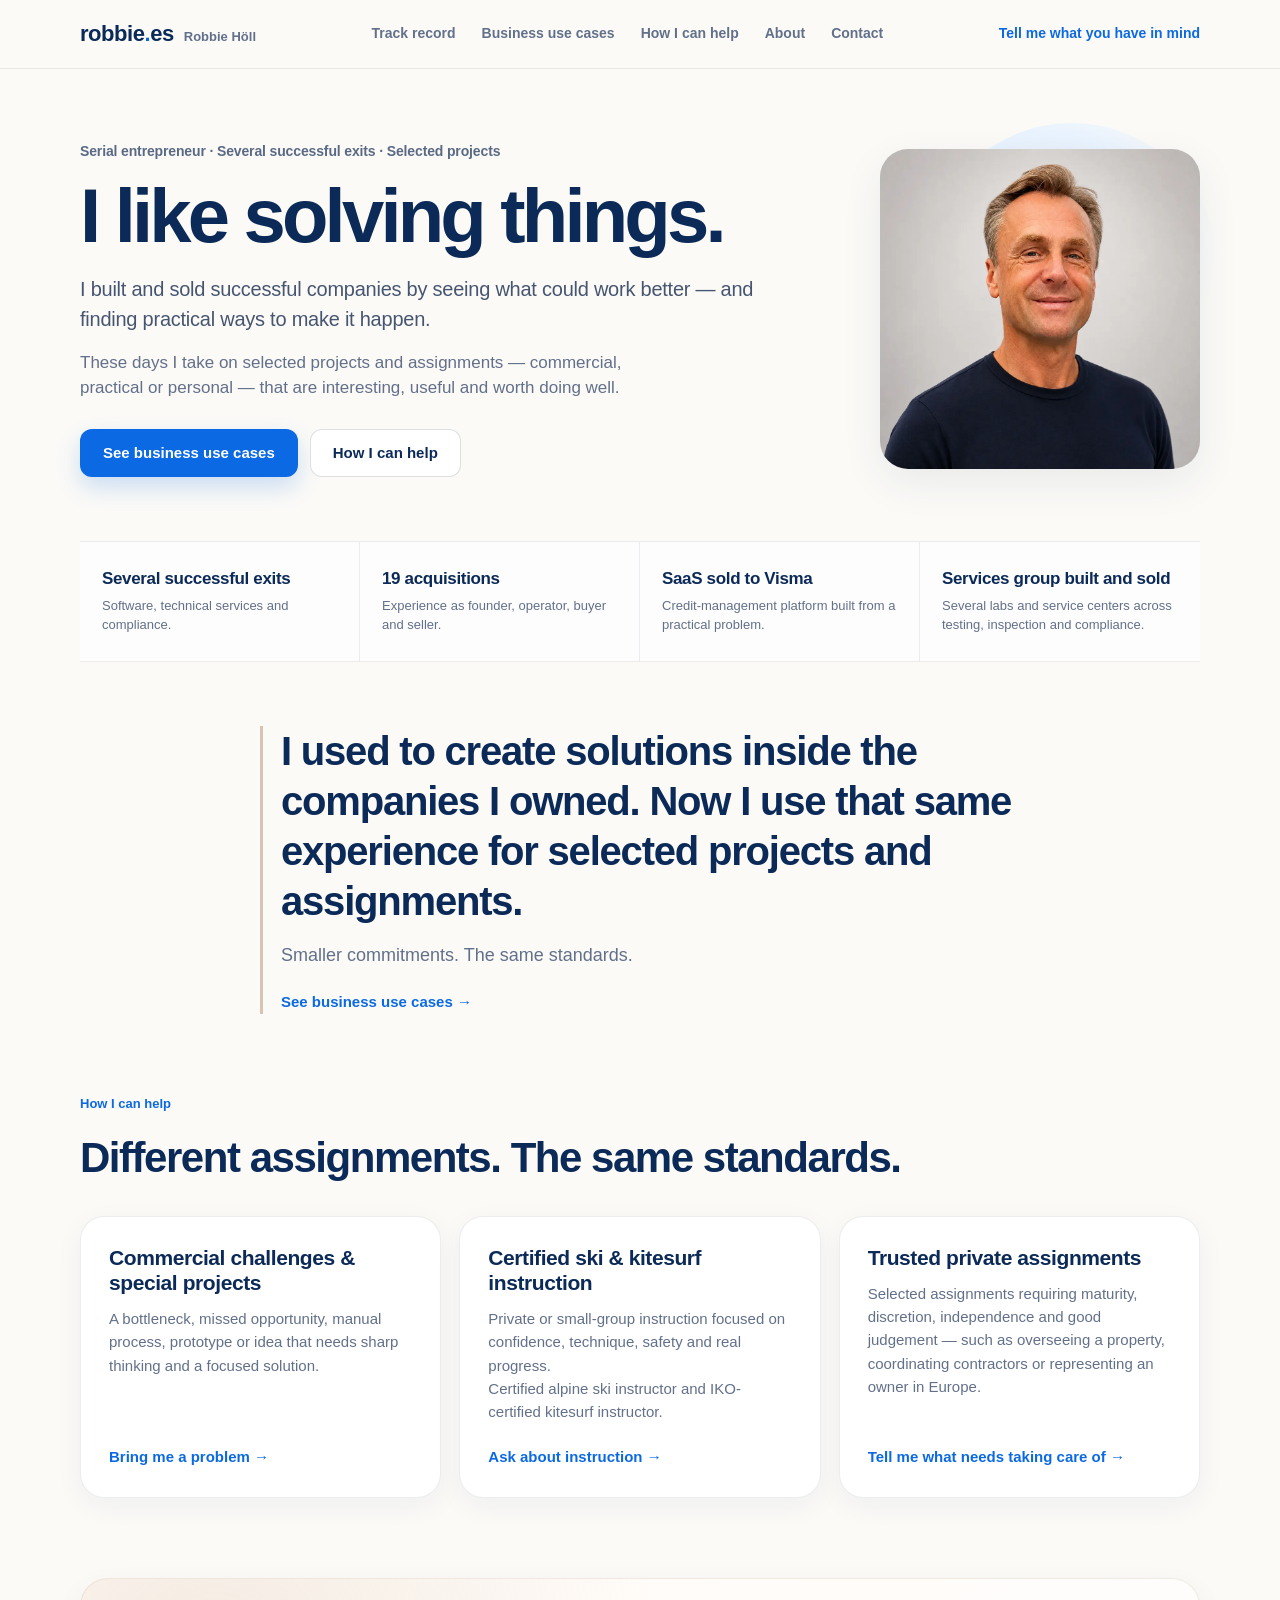
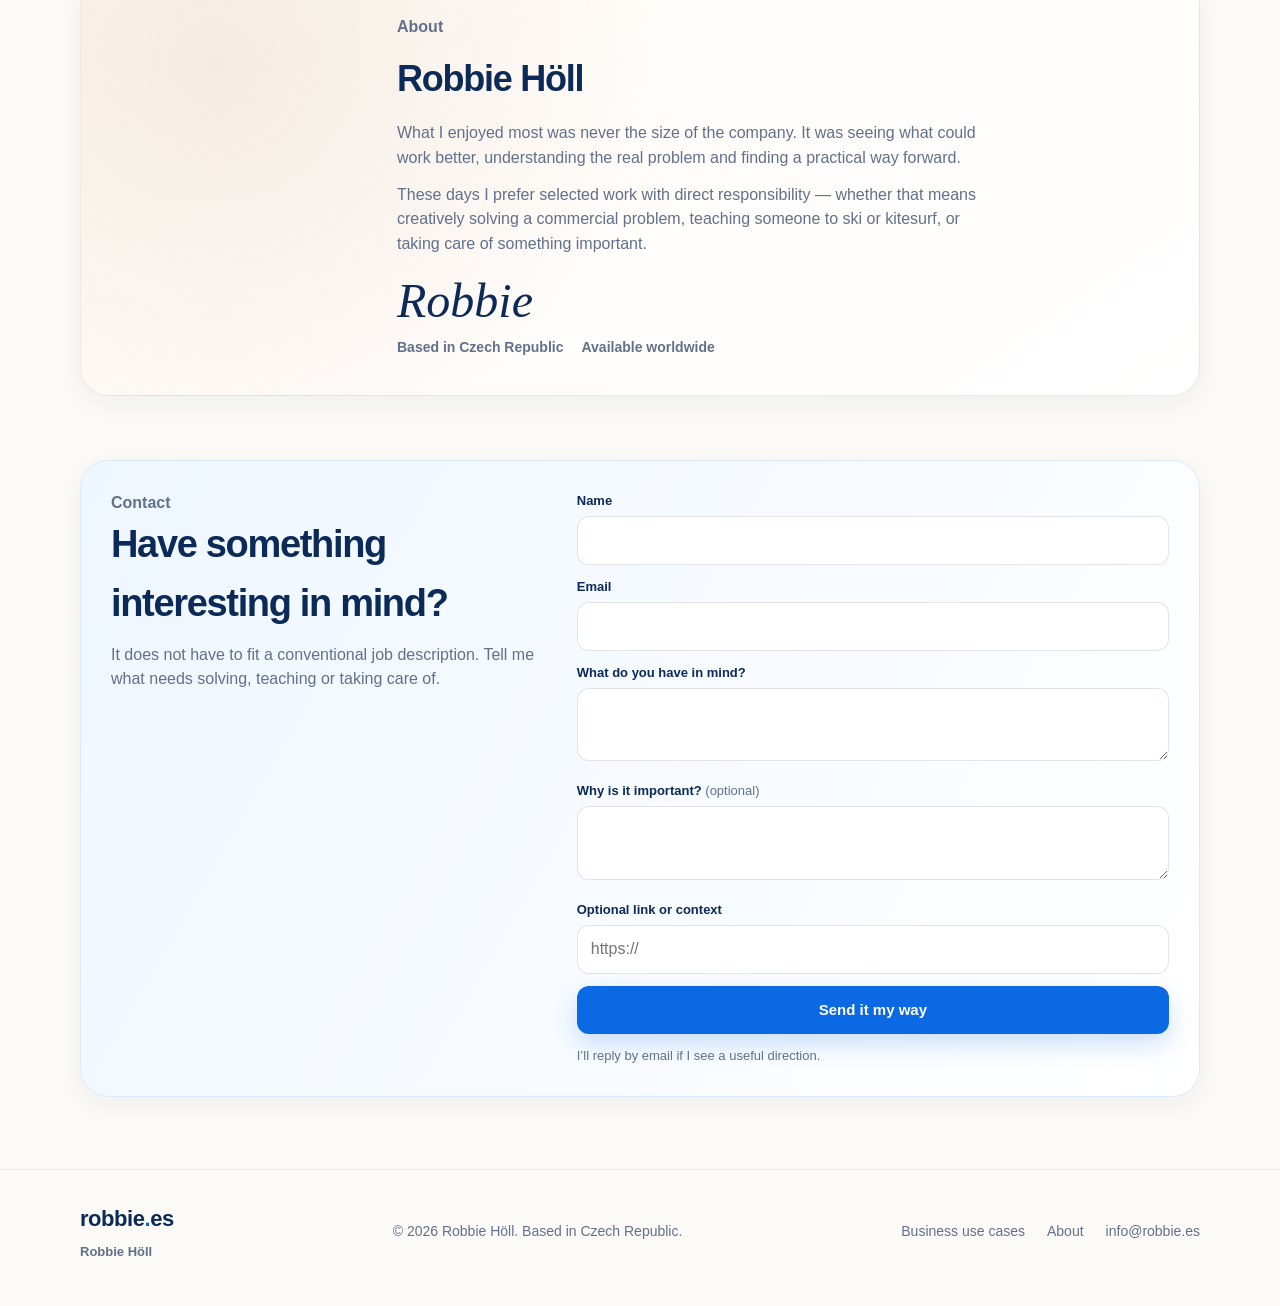
<file: index.html>
<!doctype html>
<html lang="en">
<head>
  <meta charset="utf-8">
  <meta name="viewport" content="width=device-width, initial-scale=1">
  <meta name="description" content="Robbie Höll — successful serial entrepreneur. Selected projects and assignments: commercial, practical and personal.">
  <meta http-equiv="Cache-Control" content="no-cache, no-store, must-revalidate">
  <title>Robbie Höll — I like solving things</title>
  <link rel="stylesheet" href="css/home.css?v=20260731b">
  <link rel="icon" href="favicon.svg" type="image/svg+xml">
  <link rel="preload" as="image" href="assets/robbie-portrait-980.webp" type="image/webp">
</head>
<body>

<header>
  <div class="container nav">
    <div class="brand-wrap">
      <a class="brand" href="index.html">robbie<span>.</span>es</a>
      <span class="full-name">Robbie Höll</span>
    </div>
    <nav class="nav-links" id="navLinks">
      <a href="#track-record">Track record</a>
      <a href="projects.html">Business use cases</a>
      <a href="#help">How I can help</a>
      <a href="#about">About</a>
      <a href="#contact">Contact</a>
    </nav>
    <a class="nav-cta" href="#contact">Tell me what you have in mind</a>
    <button class="menu-btn" aria-label="Open menu" onclick="toggleMenu()">☰</button>
  </div>
</header>

<main>
  <section class="hero">
    <div class="container hero-grid">
      <div class="hero-copy">
        <p class="hero-meta">Serial entrepreneur · Several successful exits · Selected projects</p>
        <h1>I like solving things.</h1>
        <p class="lead">I built and sold successful companies by seeing what could work better — and finding practical ways to make it happen.</p>
        <p class="note">These days I take on selected projects and assignments — commercial, practical or personal — that are interesting, useful and worth doing well.</p>
        <div class="hero-actions">
          <a class="btn btn-primary" href="projects.html">See business use cases</a>
          <a class="btn btn-secondary" href="#help">How I can help</a>
        </div>
      </div>
      <div class="portrait-wrap">
        <picture>
          <source
            type="image/webp"
            srcset="assets/robbie-portrait-640.webp 640w, assets/robbie-portrait-980.webp 980w, assets/robbie-portrait.webp 1254w"
            sizes="(max-width: 820px) 60vw, 320px">
          <img
            class="hero-photo"
            src="assets/robbie-portrait.jpg"
            width="320"
            height="320"
            alt="Robbie Höll"
            fetchpriority="high"
            decoding="async">
        </picture>
      </div>
    </div>
  </section>

  <section class="track" id="track-record">
    <div class="container track-grid">
      <div class="track-item">
        <strong>Several successful exits</strong>
        <span>Software, technical services and compliance.</span>
      </div>
      <div class="track-item">
        <strong>19 acquisitions</strong>
        <span>Experience as founder, operator, buyer and seller.</span>
      </div>
      <div class="track-item">
        <strong>SaaS sold to Visma</strong>
        <span>Credit-management platform built from a practical problem.</span>
      </div>
      <div class="track-item">
        <strong>Services group built and sold</strong>
        <span>Several labs and service centers across testing, inspection and compliance.</span>
      </div>
    </div>
  </section>

  <section class="transition">
    <div class="container transition-inner">
      <p class="transition-lead">I used to create solutions inside the companies I owned. Now I use that same experience for selected projects and assignments.</p>
      <p class="transition-sub">Smaller commitments. The same standards.</p>
      <a class="text-link" href="projects.html">See business use cases →</a>
    </div>
  </section>

  <section class="help" id="help">
    <div class="container">
      <div class="section-intro">
        <p class="kicker">How I can help</p>
        <h2>Different assignments. The same standards.</h2>
      </div>
      <div class="help-grid">
        <article class="help-card">
          <h3>Commercial challenges &amp; special projects</h3>
          <p>A bottleneck, missed opportunity, manual process, prototype or idea that needs sharp thinking and a focused solution.</p>
          <a class="text-link" href="#contact">Bring me a problem →</a>
        </article>
        <article class="help-card">
          <h3>Certified ski &amp; kitesurf instruction</h3>
          <p>Private or small-group instruction focused on confidence, technique, safety and real progress.</p>
          <p class="help-note">Certified alpine ski instructor and IKO-certified kitesurf instructor.</p>
          <a class="text-link" href="#contact">Ask about instruction →</a>
        </article>
        <article class="help-card">
          <h3>Trusted private assignments</h3>
          <p>Selected assignments requiring maturity, discretion, independence and good judgement — such as overseeing a property, coordinating contractors or representing an owner in Europe.</p>
          <a class="text-link" href="#contact">Tell me what needs taking care of →</a>
        </article>
      </div>
    </div>
  </section>

  <section class="about" id="about">
    <div class="container about-grid">
      <div class="about-photo-wrap">
        <picture>
          <source
            type="image/webp"
            srcset="assets/robbie-portrait-640.webp 640w, assets/robbie-portrait-980.webp 980w"
            sizes="(max-width: 820px) 200px, 240px">
          <img
            class="about-photo"
            src="assets/robbie-portrait.jpg"
            width="240"
            height="240"
            alt="Robbie Höll"
            loading="lazy"
            decoding="async">
        </picture>
      </div>
      <div class="about-copy">
        <p class="kicker">About</p>
        <h2>Robbie Höll</h2>
        <p>What I enjoyed most was never the size of the company. It was seeing what could work better, understanding the real problem and finding a practical way forward.</p>
        <p>These days I prefer selected work with direct responsibility — whether that means creatively solving a commercial problem, teaching someone to ski or kitesurf, or taking care of something important.</p>
        <div class="signature">Robbie</div>
        <div class="location">
          <span>Based in Czech Republic</span>
          <span>Available worldwide</span>
        </div>
      </div>
    </div>
  </section>

  <section class="contact" id="contact">
    <div class="container">
      <div class="contact-panel">
        <div class="contact-copy">
          <p class="kicker">Contact</p>
          <h2>Have something interesting in mind?</h2>
          <p>It does not have to fit a conventional job description. Tell me what needs solving, teaching or taking care of.</p>
        </div>
        <form class="form" id="problemForm" action="https://api.web3forms.com/submit" method="POST">
          <input type="hidden" name="access_key" value="f1d5eb19-cb3a-431c-a717-d96910f5c5bf">
          <input type="hidden" name="subject" value="Something interesting — robbie.es">
          <input type="checkbox" name="botcheck" class="botcheck" tabindex="-1" autocomplete="off">
          <div>
            <label for="name">Name</label>
            <input id="name" name="name" required>
          </div>
          <div>
            <label for="email">Email</label>
            <input id="email" name="email" type="email" required>
          </div>
          <div>
            <label for="idea">What do you have in mind?</label>
            <textarea id="idea" name="idea" required></textarea>
          </div>
          <div>
            <label for="importance">Why is it important? <span class="optional">(optional)</span></label>
            <textarea id="importance" name="importance" rows="2"></textarea>
          </div>
          <div>
            <label for="link">Optional link or context</label>
            <input id="link" name="link" type="text" inputmode="url" placeholder="https://">
          </div>
          <button class="btn btn-primary" type="submit" id="formSubmit">Send it my way</button>
          <div class="form-note" id="formStatus">I’ll reply by email if I see a useful direction.</div>
        </form>
      </div>
    </div>
  </section>
</main>

<footer>
  <div class="container footer-grid">
    <div>
      <a class="brand" href="index.html">robbie<span>.</span>es</a>
      <div class="full-name" style="margin-top:6px">Robbie Höll</div>
    </div>
    <span>© 2026 Robbie Höll. Based in Czech Republic.</span>
    <div class="footer-links">
      <a href="projects.html">Business use cases</a>
      <a href="#about">About</a>
      <a href="mailto:info@robbie.es">info@robbie.es</a>
    </div>
  </div>
</footer>

<script src="js/main.js?v=20260730j" defer></script>
</body>
</html>
</file>
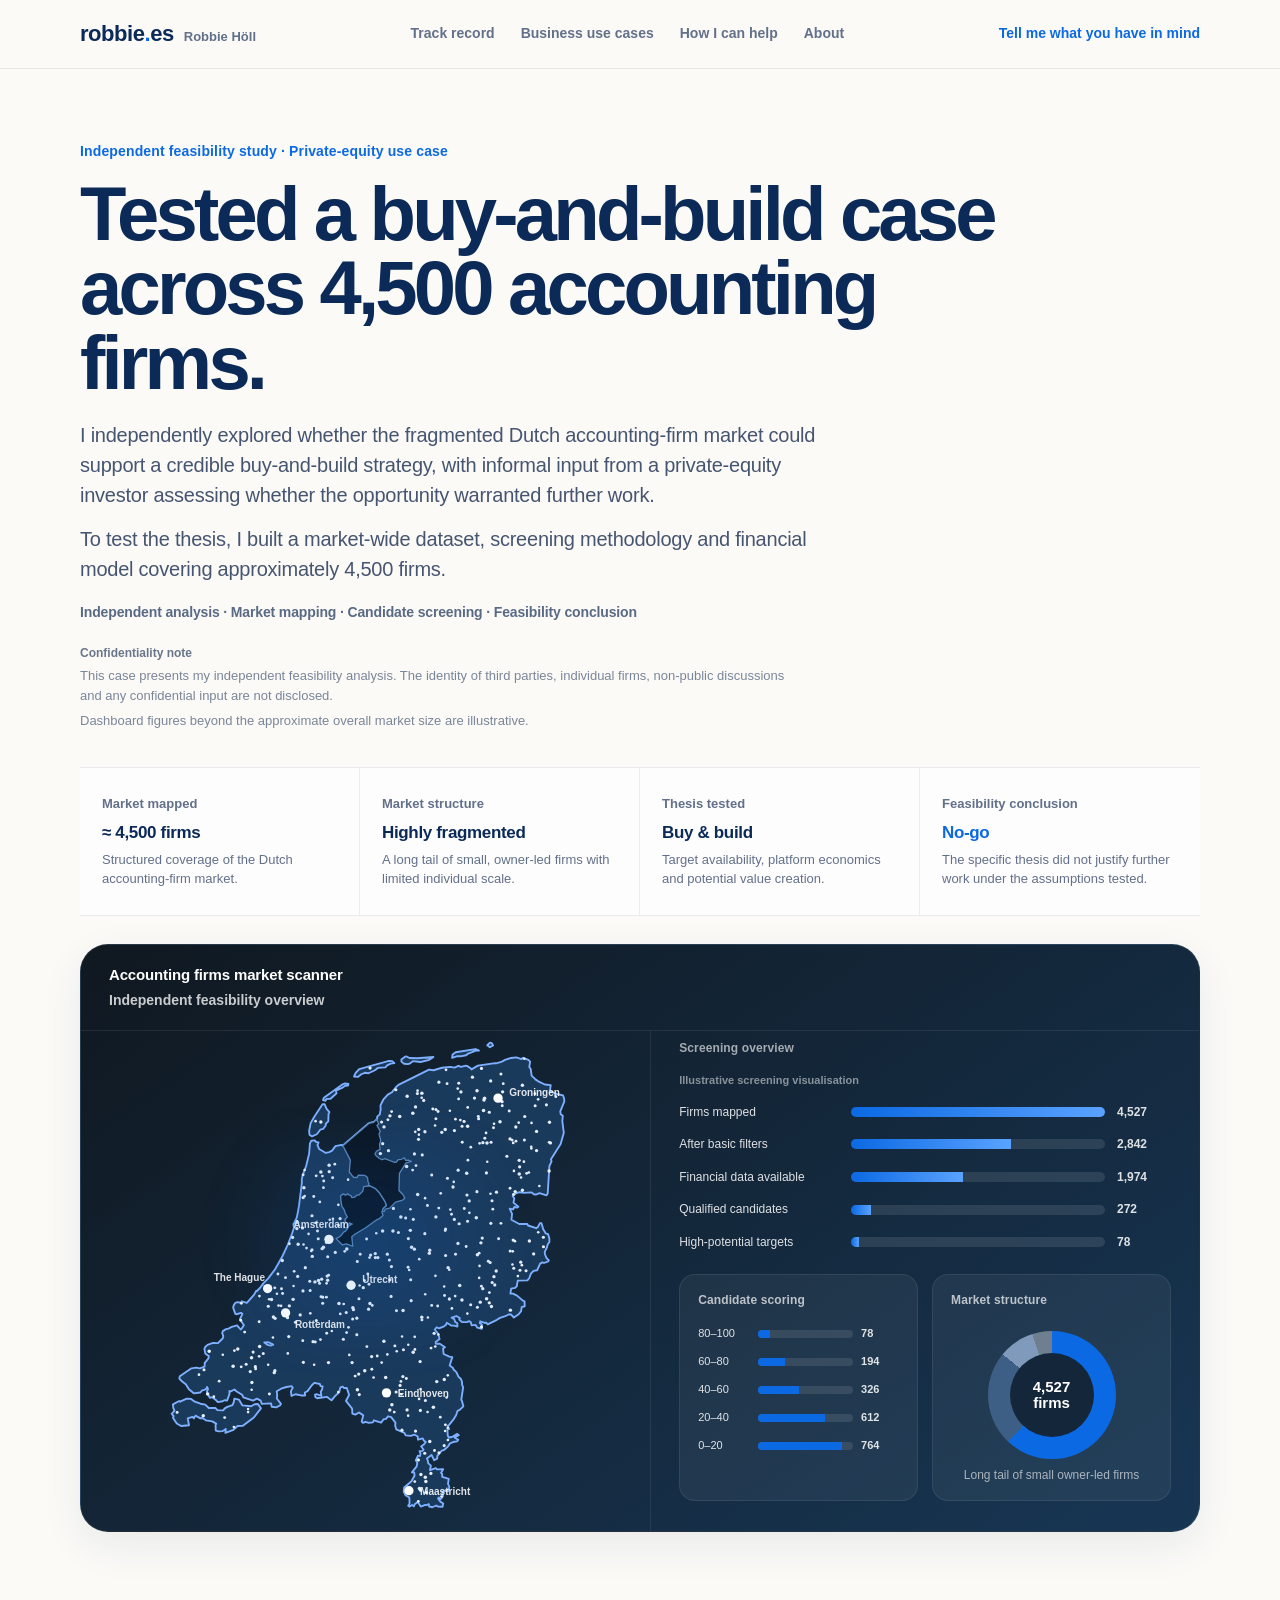
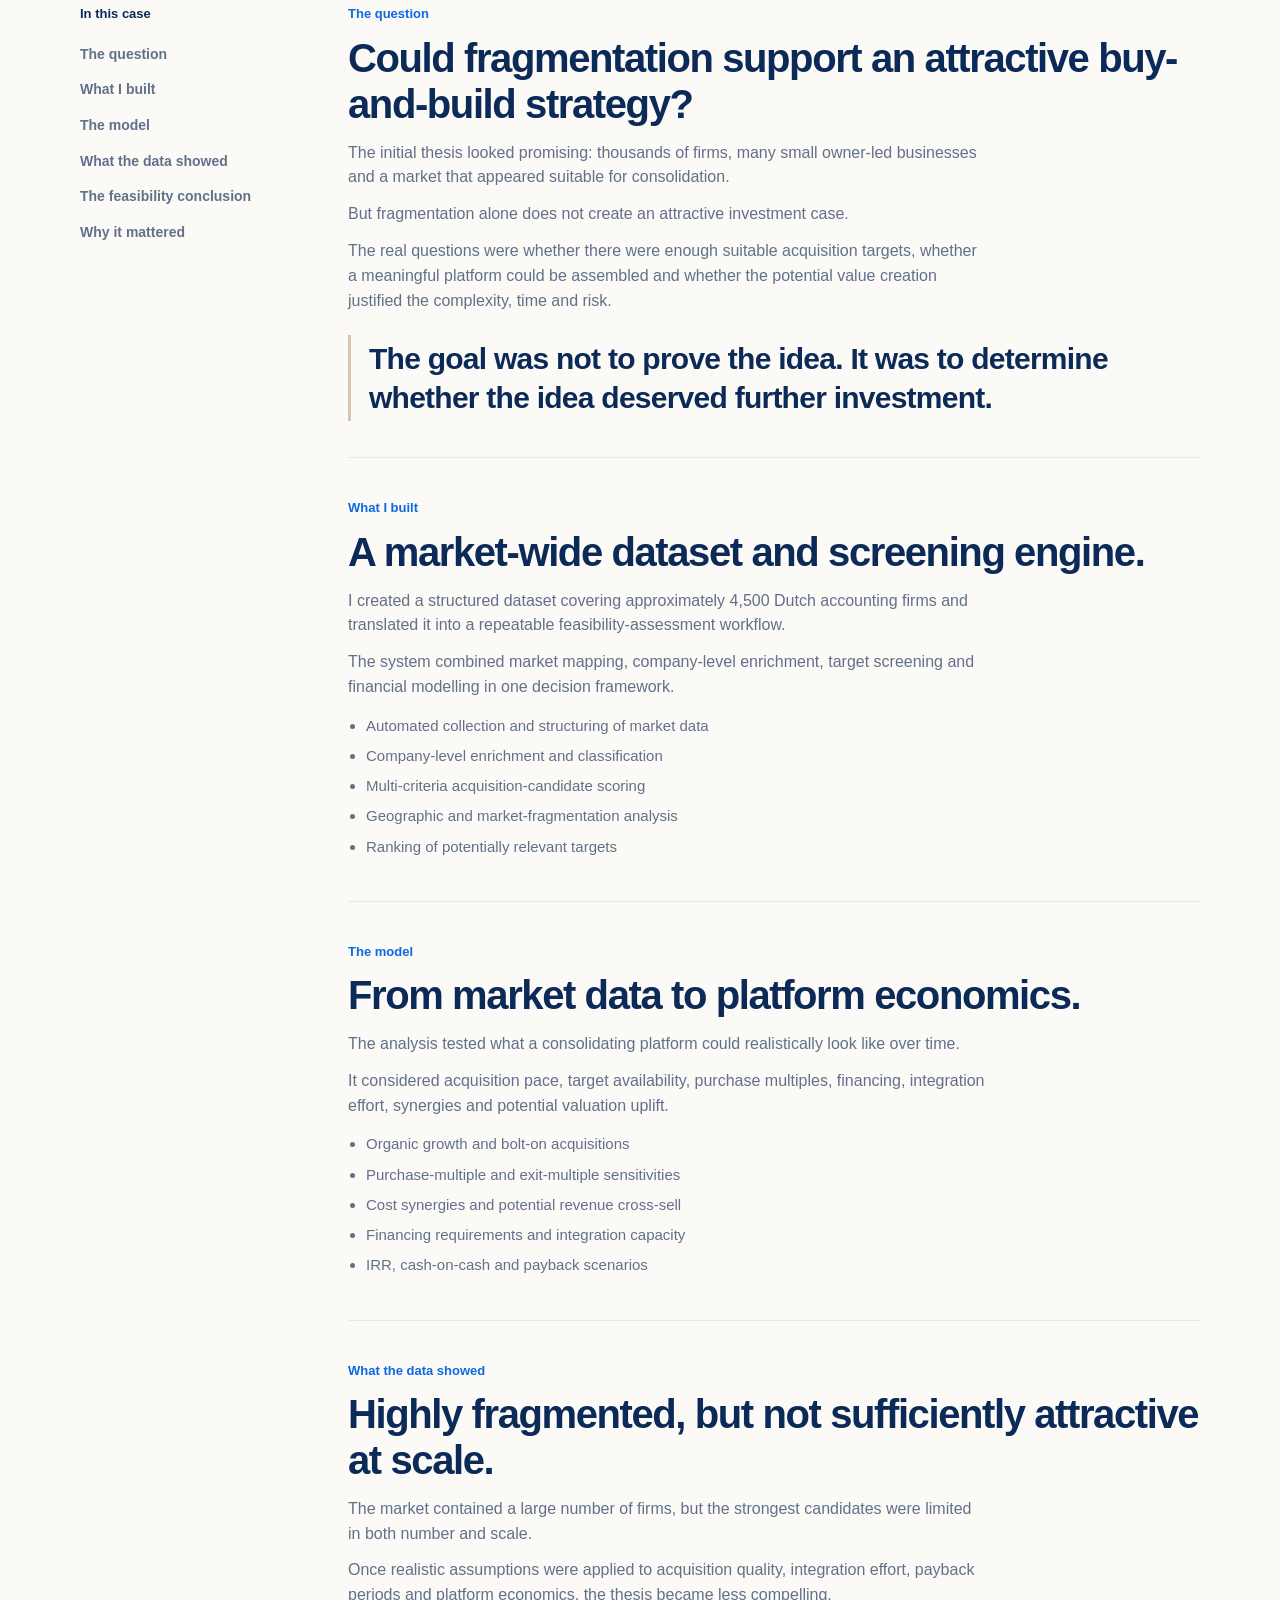
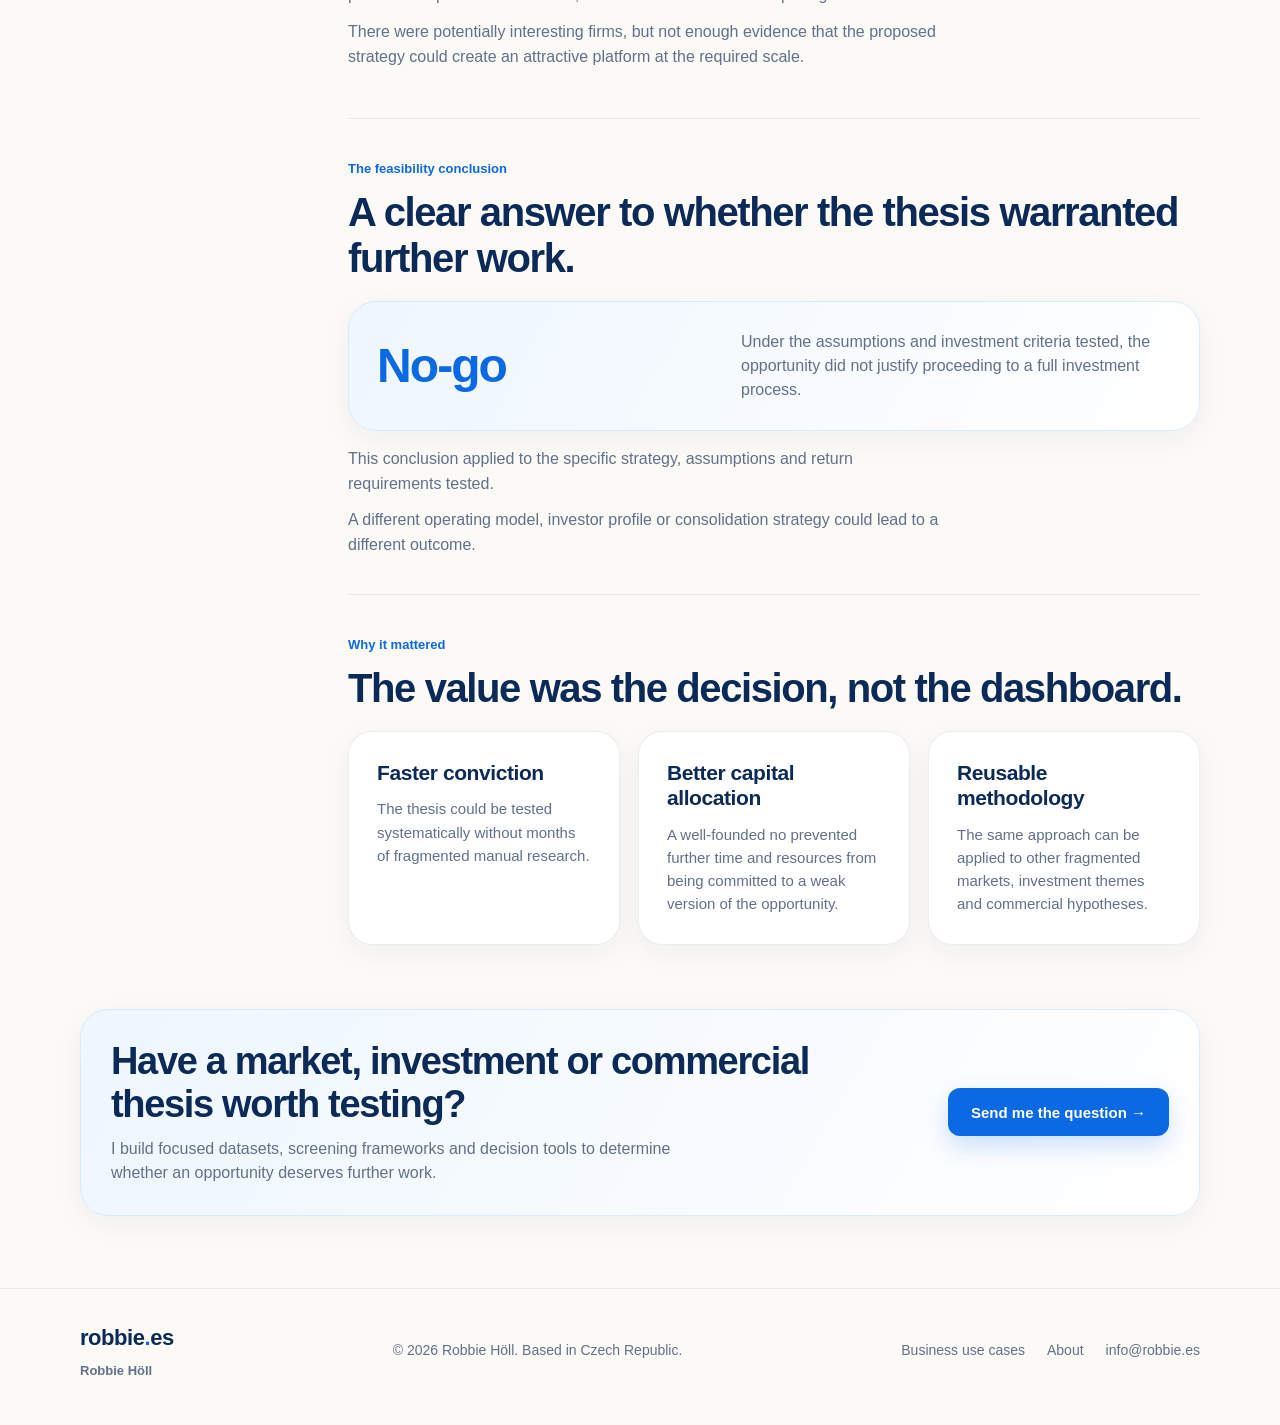
<file: accounting-firms/index.html>
<!doctype html>
<html lang="en">
<head>
  <meta charset="utf-8">
  <meta name="viewport" content="width=device-width, initial-scale=1">
  <meta name="description" content="Independent feasibility study by Robbie Höll: mapping approximately 4,500 Dutch accounting firms to test a buy-and-build thesis.">
  <meta name="robots" content="noindex, follow, noimageindex, max-image-preview:none">
  <title>Business use case — Accounting firms buy-and-build</title>
  <link rel="stylesheet" href="../css/home.css?v=20260801b">
  <link rel="icon" href="../favicon.svg" type="image/svg+xml">
  <style>
    /* Case content aligned to homepage language */
    .case-hero{padding:72px 0 28px}
    .case-hero .eyebrow{
      margin:0 0 14px;
      color:var(--blue);
      font-size:14px;
      font-weight:700;
      letter-spacing:.01em;
    }
    .case-hero h1{
      max-width:920px;
      margin:0;
      font-size:clamp(48px,6vw,76px);
      line-height:.98;
      letter-spacing:-.05em;
      font-weight:700;
      color:var(--navy);
    }
    .case-hero .hero-copy{
      max-width:740px;
      margin:20px 0 0;
      color:#465570;
      font-size:20px;
      line-height:1.5;
      letter-spacing:-.012em;
    }
    .case-hero .hero-meta{
      margin:18px 0 0;
      max-width:40em;
      color:#5a6a84;
      font-size:14px;
      font-weight:600;
      letter-spacing:-.01em;
      line-height:1.45;
    }

    /* Summary = homepage track-record strip */
    .summary{
      display:grid;
      grid-template-columns:repeat(4,minmax(0,1fr));
      margin:8px 0 28px;
      border-top:1px solid var(--line);
      border-bottom:1px solid var(--line);
      background:rgba(255,255,255,.72);
    }
    .summary-card{
      padding:26px 22px;
      border-right:1px solid var(--line);
      min-height:0;
      background:transparent;
      box-shadow:none;
      border-radius:0;
      border-top:0;
      border-bottom:0;
      border-left:0;
    }
    .summary-card:last-child{border-right:0}
    .summary-card small{
      display:block;
      color:var(--secondary);
      font-size:13px;
      margin-bottom:8px;
      font-weight:600;
    }
    .summary-card strong{
      display:block;
      color:var(--navy);
      font-size:17px;
      line-height:1.25;
      letter-spacing:-.02em;
      font-weight:700;
    }
    .summary-card p{
      margin:8px 0 0;
      color:var(--secondary);
      font-size:13px;
      line-height:1.45;
    }
    .summary-card strong.is-result{color:var(--blue)}

    .case-hero .hero-copy + .hero-copy{margin-top:14px}
    .confidentiality-note{
      margin:22px 0 0;
      max-width:720px;
      padding:0;
      color:#7a8699;
      font-size:13px;
      line-height:1.5;
    }
    .confidentiality-note strong{
      display:block;
      margin-bottom:4px;
      color:#6a768a;
      font-size:12px;
      font-weight:650;
    }
    .confidentiality-note p{margin:0 0 6px}
    .confidentiality-note p:last-child{margin-bottom:0}
    .dashboard-note{
      margin:14px 0 0;
      color:rgba(255,255,255,.5);
      font-size:11px;
      font-weight:600;
    }
    .result-box{
      margin-top:14px;
      padding:16px 18px;
      border-radius:16px;
      border:1px solid rgba(255,255,255,.12);
      background:rgba(255,255,255,.06);
    }
    .result-box small{
      display:block;
      color:rgba(255,255,255,.65);
      font-size:11px;
      font-weight:650;
      margin-bottom:6px;
    }
    .result-box strong{
      display:block;
      font-size:30px;
      line-height:1;
      letter-spacing:-.04em;
      margin-bottom:6px;
    }
    .result-box p{
      margin:0;
      color:rgba(255,255,255,.72);
      font-size:13px;
      line-height:1.45;
    }
    .decision-nuance{
      margin:16px 0 0;
      max-width:40em;
      color:var(--secondary);
      font-size:15px;
      line-height:1.55;
    }
    .decision-nuance p{margin:0 0 10px}
    .decision-nuance p:last-child{margin-bottom:0}

    /* Overview = projects dark visual language */
    .overview{
      overflow:hidden;
      border-radius:28px;
      background:linear-gradient(145deg,#101820,#173654);
      color:#fff;
      box-shadow:var(--shadow);
      border:1px solid rgba(255,255,255,.08);
    }
    .overview-head{
      display:flex;
      align-items:flex-start;
      padding:18px 28px;
      border-bottom:1px solid rgba(255,255,255,.08);
    }
    .overview-titles{display:grid;gap:4px}
    .overview-head strong{
      font-size:15px;
      font-weight:650;
      letter-spacing:-.01em;
    }
    .overview-head .overview-coverage{
      color:rgba(255,255,255,.78);
      font-size:14px;
      font-weight:650;
    }
    .overview-grid{
      display:grid;
      grid-template-columns:1.02fr .98fr;
      align-items:start;
    }
    .map-col{
      padding:8px 12px 20px 16px;
      border-right:1px solid rgba(255,255,255,.08);
    }
    .panel-label{
      color:rgba(255,255,255,.62);
      font-size:12px;
      font-weight:650;
      letter-spacing:.01em;
    }
    .map-stage{
      margin-top:0;
      min-height:0;
      display:grid;
      place-items:start center;
      position:relative;
    }
    .map-stage svg{width:100%;max-width:400px;display:block;margin:0 auto}
    .nl-main,.nl-island{fill:#1a3a5c;stroke:#7eb0ff;stroke-width:2;stroke-linejoin:round}
    .nl-water{fill:#0b1622;stroke:#5a87b8;stroke-width:1.4;stroke-linejoin:round}
    .dot{fill:#eaf2ff;opacity:.98}
    .city{fill:#ffffff}
    .city-label{fill:rgba(255,255,255,.88);font-size:10.8px;font-weight:650}
    .map-glow{
      position:absolute;
      inset:20% 15% auto 15%;
      height:45%;
      background:radial-gradient(circle, rgba(11,105,227,.16), transparent 70%);
      pointer-events:none;
      filter:blur(18px);
    }

    .data-col{padding:8px 28px 24px}
    .bars{display:grid;gap:14px;margin-top:14px}
    .bar-row{
      display:grid;
      grid-template-columns:160px 1fr 54px;
      gap:12px;
      align-items:center;
      color:rgba(255,255,255,.86);
      font-size:12px;
    }
    .bar-row strong{font-weight:700}
    .bar-track{
      height:10px;
      overflow:hidden;
      border-radius:999px;
      background:rgba(255,255,255,.1);
    }
    .bar-fill{
      height:100%;
      background:linear-gradient(90deg,#0b69e3,#5aa2ff);
    }
    .cards-2{
      display:grid;
      grid-template-columns:1fr 1fr;
      gap:14px;
      margin-top:22px;
    }
    .mini-card{
      min-height:0;
      padding:16px 18px;
      border-radius:16px;
      background:rgba(255,255,255,.055);
      border:1px solid rgba(255,255,255,.08);
    }
    .mini-card h3{
      margin:0;
      color:rgba(255,255,255,.7);
      font-size:12px;
      font-weight:650;
      letter-spacing:.01em;
    }
    .score-list{display:grid;gap:11px;margin-top:16px}
    .score-row{
      display:grid;
      grid-template-columns:52px 1fr 38px;
      gap:8px;
      align-items:center;
      font-size:11px;
      color:rgba(255,255,255,.86);
    }
    .score-track{
      height:8px;
      background:rgba(255,255,255,.1);
      border-radius:999px;
      overflow:hidden;
    }
    .score-fill{height:100%;background:#0b69e3}
    .donut{
      position:relative;
      width:128px;height:128px;
      margin:22px auto 8px;
      border-radius:50%;
      background:conic-gradient(#0b69e3 0 62%, #3d5f86 62% 86%, #7f9aba 86% 95%, rgba(255,255,255,.35) 95%);
    }
    .donut::after{
      content:"4,527\A firms";
      white-space:pre;
      position:absolute;
      inset:22px;
      border-radius:50%;
      background:#14263a;
      display:grid;
      place-items:center;
      text-align:center;
      font-weight:700;
      line-height:1.1;
      font-size:15px;
      color:#fff;
    }
    .donut-caption{
      margin:0;
      text-align:center;
      color:rgba(255,255,255,.62);
      font-size:12px;
      line-height:1.4;
    }

    .story{
      display:grid;
      grid-template-columns:220px 1fr;
      gap:48px;
      padding:72px 0 64px;
    }
    .story-nav{
      position:sticky;
      top:92px;
      align-self:start;
      padding:0;
      border:0;
      background:transparent;
    }
    .story-nav strong{
      display:block;
      margin-bottom:12px;
      color:var(--navy);
      font-size:13px;
      font-weight:700;
    }
    .story-nav a{
      display:block;
      padding:7px 0;
      color:var(--secondary);
      font-size:14px;
      font-weight:580;
    }
    .story-nav a:hover{color:var(--navy)}

    .story-content{display:grid;gap:40px}
    .case-section{
      padding-bottom:36px;
      border-bottom:1px solid var(--line);
    }
    .case-section:last-child{border-bottom:0;padding-bottom:0}
    .case-section .kicker{
      margin:0 0 10px;
      color:var(--blue);
      font-size:13px;
      font-weight:650;
      letter-spacing:0;
      text-transform:none;
    }
    .case-section h2{
      margin:0 0 14px;
      font-size:clamp(28px,3.6vw,40px);
      line-height:1.15;
      letter-spacing:-.035em;
      font-weight:700;
      color:var(--navy);
    }
    .case-section p{
      margin:0 0 12px;
      color:var(--secondary);
      font-size:16px;
      line-height:1.55;
      max-width:40em;
    }
    .case-section ul{
      margin:14px 0 0;
      padding-left:18px;
      color:var(--secondary);
      font-size:15px;
      line-height:1.55;
    }
    .case-section li{margin:7px 0}

    /* Quote = homepage transition accent */
    .quote{
      margin-top:22px;
      max-width:760px;
      padding:4px 0 4px 18px;
      border-left:3px solid var(--sand);
      border-radius:0;
      background:transparent;
      box-shadow:none;
      color:var(--navy);
      font-size:clamp(22px,2.6vw,30px);
      line-height:1.3;
      letter-spacing:-.025em;
      font-weight:700;
    }

    .decision{
      display:flex;
      justify-content:space-between;
      align-items:center;
      gap:24px;
      margin-top:20px;
      padding:28px;
      border-radius:28px;
      background:linear-gradient(120deg,#eef6ff,#fff);
      border:1px solid #dbeafb;
      box-shadow:0 8px 28px rgba(21,45,82,.05);
    }
    .decision strong{
      font-size:clamp(36px,5vw,48px);
      color:var(--blue);
      line-height:1;
      letter-spacing:-.04em;
      font-weight:700;
    }
    .decision span{
      max-width:430px;
      color:var(--secondary);
      font-size:16px;
      line-height:1.5;
    }

    .value-grid{
      display:grid;
      grid-template-columns:repeat(3,minmax(0,1fr));
      gap:18px;
      margin-top:20px;
    }
    .value{
      display:flex;
      flex-direction:column;
      padding:28px;
      border-radius:var(--radius);
      background:var(--surface);
      border:1px solid var(--line);
      box-shadow:0 8px 28px rgba(21,45,82,.05);
    }
    .value strong{
      display:block;
      margin-bottom:12px;
      color:var(--navy);
      font-size:21px;
      line-height:1.2;
      letter-spacing:-.02em;
      font-weight:700;
    }
    .value p{
      margin:0;
      font-size:15px;
      line-height:1.55;
      color:var(--secondary);
    }

    /* CTA = homepage contact panel */
    .case-cta{
      margin:0 0 72px;
      padding:30px;
      border-radius:28px;
      border:1px solid #dbeafb;
      background:linear-gradient(120deg,#eef6ff,#fff);
      box-shadow:0 8px 28px rgba(21,45,82,.05);
      display:grid;
      grid-template-columns:1fr auto;
      gap:28px;
      align-items:center;
    }
    .case-cta h2{
      margin:0 0 10px;
      color:var(--navy);
      font-size:clamp(28px,3.2vw,38px);
      line-height:1.15;
      letter-spacing:-.035em;
      font-weight:700;
    }
    .case-cta p{
      margin:0;
      color:var(--secondary);
      font-size:16px;
      line-height:1.5;
      max-width:36em;
    }

    @media (max-width: 980px){
      .summary{grid-template-columns:1fr 1fr}
      .summary-card:nth-child(2){border-right:0}
      .summary-card:nth-child(-n+2){border-bottom:1px solid var(--line)}
      .overview-grid{grid-template-columns:1fr}
      .map-col{border-right:0;border-bottom:1px solid rgba(255,255,255,.08)}
      .story{grid-template-columns:1fr}
      .story-nav{display:none}
    }
    @media (max-width: 650px){
      .case-hero{padding:48px 0 24px}
      .case-hero h1{font-size:46px}
      .case-hero .hero-copy{font-size:18px}
      .confidentiality-note{font-size:12px}
      .summary{grid-template-columns:1fr}
      .summary-card{
        border-right:0;
        border-bottom:1px solid var(--line);
        padding:18px 4px;
      }
      .summary-card:last-child{border-bottom:0}
      .bar-row{grid-template-columns:110px 1fr 44px}
      .cards-2{grid-template-columns:1fr}
      .value-grid{grid-template-columns:1fr}
      .decision{flex-direction:column;align-items:flex-start}
      .case-cta{grid-template-columns:1fr}
      .overview-head{align-items:flex-start}
    }
  </style>
</head>
<body>

<header>
  <div class="container nav">
    <div class="brand-wrap">
      <a class="brand" href="../index.html">robbie<span>.</span>es</a>
      <span class="full-name">Robbie Höll</span>
    </div>
    <nav class="nav-links" id="navLinks">
      <a href="../index.html#track-record">Track record</a>
      <a href="../projects.html">Business use cases</a>
      <a href="../index.html#help">How I can help</a>
      <a href="../index.html#about">About</a>
    </nav>
    <a class="nav-cta" href="../index.html#contact">Tell me what you have in mind</a>
    <button class="menu-btn" aria-label="Open menu" onclick="toggleMenu()">☰</button>
  </div>
</header>

<section class="case-hero">
  <div class="container">
    <div class="eyebrow">Independent feasibility study · Private-equity use case</div>
    <h1>Tested a buy-and-build case across 4,500 accounting firms.</h1>
    <p class="hero-copy">I independently explored whether the fragmented Dutch accounting-firm market could support a credible buy-and-build strategy, with informal input from a private-equity investor assessing whether the opportunity warranted further work.</p>
    <p class="hero-copy">To test the thesis, I built a market-wide dataset, screening methodology and financial model covering approximately 4,500 firms.</p>
    <p class="hero-meta">Independent analysis · Market mapping · Candidate screening · Feasibility conclusion</p>
    <div class="confidentiality-note">
      <strong>Confidentiality note</strong>
      <p>This case presents my independent feasibility analysis. The identity of third parties, individual firms, non-public discussions and any confidential input are not disclosed.</p>
      <p>Dashboard figures beyond the approximate overall market size are illustrative.</p>
    </div>
  </div>
</section>

<main class="container">
  <section class="summary" aria-label="Case summary">
    <article class="summary-card">
      <small>Market mapped</small>
      <strong>≈ 4,500 firms</strong>
      <p>Structured coverage of the Dutch accounting-firm market.</p>
    </article>
    <article class="summary-card">
      <small>Market structure</small>
      <strong>Highly fragmented</strong>
      <p>A long tail of small, owner-led firms with limited individual scale.</p>
    </article>
    <article class="summary-card">
      <small>Thesis tested</small>
      <strong>Buy & build</strong>
      <p>Target availability, platform economics and potential value creation.</p>
    </article>
    <article class="summary-card">
      <small>Feasibility conclusion</small>
      <strong class="is-result">No-go</strong>
      <p>The specific thesis did not justify further work under the assumptions tested.</p>
    </article>
  </section>

  <section class="overview" aria-label="Case overview dashboard">
    <div class="overview-head">
      <div class="overview-titles">
        <strong>Accounting firms market scanner</strong>
        <div class="overview-coverage">Independent feasibility overview</div>
      </div>
    </div>

    <div class="overview-grid">
      <div class="map-col">
        <div class="map-stage">
          <div class="map-glow"></div>
          <svg viewBox="0 0 430 508" role="img" aria-label="Kaart van Nederland met vestigingen van accountantskantoren">
  <path class="nl-main" d="M110.8 391.7 L100.8 392.3 L99.6 388.7 L95.7 386.6 L91.4 388.7 L81.0 385.3 L79.7 382.5 L73.4 378.7 L71.5 376.8 L66.9 379.1 L66.0 378.5 L66.1 381.7 L63.4 388.7 L60.6 388.3 L58.7 389.4 L53.6 390.3 L51.2 387.8 L47.4 385.1 L45.2 385.8 L42.4 381.6 L41.9 378.9 L43.0 376.4 L42.0 374.1 L41.7 374.4 L42.0 375.2 L39.9 376.9 L36.8 377.7 L34.8 380.0 L27.7 380.9 L22.5 376.6 L19.1 371.1 L15.2 368.2 L12.2 365.0 L12.7 362.5 L25.2 354.0 L30.3 353.2 L34.2 354.1 L39.3 352.2 L39.5 348.1 L43.5 343.3 L43.8 340.9 L40.2 338.3 L39.1 333.1 L40.2 330.8 L42.5 328.8 L48.4 326.7 L53.7 327.0 L58.9 321.7 L59.4 319.7 L58.3 316.0 L58.9 314.0 L62.4 311.9 L64.2 311.7 L68.5 309.4 L74.2 307.8 L78.1 312.3 L79.5 310.8 L81.6 307.8 L77.4 301.2 L80.0 295.5 L78.6 294.4 L73.5 295.9 L72.4 295.5 L70.1 289.1 L70.4 286.8 L72.4 283.6 L74.6 282.9 L78.8 283.4 L79.3 282.0 L84.8 283.6 L92.6 274.8 L94.7 270.9 L95.6 270.9 L98.8 267.7 L102.7 262.5 L107.3 257.9 L115.1 247.6 L118.5 241.7 L123.1 233.3 L128.2 222.5 L133.3 209.4 L135.4 202.9 L134.8 198.8 L140.3 197.7 L139.8 196.4 L135.8 197.5 L138.4 192.0 L139.6 186.3 L140.9 178.6 L143.9 154.7 L143.8 151.0 L144.8 146.0 L148.5 136.6 L151.7 123.4 L152.6 112.2 L154.1 109.3 L157.6 108.9 L159.4 110.7 L161.9 111.1 L160.7 114.1 L162.4 118.2 L169.7 122.5 L173.3 121.6 L176.4 120.0 L180.0 115.2 L186.5 113.8 L187.7 114.7 L215.5 90.8 L221.7 88.8 L224.8 85.8 L224.9 83.5 L227.7 81.0 L228.6 75.6 L228.4 71.4 L231.4 65.3 L236.3 59.8 L241.1 56.9 L245.0 51.9 L247.7 49.3 L280.6 33.0 L285.5 33.6 L294.6 30.9 L303.2 30.0 L308.0 30.7 L312.2 28.8 L313.7 29.5 L314.6 30.0 L319.5 28.8 L321.4 28.9 L325.4 31.4 L326.3 32.7 L333.1 28.6 L351.7 25.9 L352.6 26.3 L358.3 24.7 L362.2 22.4 L368.9 20.4 L374.4 19.7 L380.1 21.6 L381.8 20.2 L387.4 22.5 L389.3 24.3 L388.4 30.0 L389.9 32.2 L390.9 39.3 L395.0 43.4 L398.7 45.9 L405.1 48.9 L411.4 49.6 L410.7 55.1 L412.3 56.9 L419.2 59.4 L424.7 60.7 L425.9 64.4 L426.0 67.4 L421.7 77.9 L422.2 81.0 L424.4 82.6 L423.9 88.3 L425.5 100.8 L422.1 113.0 L411.7 129.4 L412.3 131.6 L410.0 136.6 L408.2 166.1 L406.8 168.1 L399.4 165.8 L395.5 167.2 L393.3 166.9 L390.9 164.9 L382.7 165.4 L377.8 164.7 L374.0 166.0 L370.5 169.0 L372.3 171.3 L371.4 175.9 L376.7 180.4 L375.1 181.3 L372.3 180.6 L371.1 183.1 L367.3 182.4 L369.9 188.1 L369.2 194.3 L377.6 198.9 L386.2 198.9 L387.1 200.5 L395.8 203.4 L397.9 201.8 L399.8 197.9 L401.5 198.0 L403.4 204.5 L406.0 208.9 L408.6 209.8 L410.0 214.4 L410.0 218.2 L408.3 220.7 L407.4 223.9 L405.0 228.9 L405.2 231.4 L406.8 235.3 L409.4 238.0 L408.8 239.0 L404.2 240.8 L402.5 240.1 L400.1 241.5 L396.8 248.6 L393.0 249.2 L390.1 252.2 L388.3 257.2 L386.3 259.5 L376.0 259.7 L374.9 265.8 L373.2 267.5 L368.9 268.4 L368.1 273.8 L370.9 273.8 L375.2 275.9 L381.5 281.3 L383.3 282.0 L383.5 287.3 L380.2 288.2 L379.6 292.5 L377.0 295.9 L371.8 299.4 L368.6 296.0 L366.0 296.2 L362.6 298.0 L356.9 299.8 L353.6 301.9 L343.6 306.7 L342.1 305.0 L339.7 305.0 L335.6 303.5 L335.3 305.5 L337.4 306.9 L337.3 311.5 L332.5 310.3 L330.6 307.4 L326.3 307.8 L325.5 304.4 L323.5 303.3 L321.5 304.4 L316.3 304.4 L313.0 301.7 L313.7 300.1 L310.0 297.8 L304.9 299.6 L307.8 301.2 L308.7 304.1 L311.1 305.5 L311.1 309.2 L307.7 308.2 L304.5 308.0 L299.7 305.0 L298.9 307.3 L296.8 308.9 L291.4 311.0 L288.8 309.9 L286.8 312.3 L290.5 316.9 L291.9 322.6 L287.7 325.8 L287.9 327.6 L292.2 327.6 L297.8 331.3 L295.7 332.7 L296.3 338.6 L302.5 341.5 L305.6 342.0 L302.8 351.1 L306.1 353.4 L307.2 355.6 L310.0 358.1 L312.2 363.0 L314.7 365.2 L316.1 368.6 L316.1 371.6 L317.3 374.4 L315.3 387.8 L316.2 389.6 L317.5 394.9 L313.6 398.7 L311.3 399.7 L309.7 404.4 L306.5 409.5 L302.2 414.9 L300.8 415.8 L302.2 419.3 L300.3 419.7 L300.8 426.5 L301.8 428.4 L305.2 427.9 L310.9 424.5 L312.6 425.9 L308.0 428.3 L312.0 430.9 L310.7 432.5 L306.6 433.2 L302.9 435.0 L301.1 437.9 L296.8 441.8 L293.9 442.9 L289.6 448.2 L289.3 451.1 L286.1 452.8 L283.3 447.1 L278.3 450.9 L279.4 453.4 L279.6 455.9 L282.6 458.7 L281.6 463.5 L287.9 461.2 L289.1 462.6 L295.8 462.5 L293.5 466.6 L294.7 467.5 L294.8 470.7 L301.8 473.0 L301.0 478.1 L302.5 481.9 L300.9 486.3 L296.6 485.6 L294.8 486.9 L295.5 491.5 L293.3 494.5 L291.1 492.9 L290.3 494.2 L293.1 497.6 L295.9 499.3 L295.1 502.9 L290.0 502.7 L288.4 501.5 L284.2 503.4 L280.8 502.6 L280.4 500.1 L277.9 501.1 L275.9 501.0 L271.7 502.6 L268.5 497.7 L265.2 500.1 L264.3 502.4 L262.2 501.0 L259.5 502.7 L258.2 501.7 L259.7 499.2 L259.4 492.9 L255.2 490.4 L253.4 486.5 L253.9 482.1 L261.7 475.5 L265.1 469.2 L264.6 466.0 L262.2 465.9 L267.3 459.4 L268.0 455.7 L266.4 453.0 L268.7 447.9 L270.9 448.4 L271.4 445.4 L270.4 443.0 L273.6 442.7 L274.7 441.3 L272.1 438.1 L275.3 435.7 L277.1 433.2 L274.9 431.6 L273.8 429.3 L268.7 430.7 L268.5 427.4 L265.1 425.4 L260.9 426.7 L255.5 426.1 L254.1 423.4 L245.4 419.7 L244.2 415.6 L244.5 412.4 L239.9 406.5 L236.5 405.6 L234.4 408.3 L231.8 408.8 L229.1 412.4 L221.3 409.9 L220.2 412.2 L215.9 412.6 L212.3 411.5 L209.5 412.6 L208.2 411.3 L209.9 404.6 L205.4 401.5 L201.3 403.8 L198.2 402.8 L197.9 397.3 L191.3 389.1 L194.7 382.6 L192.2 375.2 L189.0 375.2 L187.8 373.6 L185.4 374.4 L184.0 379.8 L179.5 383.9 L175.8 388.5 L171.1 384.8 L160.4 386.2 L158.5 385.1 L158.0 382.3 L160.2 381.9 L164.8 383.7 L164.2 379.1 L165.6 376.9 L166.2 373.4 L163.9 373.0 L163.3 370.9 L157.3 369.6 L154.4 372.5 L150.0 378.5 L147.1 380.0 L147.4 383.2 L143.1 383.2 L137.1 381.9 L132.7 383.7 L132.1 378.9 L134.1 374.8 L133.0 373.2 L127.4 374.1 L122.5 375.5 L116.9 378.7 L117.4 383.0 L117.0 386.4 L121.4 392.3 L120.3 394.0 L116.3 396.0 L111.5 395.3 Z"/>
  <path class="nl-island" d="M51.8 413.5 L47.5 411.1 L40.7 409.9 L36.8 407.4 L34.9 407.8 L29.5 404.9 L27.8 407.8 L26.4 406.3 L21.2 407.9 L22.6 415.2 L14.1 416.0 L9.4 413.3 L5.3 407.1 L6.1 405.3 L4.0 403.0 L7.0 399.6 L5.7 396.9 L5.3 392.8 L12.0 389.2 L13.0 389.9 L20.1 386.6 L24.8 386.9 L28.8 389.9 L34.9 392.1 L40.0 393.0 L43.9 396.7 L51.1 396.7 L53.1 398.9 L59.6 399.2 L60.6 397.4 L63.8 395.5 L69.3 393.7 L70.7 390.3 L71.3 386.6 L76.2 387.6 L80.0 393.9 L89.4 394.8 L93.1 392.6 L96.7 392.4 L99.9 397.1 L92.3 406.9 L80.5 415.8 L74.8 416.0 L69.7 420.6 L61.7 423.4 L62.1 419.3 L58.9 421.5 L54.6 421.8 L51.3 420.9 L51.1 415.2 Z"/>
  <path class="nl-island" d="M160.0 102.4 L154.8 104.7 L152.2 103.2 L151.7 98.8 L153.3 90.6 L157.1 83.8 L166.1 70.1 L168.3 70.1 L170.5 75.1 L173.5 78.7 L172.6 80.4 L172.3 88.6 L169.6 91.1 L169.6 92.9 L166.8 96.7 L163.7 97.5 Z"/>
  <path class="nl-island" d="M207.7 37.9 L204.4 40.7 L200.0 40.3 L201.6 36.8 L205.5 32.3 L237.6 23.6 L241.0 23.8 L243.4 25.9 L239.4 26.5 L235.6 28.4 L233.7 30.5 L225.5 31.1 L222.5 33.6 L215.5 36.8 L211.6 36.3 Z"/>
  <path class="nl-island" d="M250.9 24.3 L250.9 22.0 L254.8 19.0 L256.5 18.8 L259.5 20.4 L267.8 20.7 L285.3 19.3 L280.9 22.4 L271.5 24.7 L263.3 23.8 L260.4 26.1 L257.9 27.0 L253.8 26.6 Z"/>
  <path class="nl-island" d="M309.2 14.2 L330.6 10.8 L334.3 12.4 L329.8 12.6 L328.9 13.4 L322.8 15.6 L320.4 17.5 L314.4 18.6 L310.4 18.6 L305.4 20.2 L305.9 16.7 Z"/>
  <path class="nl-island" d="M167.6 63.2 L187.4 48.9 L190.5 47.8 L193.9 48.2 L193.7 50.0 L190.4 50.3 L187.1 52.6 L180.5 55.5 L181.2 58.3 L174.7 64.2 L170.4 64.4 L169.2 66.4 L166.6 65.7 Z"/>
  <path class="nl-island" d="M103.5 326.2 L108.2 326.0 L113.2 328.6 L110.3 329.7 L106.9 328.8 Z"/>
  <path class="nl-island" d="M348.1 4.5 L349.5 7.0 L346.0 8.8 L343.2 6.7 L346.1 4.0 Z"/>
  <path class="nl-water" d="M187.8 115.0 L188.9 116.3 L196.0 130.2 L194.9 143.0 L199.5 148.7 L203.2 148.9 L204.6 146.4 L211.7 146.7 L214.5 149.0 L215.0 153.5 L216.2 155.6 L214.9 157.8 L216.5 157.6 L223.0 160.8 L227.2 165.3 L233.4 175.1 L234.8 179.3 L231.6 181.8 L230.3 185.0 L232.5 185.6 L233.4 182.9 L238.3 181.8 L244.6 175.4 L252.2 173.1 L254.6 171.1 L252.4 167.2 L248.3 162.8 L248.8 144.4 L255.7 133.4 L261.5 131.6 L258.4 130.2 L255.5 130.5 L254.0 127.7 L251.1 129.3 L247.5 129.6 L245.5 132.3 L243.1 132.5 L233.1 128.6 L230.1 129.8 L227.0 128.2 L223.5 125.2 L222.5 123.4 L224.1 120.7 L228.0 118.7 L227.4 113.6 L228.7 109.1 L226.9 102.2 L228.1 99.1 L224.6 92.9 L226.5 91.5 L224.5 86.5 L221.1 89.5 L216.0 90.8 Z"/>
  <path class="nl-water" d="M216.9 158.0 L210.4 158.7 L209.3 163.8 L205.3 167.6 L202.6 168.1 L200.9 169.9 L197.5 170.4 L196.7 168.1 L194.6 167.8 L193.2 166.3 L190.9 167.8 L188.5 166.5 L185.6 168.6 L185.7 171.8 L186.9 179.9 L189.5 183.8 L190.7 187.7 L192.9 191.1 L190.0 194.3 L190.9 196.8 L188.8 199.8 L188.9 202.7 L193.0 203.0 L193.7 202.5 L193.7 200.4 L194.8 197.7 L198.1 198.9 L193.9 201.1 L193.8 202.3 L193.6 203.0 L190.9 206.6 L189.2 207.3 L185.0 212.3 L180.7 214.6 L187.6 221.4 L191.9 220.3 L198.6 222.8 L197.6 212.7 L201.2 209.6 L211.7 203.4 L224.8 194.1 L226.7 193.4 L231.1 189.8 L230.1 186.5 L230.2 185.0 L231.4 182.0 L234.6 179.0 L233.3 175.1 L227.1 165.3 L222.9 160.8 Z"/>
  <circle class="dot" cx="71.4" cy="335.0" r="1.48"/>
  <circle class="dot" cx="388.5" cy="217.1" r="1.81"/>
  <circle class="dot" cx="137.0" cy="304.5" r="1.63"/>
  <circle class="dot" cx="286.1" cy="316.4" r="1.76"/>
  <circle class="dot" cx="245.9" cy="335.6" r="1.4"/>
  <circle class="dot" cx="269.1" cy="497.0" r="1.48"/>
  <circle class="dot" cx="269.9" cy="386.9" r="1.45"/>
  <circle class="dot" cx="60.9" cy="407.0" r="1.54"/>
  <circle class="dot" cx="118.8" cy="286.6" r="1.41"/>
  <circle class="dot" cx="114.8" cy="267.5" r="1.53"/>
  <circle class="dot" cx="290.6" cy="317.6" r="1.39"/>
  <circle class="dot" cx="222.9" cy="235.0" r="1.71"/>
  <circle class="dot" cx="390.5" cy="115.8" r="1.42"/>
  <circle class="dot" cx="269.7" cy="102.8" r="1.38"/>
  <circle class="dot" cx="371.7" cy="246.4" r="1.63"/>
  <circle class="dot" cx="89.8" cy="342.6" r="1.87"/>
  <circle class="dot" cx="37.9" cy="405.0" r="1.9"/>
  <circle class="dot" cx="396.2" cy="99.4" r="1.78"/>
  <circle class="dot" cx="355.4" cy="214.8" r="1.57"/>
  <circle class="dot" cx="383.1" cy="108.6" r="1.62"/>
  <circle class="dot" cx="156.7" cy="169.3" r="1.55"/>
  <circle class="dot" cx="322.1" cy="93.7" r="1.89"/>
  <circle class="dot" cx="245.2" cy="379.4" r="1.63"/>
  <circle class="dot" cx="313.6" cy="265.1" r="1.9"/>
  <circle class="dot" cx="167.1" cy="159.8" r="1.49"/>
  <circle class="dot" cx="183.3" cy="200.3" r="1.44"/>
  <circle class="dot" cx="201.2" cy="362.4" r="1.59"/>
  <circle class="dot" cx="234.0" cy="364.0" r="1.87"/>
  <circle class="dot" cx="325.4" cy="285.7" r="1.62"/>
  <circle class="dot" cx="86.1" cy="397.7" r="1.37"/>
  <circle class="dot" cx="280.9" cy="230.3" r="1.87"/>
  <circle class="dot" cx="312.4" cy="64.4" r="1.51"/>
  <circle class="dot" cx="287.1" cy="93.0" r="1.36"/>
  <circle class="dot" cx="283.5" cy="286.4" r="1.56"/>
  <circle class="dot" cx="312.6" cy="47.6" r="1.6"/>
  <circle class="dot" cx="367.8" cy="227.9" r="1.64"/>
  <circle class="dot" cx="349.9" cy="95.4" r="1.59"/>
  <circle class="dot" cx="338.5" cy="111.4" r="1.77"/>
  <circle class="dot" cx="366.8" cy="77.4" r="1.58"/>
  <circle class="dot" cx="258.3" cy="328.7" r="1.35"/>
  <circle class="dot" cx="261.4" cy="281.3" r="1.68"/>
  <circle class="dot" cx="271.9" cy="468.2" r="1.78"/>
  <circle class="dot" cx="177.3" cy="193.3" r="1.42"/>
  <circle class="dot" cx="377.0" cy="89.9" r="1.37"/>
  <circle class="dot" cx="229.7" cy="347.9" r="1.44"/>
  <circle class="dot" cx="263.6" cy="336.8" r="1.89"/>
  <circle class="dot" cx="394.4" cy="58.8" r="1.52"/>
  <circle class="dot" cx="329.5" cy="63.5" r="1.77"/>
  <circle class="dot" cx="217.1" cy="284.3" r="1.83"/>
  <circle class="dot" cx="185.2" cy="295.5" r="1.42"/>
  <circle class="dot" cx="172.7" cy="253.9" r="1.54"/>
  <circle class="dot" cx="336.9" cy="265.7" r="1.5"/>
  <circle class="dot" cx="139.9" cy="220.6" r="1.8"/>
  <circle class="dot" cx="396.2" cy="119.9" r="1.75"/>
  <circle class="dot" cx="327.3" cy="41.0" r="1.79"/>
  <circle class="dot" cx="370.0" cy="108.6" r="1.48"/>
  <circle class="dot" cx="194.0" cy="310.0" r="1.48"/>
  <circle class="dot" cx="334.5" cy="230.2" r="1.49"/>
  <circle class="dot" cx="381.0" cy="49.7" r="1.87"/>
  <circle class="dot" cx="265.3" cy="475.8" r="1.48"/>
  <circle class="dot" cx="216.7" cy="235.0" r="1.46"/>
  <circle class="dot" cx="341.9" cy="101.0" r="1.47"/>
  <circle class="dot" cx="122.0" cy="268.5" r="1.53"/>
  <circle class="dot" cx="263.2" cy="79.9" r="1.88"/>
  <circle class="dot" cx="349.2" cy="182.9" r="1.52"/>
  <circle class="dot" cx="252.5" cy="362.8" r="1.72"/>
  <circle class="dot" cx="291.1" cy="181.8" r="1.58"/>
  <circle class="dot" cx="44.3" cy="335.7" r="1.88"/>
  <circle class="dot" cx="300.4" cy="149.6" r="1.64"/>
  <circle class="dot" cx="264.9" cy="225.9" r="1.79"/>
  <circle class="dot" cx="230.7" cy="206.4" r="1.85"/>
  <circle class="dot" cx="371.0" cy="216.2" r="1.69"/>
  <circle class="dot" cx="357.9" cy="37.6" r="1.63"/>
  <circle class="dot" cx="416.9" cy="62.0" r="1.55"/>
  <circle class="dot" cx="318.6" cy="88.7" r="1.45"/>
  <circle class="dot" cx="88.4" cy="357.5" r="1.71"/>
  <circle class="dot" cx="322.4" cy="130.3" r="1.52"/>
  <circle class="dot" cx="232.1" cy="324.9" r="1.84"/>
  <circle class="dot" cx="158.3" cy="325.7" r="1.55"/>
  <circle class="dot" cx="256.5" cy="137.1" r="1.85"/>
  <circle class="dot" cx="145.3" cy="170.4" r="1.74"/>
  <circle class="dot" cx="320.5" cy="223.1" r="1.53"/>
  <circle class="dot" cx="368.1" cy="291.5" r="1.82"/>
  <circle class="dot" cx="238.0" cy="237.6" r="1.62"/>
  <circle class="dot" cx="339.2" cy="76.8" r="1.88"/>
  <circle class="dot" cx="311.5" cy="53.3" r="1.45"/>
  <circle class="dot" cx="347.1" cy="198.2" r="1.64"/>
  <circle class="dot" cx="38.7" cy="355.6" r="1.65"/>
  <circle class="dot" cx="197.9" cy="347.8" r="1.76"/>
  <circle class="dot" cx="179.3" cy="134.6" r="1.51"/>
  <circle class="dot" cx="348.5" cy="261.8" r="1.71"/>
  <circle class="dot" cx="371.9" cy="141.8" r="1.42"/>
  <circle class="dot" cx="265.8" cy="99.8" r="1.42"/>
  <circle class="dot" cx="278.9" cy="179.1" r="1.59"/>
  <circle class="dot" cx="292.7" cy="406.5" r="1.5"/>
  <circle class="dot" cx="161.5" cy="214.7" r="1.63"/>
  <circle class="dot" cx="238.6" cy="82.6" r="1.82"/>
  <circle class="dot" cx="321.1" cy="144.4" r="1.88"/>
  <circle class="dot" cx="98.3" cy="276.3" r="1.48"/>
  <circle class="dot" cx="258.1" cy="245.4" r="1.57"/>
  <circle class="dot" cx="359.7" cy="56.8" r="1.79"/>
  <circle class="dot" cx="158.7" cy="197.7" r="1.55"/>
  <circle class="dot" cx="145.3" cy="146.0" r="1.53"/>
  <circle class="dot" cx="241.8" cy="206.4" r="1.86"/>
  <circle class="dot" cx="89.9" cy="377.0" r="1.36"/>
  <circle class="dot" cx="298.9" cy="33.1" r="1.51"/>
  <circle class="dot" cx="357.9" cy="198.2" r="1.54"/>
  <circle class="dot" cx="309.1" cy="231.5" r="1.59"/>
  <circle class="dot" cx="390.8" cy="90.2" r="1.38"/>
  <circle class="dot" cx="203.6" cy="377.0" r="1.87"/>
  <circle class="dot" cx="387.9" cy="143.5" r="1.46"/>
  <circle class="dot" cx="58.9" cy="339.4" r="1.39"/>
  <circle class="dot" cx="302.4" cy="248.1" r="1.43"/>
  <circle class="dot" cx="398.0" cy="207.7" r="1.39"/>
  <circle class="dot" cx="219.1" cy="355.1" r="1.57"/>
  <circle class="dot" cx="235.8" cy="231.3" r="1.76"/>
  <circle class="dot" cx="249.1" cy="83.3" r="1.89"/>
  <circle class="dot" cx="288.9" cy="368.3" r="1.81"/>
  <circle class="dot" cx="333.9" cy="85.6" r="1.66"/>
  <circle class="dot" cx="240.4" cy="78.0" r="1.52"/>
  <circle class="dot" cx="172.5" cy="347.9" r="1.78"/>
  <circle class="dot" cx="157.1" cy="350.2" r="1.4"/>
  <circle class="dot" cx="297.9" cy="421.4" r="1.37"/>
  <circle class="dot" cx="167.4" cy="152.6" r="1.59"/>
  <circle class="dot" cx="218.9" cy="341.4" r="1.71"/>
  <circle class="dot" cx="145.1" cy="270.8" r="1.72"/>
  <circle class="dot" cx="98.0" cy="303.9" r="1.6"/>
  <circle class="dot" cx="70.8" cy="417.1" r="1.41"/>
  <circle class="dot" cx="291.3" cy="444.9" r="1.65"/>
  <circle class="dot" cx="228.3" cy="123.2" r="1.85"/>
  <circle class="dot" cx="117.1" cy="273.9" r="1.37"/>
  <circle class="dot" cx="379.5" cy="148.9" r="1.43"/>
  <circle class="dot" cx="282.8" cy="332.3" r="1.56"/>
  <circle class="dot" cx="302.5" cy="279.5" r="1.76"/>
  <circle class="dot" cx="192.2" cy="225.7" r="1.86"/>
  <circle class="dot" cx="378.0" cy="137.4" r="1.71"/>
  <circle class="dot" cx="239.8" cy="276.7" r="1.67"/>
  <circle class="dot" cx="379.2" cy="239.9" r="1.73"/>
  <circle class="dot" cx="294.0" cy="491.8" r="1.37"/>
  <circle class="dot" cx="279.0" cy="401.0" r="1.41"/>
  <circle class="dot" cx="334.5" cy="256.8" r="1.37"/>
  <circle class="dot" cx="217.2" cy="31.2" r="1.75"/>
  <circle class="dot" cx="213.5" cy="215.0" r="1.54"/>
  <circle class="dot" cx="403.6" cy="223.3" r="1.7"/>
  <circle class="dot" cx="313.0" cy="198.6" r="1.71"/>
  <circle class="dot" cx="199.4" cy="291.0" r="1.75"/>
  <circle class="dot" cx="165.2" cy="258.2" r="1.78"/>
  <circle class="dot" cx="114.9" cy="356.6" r="1.74"/>
  <circle class="dot" cx="307.8" cy="194.0" r="1.73"/>
  <circle class="dot" cx="260.5" cy="205.7" r="1.84"/>
  <circle class="dot" cx="78.8" cy="284.2" r="1.59"/>
  <circle class="dot" cx="191.6" cy="294.1" r="1.63"/>
  <circle class="dot" cx="271.5" cy="376.3" r="1.36"/>
  <circle class="dot" cx="135.6" cy="249.8" r="1.48"/>
  <circle class="dot" cx="359.1" cy="67.4" r="1.76"/>
  <circle class="dot" cx="336.4" cy="219.1" r="1.81"/>
  <circle class="dot" cx="166.0" cy="147.4" r="1.49"/>
  <circle class="dot" cx="298.4" cy="204.2" r="1.68"/>
  <circle class="dot" cx="193.6" cy="151.2" r="1.4"/>
  <circle class="dot" cx="165.7" cy="225.4" r="1.82"/>
  <circle class="dot" cx="164.3" cy="89.2" r="1.79"/>
  <circle class="dot" cx="183.0" cy="379.5" r="1.36"/>
  <circle class="dot" cx="276.6" cy="471.2" r="1.87"/>
  <circle class="dot" cx="159.3" cy="147.1" r="1.53"/>
  <circle class="dot" cx="146.9" cy="168.8" r="1.47"/>
  <circle class="dot" cx="164.3" cy="142.9" r="1.9"/>
  <circle class="dot" cx="300.8" cy="361.6" r="1.37"/>
  <circle class="dot" cx="126.3" cy="256.6" r="1.53"/>
  <circle class="dot" cx="268.4" cy="167.1" r="1.89"/>
  <circle class="dot" cx="135.0" cy="265.5" r="1.35"/>
  <circle class="dot" cx="236.4" cy="86.7" r="1.61"/>
  <circle class="dot" cx="337.0" cy="309.5" r="1.77"/>
  <circle class="dot" cx="367.7" cy="160.4" r="1.57"/>
  <circle class="dot" cx="335.7" cy="282.9" r="1.81"/>
  <circle class="dot" cx="230.8" cy="112.5" r="1.72"/>
  <circle class="dot" cx="238.5" cy="258.9" r="1.8"/>
  <circle class="dot" cx="170.3" cy="277.5" r="1.58"/>
  <circle class="dot" cx="232.2" cy="94.5" r="1.81"/>
  <circle class="dot" cx="33.3" cy="360.9" r="1.45"/>
  <circle class="dot" cx="123.2" cy="273.6" r="1.55"/>
  <circle class="dot" cx="144.9" cy="324.3" r="1.54"/>
  <circle class="dot" cx="211.2" cy="259.4" r="1.43"/>
  <circle class="dot" cx="258.4" cy="214.6" r="1.72"/>
  <circle class="dot" cx="288.0" cy="85.7" r="1.61"/>
  <circle class="dot" cx="306.4" cy="159.1" r="1.76"/>
  <circle class="dot" cx="166.3" cy="277.5" r="1.68"/>
  <circle class="dot" cx="203.0" cy="300.1" r="1.74"/>
  <circle class="dot" cx="300.0" cy="48.0" r="1.57"/>
  <circle class="dot" cx="345.4" cy="78.7" r="1.7"/>
  <circle class="dot" cx="350.5" cy="91.1" r="1.43"/>
  <circle class="dot" cx="237.0" cy="120.1" r="1.78"/>
  <circle class="dot" cx="134.0" cy="213.3" r="1.72"/>
  <circle class="dot" cx="308.7" cy="276.3" r="1.46"/>
  <circle class="dot" cx="98.5" cy="330.5" r="1.86"/>
  <circle class="dot" cx="86.1" cy="401.1" r="1.43"/>
  <circle class="dot" cx="142.1" cy="296.7" r="1.75"/>
  <circle class="dot" cx="154.8" cy="226.6" r="1.68"/>
  <circle class="dot" cx="294.3" cy="100.3" r="1.73"/>
  <circle class="dot" cx="171.6" cy="259.4" r="1.82"/>
  <circle class="dot" cx="342.3" cy="144.0" r="1.71"/>
  <circle class="dot" cx="55.0" cy="367.8" r="1.5"/>
  <circle class="dot" cx="289.9" cy="287.0" r="1.54"/>
  <circle class="dot" cx="269.1" cy="452.5" r="1.83"/>
  <circle class="dot" cx="148.9" cy="224.8" r="1.41"/>
  <circle class="dot" cx="251.5" cy="420.5" r="1.7"/>
  <circle class="dot" cx="331.4" cy="192.2" r="1.87"/>
  <circle class="dot" cx="314.3" cy="87.1" r="1.49"/>
  <circle class="dot" cx="300.7" cy="418.0" r="1.36"/>
  <circle class="dot" cx="288.0" cy="191.3" r="1.78"/>
  <circle class="dot" cx="255.5" cy="192.5" r="1.61"/>
  <circle class="dot" cx="409.7" cy="142.0" r="1.86"/>
  <circle class="dot" cx="282.6" cy="467.0" r="1.75"/>
  <circle class="dot" cx="107.7" cy="350.1" r="1.38"/>
  <circle class="dot" cx="322.0" cy="196.0" r="1.62"/>
  <circle class="dot" cx="154.8" cy="190.0" r="1.73"/>
  <circle class="dot" cx="272.7" cy="63.2" r="1.42"/>
  <circle class="dot" cx="269.3" cy="107.9" r="1.69"/>
  <circle class="dot" cx="145.7" cy="220.9" r="1.37"/>
  <circle class="dot" cx="214.8" cy="252.7" r="1.55"/>
  <circle class="dot" cx="384.9" cy="249.2" r="1.68"/>
  <circle class="dot" cx="293.2" cy="165.9" r="1.47"/>
  <circle class="dot" cx="173.2" cy="135.8" r="1.86"/>
  <circle class="dot" cx="371.4" cy="167.1" r="1.52"/>
  <circle class="dot" cx="394.7" cy="71.8" r="1.62"/>
  <circle class="dot" cx="219.6" cy="286.4" r="1.48"/>
  <circle class="dot" cx="215.6" cy="290.4" r="1.71"/>
  <circle class="dot" cx="250.4" cy="368.1" r="1.49"/>
  <circle class="dot" cx="281.4" cy="432.6" r="1.88"/>
  <circle class="dot" cx="322.2" cy="73.6" r="1.51"/>
  <circle class="dot" cx="345.4" cy="283.6" r="1.8"/>
  <circle class="dot" cx="347.3" cy="111.0" r="1.64"/>
  <circle class="dot" cx="259.3" cy="248.3" r="1.43"/>
  <circle class="dot" cx="225.6" cy="235.0" r="1.74"/>
  <circle class="dot" cx="334.9" cy="243.9" r="1.4"/>
  <circle class="dot" cx="296.9" cy="266.0" r="1.39"/>
  <circle class="dot" cx="114.2" cy="358.7" r="1.76"/>
  <circle class="dot" cx="374.1" cy="109.8" r="1.53"/>
  <circle class="dot" cx="356.9" cy="88.9" r="1.9"/>
  <circle class="dot" cx="311.9" cy="141.0" r="1.69"/>
  <circle class="dot" cx="91.5" cy="336.6" r="1.63"/>
  <circle class="dot" cx="245.6" cy="292.2" r="1.59"/>
  <circle class="dot" cx="337.0" cy="31.6" r="1.68"/>
  <circle class="dot" cx="179.8" cy="229.4" r="1.69"/>
  <circle class="dot" cx="377.5" cy="130.4" r="1.78"/>
  <circle class="dot" cx="338.4" cy="268.4" r="1.76"/>
  <circle class="dot" cx="256.2" cy="364.9" r="1.56"/>
  <circle class="dot" cx="177.0" cy="149.1" r="1.58"/>
  <circle class="dot" cx="364.3" cy="126.1" r="1.67"/>
  <circle class="dot" cx="290.3" cy="78.0" r="1.58"/>
  <circle class="dot" cx="307.2" cy="153.6" r="1.36"/>
  <circle class="dot" cx="188.5" cy="322.8" r="1.69"/>
  <circle class="dot" cx="166.3" cy="284.1" r="1.66"/>
  <circle class="dot" cx="304.8" cy="188.4" r="1.52"/>
  <circle class="dot" cx="342.5" cy="279.2" r="1.89"/>
  <circle class="dot" cx="158.6" cy="88.3" r="1.4"/>
  <circle class="dot" cx="162.9" cy="262.6" r="1.63"/>
  <circle class="dot" cx="276.1" cy="209.3" r="1.69"/>
  <circle class="dot" cx="250.3" cy="191.4" r="1.88"/>
  <circle class="dot" cx="382.6" cy="131.9" r="1.45"/>
  <circle class="dot" cx="337.8" cy="214.0" r="1.7"/>
  <circle class="dot" cx="377.6" cy="145.2" r="1.86"/>
  <circle class="dot" cx="305.2" cy="289.6" r="1.49"/>
  <circle class="dot" cx="281.4" cy="227.1" r="1.77"/>
  <circle class="dot" cx="318.5" cy="182.2" r="1.54"/>
  <circle class="dot" cx="286.5" cy="442.4" r="1.6"/>
  <circle class="dot" cx="340.3" cy="63.8" r="1.89"/>
  <circle class="dot" cx="70.0" cy="351.7" r="1.89"/>
  <circle class="dot" cx="138.5" cy="203.8" r="1.78"/>
  <circle class="dot" cx="261.9" cy="223.8" r="1.86"/>
  <circle class="dot" cx="266.6" cy="136.1" r="1.5"/>
  <circle class="dot" cx="298.4" cy="232.7" r="1.68"/>
  <circle class="dot" cx="111.3" cy="280.1" r="1.81"/>
  <circle class="dot" cx="273.3" cy="124.6" r="1.67"/>
  <circle class="dot" cx="118.2" cy="252.6" r="1.52"/>
  <circle class="dot" cx="205.0" cy="360.2" r="1.78"/>
  <circle class="dot" cx="223.9" cy="208.9" r="1.35"/>
  <circle class="dot" cx="299.5" cy="385.4" r="1.41"/>
  <circle class="dot" cx="271.4" cy="485.1" r="1.62"/>
  <circle class="dot" cx="276.5" cy="274.4" r="1.38"/>
  <circle class="dot" cx="213.8" cy="330.7" r="1.51"/>
  <circle class="dot" cx="160.7" cy="206.3" r="1.59"/>
  <circle class="dot" cx="112.8" cy="320.9" r="1.4"/>
  <circle class="dot" cx="242.3" cy="182.1" r="1.74"/>
  <circle class="dot" cx="399.2" cy="158.0" r="1.36"/>
  <circle class="dot" cx="370.3" cy="242.4" r="1.37"/>
  <circle class="dot" cx="130.5" cy="220.1" r="1.49"/>
  <circle class="dot" cx="240.7" cy="393.3" r="1.89"/>
  <circle class="dot" cx="152.8" cy="270.4" r="1.62"/>
  <circle class="dot" cx="205.3" cy="279.2" r="1.62"/>
  <circle class="dot" cx="154.0" cy="227.9" r="1.43"/>
  <circle class="dot" cx="205.6" cy="382.3" r="1.68"/>
  <circle class="dot" cx="383.0" cy="21.2" r="1.39"/>
  <circle class="dot" cx="128.8" cy="338.0" r="1.4"/>
  <circle class="dot" cx="333.6" cy="83.1" r="1.49"/>
  <circle class="dot" cx="260.9" cy="258.8" r="1.65"/>
  <circle class="dot" cx="323.8" cy="174.1" r="1.72"/>
  <circle class="dot" cx="311.7" cy="219.8" r="1.75"/>
  <circle class="dot" cx="272.9" cy="58.3" r="1.9"/>
  <circle class="dot" cx="158.0" cy="261.1" r="1.87"/>
  <circle class="dot" cx="139.4" cy="255.2" r="1.71"/>
  <circle class="dot" cx="115.1" cy="300.3" r="1.8"/>
  <circle class="dot" cx="183.8" cy="284.4" r="1.88"/>
  <circle class="dot" cx="277.8" cy="487.4" r="1.84"/>
  <circle class="dot" cx="345.5" cy="272.6" r="1.5"/>
  <circle class="dot" cx="271.3" cy="399.3" r="1.73"/>
  <circle class="dot" cx="155.9" cy="325.4" r="1.74"/>
  <circle class="dot" cx="373.9" cy="94.6" r="1.75"/>
  <circle class="dot" cx="409.7" cy="111.0" r="1.45"/>
  <circle class="dot" cx="359.3" cy="71.7" r="1.57"/>
  <circle class="dot" cx="94.2" cy="354.7" r="1.49"/>
  <circle class="dot" cx="134.5" cy="279.9" r="1.87"/>
  <circle class="dot" cx="335.0" cy="112.2" r="1.39"/>
  <circle class="dot" cx="49.3" cy="384.5" r="1.43"/>
  <circle class="dot" cx="206.0" cy="265.0" r="1.38"/>
  <circle class="dot" cx="316.3" cy="111.0" r="1.59"/>
  <circle class="dot" cx="291.2" cy="46.4" r="1.69"/>
  <circle class="dot" cx="192.0" cy="315.6" r="1.53"/>
  <circle class="dot" cx="147.6" cy="245.8" r="1.75"/>
  <circle class="dot" cx="185.0" cy="193.0" r="1.74"/>
  <circle class="dot" cx="276.0" cy="445.3" r="1.68"/>
  <circle class="dot" cx="274.9" cy="66.0" r="1.7"/>
  <circle class="dot" cx="266.1" cy="73.0" r="1.8"/>
  <circle class="dot" cx="373.2" cy="164.0" r="1.8"/>
  <circle class="dot" cx="340.6" cy="106.8" r="1.6"/>
  <circle class="dot" cx="406.8" cy="70.8" r="1.64"/>
  <circle class="dot" cx="297.3" cy="275.7" r="1.55"/>
  <circle class="dot" cx="203.5" cy="239.2" r="1.61"/>
  <circle class="dot" cx="332.6" cy="231.9" r="1.86"/>
  <circle class="dot" cx="268.3" cy="55.5" r="1.42"/>
  <circle class="dot" cx="266.1" cy="421.5" r="1.73"/>
  <circle class="dot" cx="172.4" cy="213.5" r="1.43"/>
  <circle class="dot" cx="307.9" cy="98.4" r="1.75"/>
  <circle class="dot" cx="381.0" cy="162.6" r="1.79"/>
  <circle class="dot" cx="152.4" cy="260.4" r="1.66"/>
  <circle class="dot" cx="279.4" cy="299.3" r="1.36"/>
  <circle class="dot" cx="42.6" cy="381.5" r="1.87"/>
  <circle class="dot" cx="378.4" cy="248.6" r="1.63"/>
  <circle class="dot" cx="252.7" cy="291.8" r="1.89"/>
  <circle class="dot" cx="265.4" cy="333.8" r="1.53"/>
  <circle class="dot" cx="270.1" cy="236.7" r="1.42"/>
  <circle class="dot" cx="298.0" cy="97.3" r="1.87"/>
  <circle class="dot" cx="9.8" cy="401.4" r="1.58"/>
  <circle class="dot" cx="176.1" cy="313.8" r="1.36"/>
  <circle class="dot" cx="273.0" cy="302.0" r="1.56"/>
  <circle class="dot" cx="353.1" cy="164.7" r="1.74"/>
  <circle class="dot" cx="346.9" cy="45.1" r="1.74"/>
  <circle class="dot" cx="173.3" cy="142.7" r="1.74"/>
  <circle class="dot" cx="351.3" cy="264.4" r="1.72"/>
  <circle class="dot" cx="260.6" cy="183.0" r="1.42"/>
  <circle class="dot" cx="206.6" cy="231.3" r="1.58"/>
  <circle class="dot" cx="287.3" cy="330.6" r="1.43"/>
  <circle class="dot" cx="385.6" cy="144.4" r="1.55"/>
  <circle class="dot" cx="263.7" cy="193.9" r="1.63"/>
  <circle class="dot" cx="167.1" cy="223.9" r="1.85"/>
  <circle class="dot" cx="321.4" cy="167.7" r="1.72"/>
  <circle class="dot" cx="263.0" cy="140.9" r="1.53"/>
  <circle class="dot" cx="163.9" cy="323.1" r="1.49"/>
  <circle class="dot" cx="146.9" cy="140.8" r="1.37"/>
  <circle class="dot" cx="269.5" cy="97.2" r="1.76"/>
  <circle class="dot" cx="403.5" cy="213.1" r="1.68"/>
  <circle class="dot" cx="298.2" cy="414.8" r="1.55"/>
  <circle class="dot" cx="159.4" cy="302.7" r="1.67"/>
  <circle class="dot" cx="249.5" cy="372.4" r="1.69"/>
  <circle class="dot" cx="350.4" cy="255.5" r="1.77"/>
  <circle class="dot" cx="221.0" cy="363.9" r="1.45"/>
  <circle class="dot" cx="347.7" cy="287.6" r="1.8"/>
  <circle class="dot" cx="297.0" cy="366.1" r="1.81"/>
  <circle class="dot" cx="367.7" cy="107.4" r="1.79"/>
  <circle class="dot" cx="301.1" cy="245.8" r="1.84"/>
  <circle class="dot" cx="397.9" cy="64.9" r="1.47"/>
  <circle class="dot" cx="257.0" cy="398.8" r="1.77"/>
  <circle class="dot" cx="109.0" cy="381.6" r="1.59"/>
  <circle class="dot" cx="271.0" cy="346.8" r="1.76"/>
  <circle class="dot" cx="324.0" cy="186.9" r="1.39"/>
  <circle class="dot" cx="146.1" cy="159.9" r="1.83"/>
  <circle class="dot" cx="288.1" cy="75.9" r="1.62"/>
  <circle class="dot" cx="257.1" cy="61.6" r="1.83"/>
  <circle class="dot" cx="283.5" cy="146.3" r="1.61"/>
  <circle class="dot" cx="107.8" cy="287.3" r="1.72"/>
  <circle class="dot" cx="217.8" cy="232.3" r="1.74"/>
  <circle class="dot" cx="296.9" cy="437.1" r="1.65"/>
  <circle class="dot" cx="277.2" cy="475.6" r="1.89"/>
  <circle class="dot" cx="376.1" cy="254.9" r="1.42"/>
  <circle class="dot" cx="82.4" cy="315.1" r="1.59"/>
  <circle class="dot" cx="346.3" cy="240.3" r="1.69"/>
  <circle class="dot" cx="285.3" cy="395.8" r="1.89"/>
  <circle class="dot" cx="121.5" cy="286.8" r="1.5"/>
  <circle class="dot" cx="209.9" cy="267.3" r="1.77"/>
  <circle class="dot" cx="287.5" cy="254.6" r="1.4"/>
  <circle class="dot" cx="258.2" cy="404.9" r="1.38"/>
  <circle class="dot" cx="170.5" cy="262.6" r="1.47"/>
  <circle class="dot" cx="332.2" cy="55.7" r="1.87"/>
  <circle class="dot" cx="235.8" cy="339.1" r="1.42"/>
  <circle class="dot" cx="171.1" cy="254.8" r="1.76"/>
  <circle class="dot" cx="370.6" cy="228.3" r="1.49"/>
  <circle class="dot" cx="251.6" cy="319.8" r="1.36"/>
  <circle class="dot" cx="243.2" cy="401.1" r="1.52"/>
  <circle class="dot" cx="222.8" cy="230.7" r="1.75"/>
  <circle class="dot" cx="144.6" cy="203.1" r="1.78"/>
  <circle class="dot" cx="78.2" cy="302.4" r="1.53"/>
  <circle class="dot" cx="303.5" cy="183.4" r="1.38"/>
  <circle class="dot" cx="342.9" cy="111.7" r="1.88"/>
  <circle class="dot" cx="108.7" cy="279.8" r="1.41"/>
  <circle class="dot" cx="122.9" cy="238.1" r="1.78"/>
  <circle class="dot" cx="265.2" cy="320.2" r="1.44"/>
  <circle class="dot" cx="102.4" cy="338.0" r="1.64"/>
  <circle class="dot" cx="250.8" cy="382.0" r="1.37"/>
  <circle class="dot" cx="303.0" cy="77.2" r="1.4"/>
  <circle class="dot" cx="75.0" cy="333.3" r="1.84"/>
  <circle class="dot" cx="316.1" cy="93.7" r="1.62"/>
  <circle class="dot" cx="318.0" cy="88.6" r="1.44"/>
  <circle class="dot" cx="276.4" cy="171.1" r="1.4"/>
  <circle class="dot" cx="151.1" cy="209.5" r="1.36"/>
  <circle class="dot" cx="194.9" cy="339.6" r="1.39"/>
  <circle class="dot" cx="171.7" cy="234.0" r="1.66"/>
  <circle class="dot" cx="173.9" cy="194.3" r="1.36"/>
  <circle class="dot" cx="276.2" cy="99.7" r="1.76"/>
  <circle class="dot" cx="170.6" cy="316.3" r="1.58"/>
  <circle class="dot" cx="393.1" cy="231.0" r="1.71"/>
  <circle class="dot" cx="161.8" cy="259.6" r="1.86"/>
  <circle class="dot" cx="352.8" cy="249.4" r="1.79"/>
  <circle class="dot" cx="264.9" cy="123.6" r="1.72"/>
  <circle class="dot" cx="298.0" cy="206.0" r="1.49"/>
  <circle class="dot" cx="360.4" cy="48.0" r="1.51"/>
  <circle class="dot" cx="268.1" cy="58.6" r="1.65"/>
  <circle class="dot" cx="314.9" cy="56.9" r="1.75"/>
  <circle class="dot" cx="332.6" cy="288.4" r="1.64"/>
  <circle class="dot" cx="78.7" cy="352.4" r="1.51"/>
  <circle class="dot" cx="410.1" cy="89.5" r="1.78"/>
  <circle class="dot" cx="153.0" cy="294.9" r="1.44"/>
  <circle class="dot" cx="372.9" cy="217.3" r="1.52"/>
  <circle class="dot" cx="253.1" cy="334.1" r="1.64"/>
  <circle class="dot" cx="113.3" cy="298.8" r="1.82"/>
  <circle class="dot" cx="244.9" cy="54.6" r="1.7"/>
  <circle class="dot" cx="243.9" cy="329.9" r="1.58"/>
  <circle class="dot" cx="164.3" cy="277.0" r="1.41"/>
  <circle class="dot" cx="216.1" cy="263.6" r="1.55"/>
  <circle class="dot" cx="190.0" cy="228.2" r="1.48"/>
  <circle class="dot" cx="343.2" cy="132.0" r="1.36"/>
  <circle class="dot" cx="130.4" cy="286.8" r="1.78"/>
  <circle class="dot" cx="270.3" cy="483.2" r="1.9"/>
  <circle class="dot" cx="238.4" cy="398.9" r="1.85"/>
  <circle class="dot" cx="155.1" cy="233.7" r="1.86"/>
  <circle class="dot" cx="240.2" cy="244.7" r="1.69"/>
  <circle class="dot" cx="348.3" cy="174.0" r="1.62"/>
  <circle class="dot" cx="383.5" cy="83.3" r="1.73"/>
  <circle class="dot" cx="316.0" cy="280.6" r="1.87"/>
  <circle class="dot" cx="93.9" cy="352.3" r="1.72"/>
  <circle class="dot" cx="188.9" cy="284.9" r="1.44"/>
  <circle class="dot" cx="229.6" cy="89.2" r="1.68"/>
  <circle class="dot" cx="128.5" cy="299.6" r="1.77"/>
  <circle class="dot" cx="129.8" cy="319.9" r="1.68"/>
  <circle class="dot" cx="198.5" cy="301.0" r="1.67"/>
  <circle class="dot" cx="309.0" cy="86.2" r="1.46"/>
  <circle class="dot" cx="411.1" cy="111.7" r="1.84"/>
  <circle class="dot" cx="170.1" cy="218.9" r="1.5"/>
  <circle class="dot" cx="339.7" cy="65.5" r="1.85"/>
  <circle class="dot" cx="183.1" cy="178.3" r="1.48"/>
  <circle class="dot" cx="380.4" cy="243.1" r="1.47"/>
  <circle class="dot" cx="346.7" cy="166.4" r="1.38"/>
  <circle class="dot" cx="390.6" cy="117.7" r="1.44"/>
  <circle class="dot" cx="276.7" cy="388.6" r="1.63"/>
  <circle class="dot" cx="203.0" cy="317.9" r="1.61"/>
  <circle class="dot" cx="224.9" cy="340.8" r="1.51"/>
  <circle class="dot" cx="98.0" cy="341.1" r="1.48"/>
  <circle class="dot" cx="90.2" cy="369.3" r="1.79"/>
  <circle class="dot" cx="211.5" cy="356.7" r="1.87"/>
  <circle class="dot" cx="300.9" cy="431.1" r="1.44"/>
  <circle class="dot" cx="247.7" cy="208.0" r="1.62"/>
  <circle class="dot" cx="145.5" cy="347.6" r="1.68"/>
  <circle class="dot" cx="325.5" cy="116.3" r="1.51"/>
  <circle class="dot" cx="163.2" cy="175.2" r="1.47"/>
  <circle class="dot" cx="198.7" cy="289.0" r="1.88"/>
  <circle class="dot" cx="371.1" cy="111.7" r="1.5"/>
  <circle class="dot" cx="272.8" cy="299.0" r="1.83"/>
  <circle class="dot" cx="321.8" cy="295.2" r="1.39"/>
  <circle class="dot" cx="84.0" cy="349.6" r="1.64"/>
  <circle class="dot" cx="284.7" cy="75.3" r="1.61"/>
  <circle class="dot" cx="344.3" cy="238.9" r="1.6"/>
  <circle class="dot" cx="332.1" cy="164.1" r="1.66"/>
  <circle class="city" cx="173.0" cy="215.4" r="5.0"/>
  <circle class="city" cx="107.1" cy="268.3" r="5.0"/>
  <circle class="city" cx="126.4" cy="294.4" r="5.0"/>
  <circle class="city" cx="196.8" cy="264.7" r="5.0"/>
  <circle class="city" cx="234.9" cy="380.4" r="5.0"/>
  <circle class="city" cx="259.0" cy="485.6" r="5.0"/>
  <circle class="city" cx="354.8" cy="63.6" r="5.0"/>
  <text class="city-label" x="135.0" y="203.4">Amsterdam</text>
  <text class="city-label" x="49.1" y="260.3">The Hague</text>
  <text class="city-label" x="136.4" y="310.4">Rotterdam</text>
  <text class="city-label" x="208.8" y="262.7">Utrecht</text>
  <text class="city-label" x="246.9" y="385.4">Eindhoven</text>
  <text class="city-label" x="271.0" y="490.6">Maastricht</text>
  <text class="city-label" x="366.8" y="61.6">Groningen</text>
</svg>
        </div>
      </div>

      <div class="data-col">
        <div class="panel-label">Screening overview</div>
        <div class="dashboard-note">Illustrative screening visualisation</div>

        <div class="bars">
          <div class="bar-row"><span>Firms mapped</span><div class="bar-track"><div class="bar-fill" style="width:100%"></div></div><strong>4,527</strong></div>
          <div class="bar-row"><span>After basic filters</span><div class="bar-track"><div class="bar-fill" style="width:63%"></div></div><strong>2,842</strong></div>
          <div class="bar-row"><span>Financial data available</span><div class="bar-track"><div class="bar-fill" style="width:44%"></div></div><strong>1,974</strong></div>
          <div class="bar-row"><span>Qualified candidates</span><div class="bar-track"><div class="bar-fill" style="width:8%"></div></div><strong>272</strong></div>
          <div class="bar-row"><span>High-potential targets</span><div class="bar-track"><div class="bar-fill" style="width:3%"></div></div><strong>78</strong></div>
        </div>

        <div class="cards-2">
          <div class="mini-card">
            <h3>Candidate scoring</h3>
            <div class="score-list">
              <div class="score-row"><span>80–100</span><div class="score-track"><div class="score-fill" style="width:12%"></div></div><strong>78</strong></div>
              <div class="score-row"><span>60–80</span><div class="score-track"><div class="score-fill" style="width:28%"></div></div><strong>194</strong></div>
              <div class="score-row"><span>40–60</span><div class="score-track"><div class="score-fill" style="width:43%"></div></div><strong>326</strong></div>
              <div class="score-row"><span>20–40</span><div class="score-track"><div class="score-fill" style="width:70%"></div></div><strong>612</strong></div>
              <div class="score-row"><span>0–20</span><div class="score-track"><div class="score-fill" style="width:88%"></div></div><strong>764</strong></div>
            </div>
          </div>

          <div class="mini-card">
            <h3>Market structure</h3>
            <div class="donut"></div>
            <p class="donut-caption">Long tail of small owner-led firms</p>
          </div>
        </div>
      </div>
    </div>
  </section>

  <section class="story">
    <aside class="story-nav">
      <strong>In this case</strong>
      <a href="#question">The question</a>
      <a href="#built">What I built</a>
      <a href="#model">The model</a>
      <a href="#findings">What the data showed</a>
      <a href="#conclusion">The feasibility conclusion</a>
      <a href="#value">Why it mattered</a>
    </aside>

    <div class="story-content">
      <section class="case-section" id="question">
        <div class="kicker">The question</div>
        <h2>Could fragmentation support an attractive buy-and-build strategy?</h2>
        <p>The initial thesis looked promising: thousands of firms, many small owner-led businesses and a market that appeared suitable for consolidation.</p>
        <p>But fragmentation alone does not create an attractive investment case.</p>
        <p>The real questions were whether there were enough suitable acquisition targets, whether a meaningful platform could be assembled and whether the potential value creation justified the complexity, time and risk.</p>
        <div class="quote">The goal was not to prove the idea. It was to determine whether the idea deserved further investment.</div>
      </section>

      <section class="case-section" id="built">
        <div class="kicker">What I built</div>
        <h2>A market-wide dataset and screening engine.</h2>
        <p>I created a structured dataset covering approximately 4,500 Dutch accounting firms and translated it into a repeatable feasibility-assessment workflow.</p>
        <p>The system combined market mapping, company-level enrichment, target screening and financial modelling in one decision framework.</p>
        <ul>
          <li>Automated collection and structuring of market data</li>
          <li>Company-level enrichment and classification</li>
          <li>Multi-criteria acquisition-candidate scoring</li>
          <li>Geographic and market-fragmentation analysis</li>
          <li>Ranking of potentially relevant targets</li>
        </ul>
      </section>

      <section class="case-section" id="model">
        <div class="kicker">The model</div>
        <h2>From market data to platform economics.</h2>
        <p>The analysis tested what a consolidating platform could realistically look like over time.</p>
        <p>It considered acquisition pace, target availability, purchase multiples, financing, integration effort, synergies and potential valuation uplift.</p>
        <ul>
          <li>Organic growth and bolt-on acquisitions</li>
          <li>Purchase-multiple and exit-multiple sensitivities</li>
          <li>Cost synergies and potential revenue cross-sell</li>
          <li>Financing requirements and integration capacity</li>
          <li>IRR, cash-on-cash and payback scenarios</li>
        </ul>
      </section>

      <section class="case-section" id="findings">
        <div class="kicker">What the data showed</div>
        <h2>Highly fragmented, but not sufficiently attractive at scale.</h2>
        <p>The market contained a large number of firms, but the strongest candidates were limited in both number and scale.</p>
        <p>Once realistic assumptions were applied to acquisition quality, integration effort, payback periods and platform economics, the thesis became less compelling.</p>
        <p>There were potentially interesting firms, but not enough evidence that the proposed strategy could create an attractive platform at the required scale.</p>
      </section>

      <section class="case-section" id="conclusion">
        <div class="kicker">The feasibility conclusion</div>
        <h2>A clear answer to whether the thesis warranted further work.</h2>
        <div class="decision">
          <strong>No-go</strong>
          <span>Under the assumptions and investment criteria tested, the opportunity did not justify proceeding to a full investment process.</span>
        </div>
        <div class="decision-nuance">
          <p>This conclusion applied to the specific strategy, assumptions and return requirements tested.</p>
          <p>A different operating model, investor profile or consolidation strategy could lead to a different outcome.</p>
        </div>
      </section>

      <section class="case-section" id="value">
        <div class="kicker">Why it mattered</div>
        <h2>The value was the decision, not the dashboard.</h2>
        <div class="value-grid">
          <article class="value">
            <strong>Faster conviction</strong>
            <p>The thesis could be tested systematically without months of fragmented manual research.</p>
          </article>
          <article class="value">
            <strong>Better capital allocation</strong>
            <p>A well-founded no prevented further time and resources from being committed to a weak version of the opportunity.</p>
          </article>
          <article class="value">
            <strong>Reusable methodology</strong>
            <p>The same approach can be applied to other fragmented markets, investment themes and commercial hypotheses.</p>
          </article>
        </div>
      </section>
    </div>
  </section>

  <section class="case-cta">
    <div>
      <h2>Have a market, investment or commercial thesis worth testing?</h2>
      <p>I build focused datasets, screening frameworks and decision tools to determine whether an opportunity deserves further work.</p>
    </div>
    <a class="btn btn-primary" href="mailto:info@robbie.es?subject=Feasibility%20study%20enquiry">Send me the question →</a>
  </section>
</main>

<footer>
  <div class="container footer-grid">
    <div>
      <a class="brand" href="../index.html">robbie<span>.</span>es</a>
      <div class="full-name" style="margin-top:6px">Robbie Höll</div>
    </div>
    <span>© 2026 Robbie Höll. Based in Czech Republic.</span>
    <div class="footer-links">
      <a href="../projects.html">Business use cases</a>
      <a href="../index.html#about">About</a>
      <a href="mailto:info@robbie.es">info@robbie.es</a>
    </div>
  </div>
</footer>

<script src="../js/main.js?v=20260730j" defer></script>
</body>
</html>
</file>
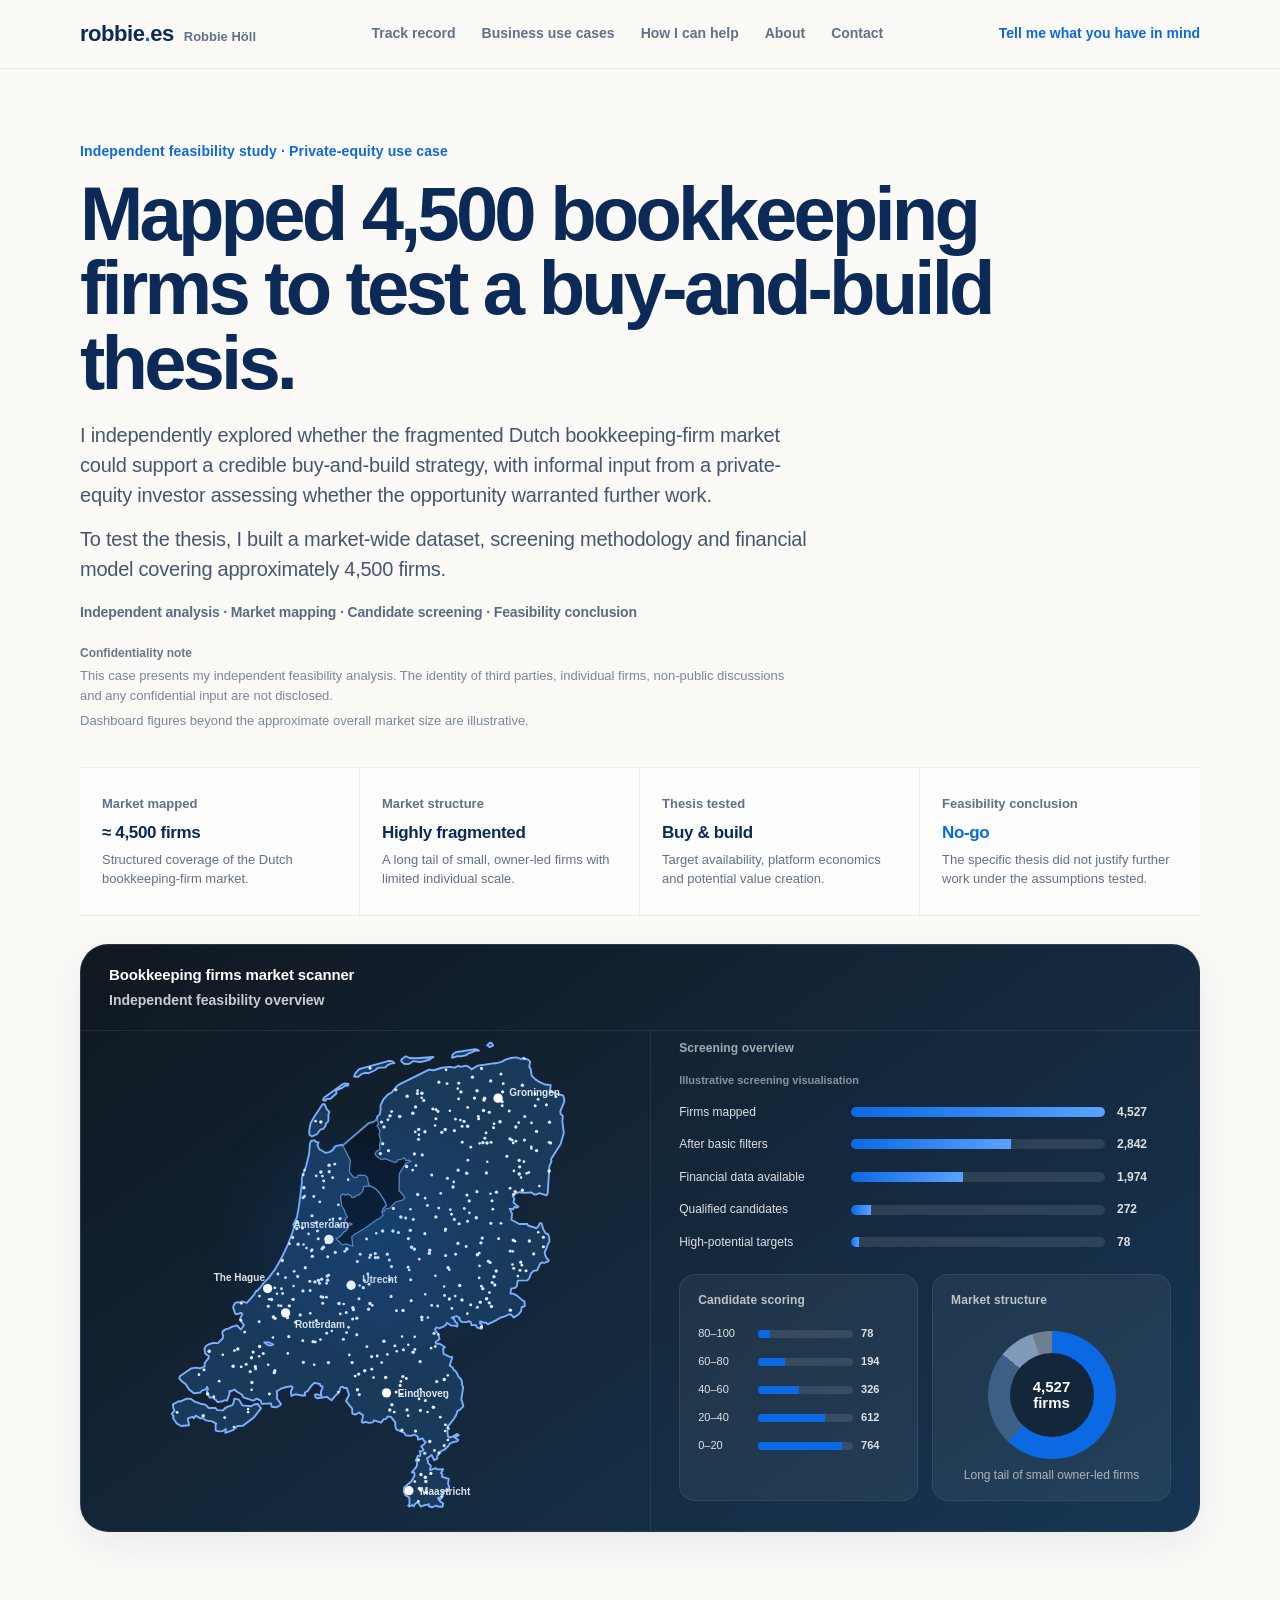
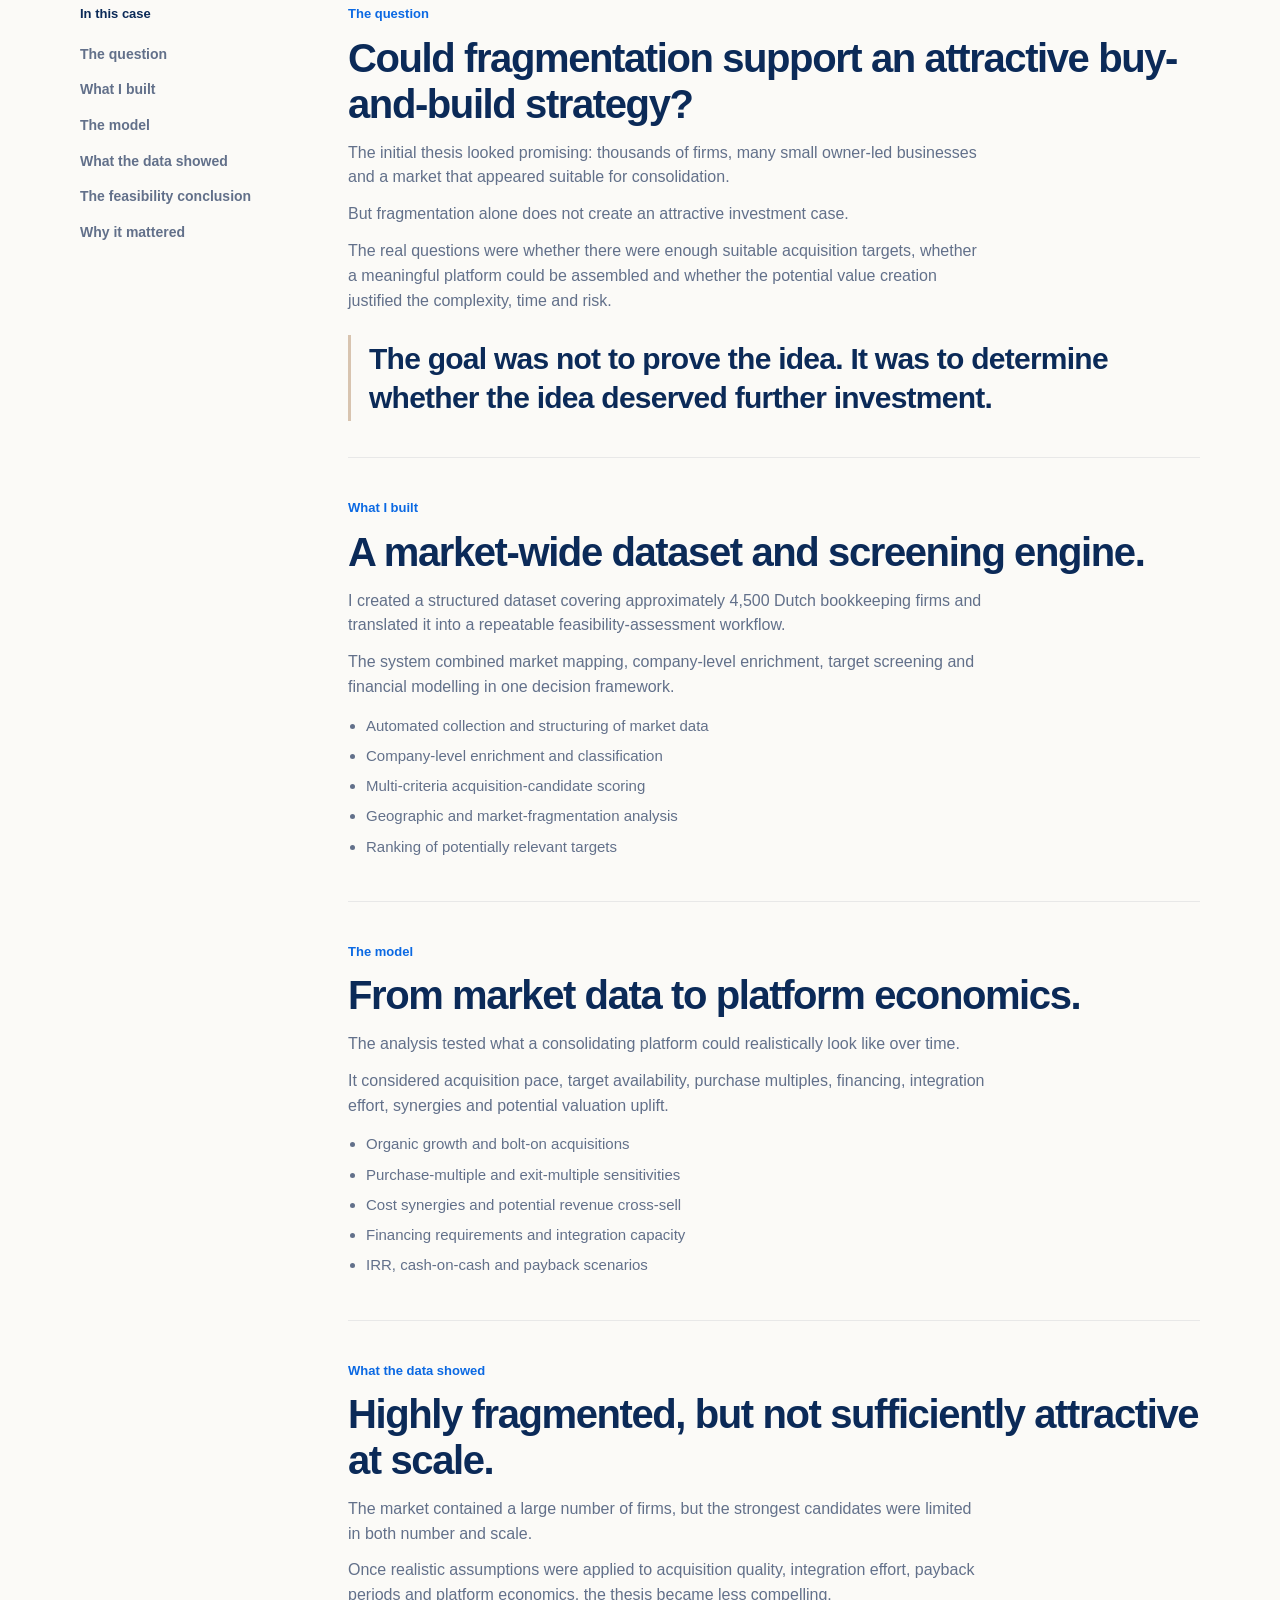
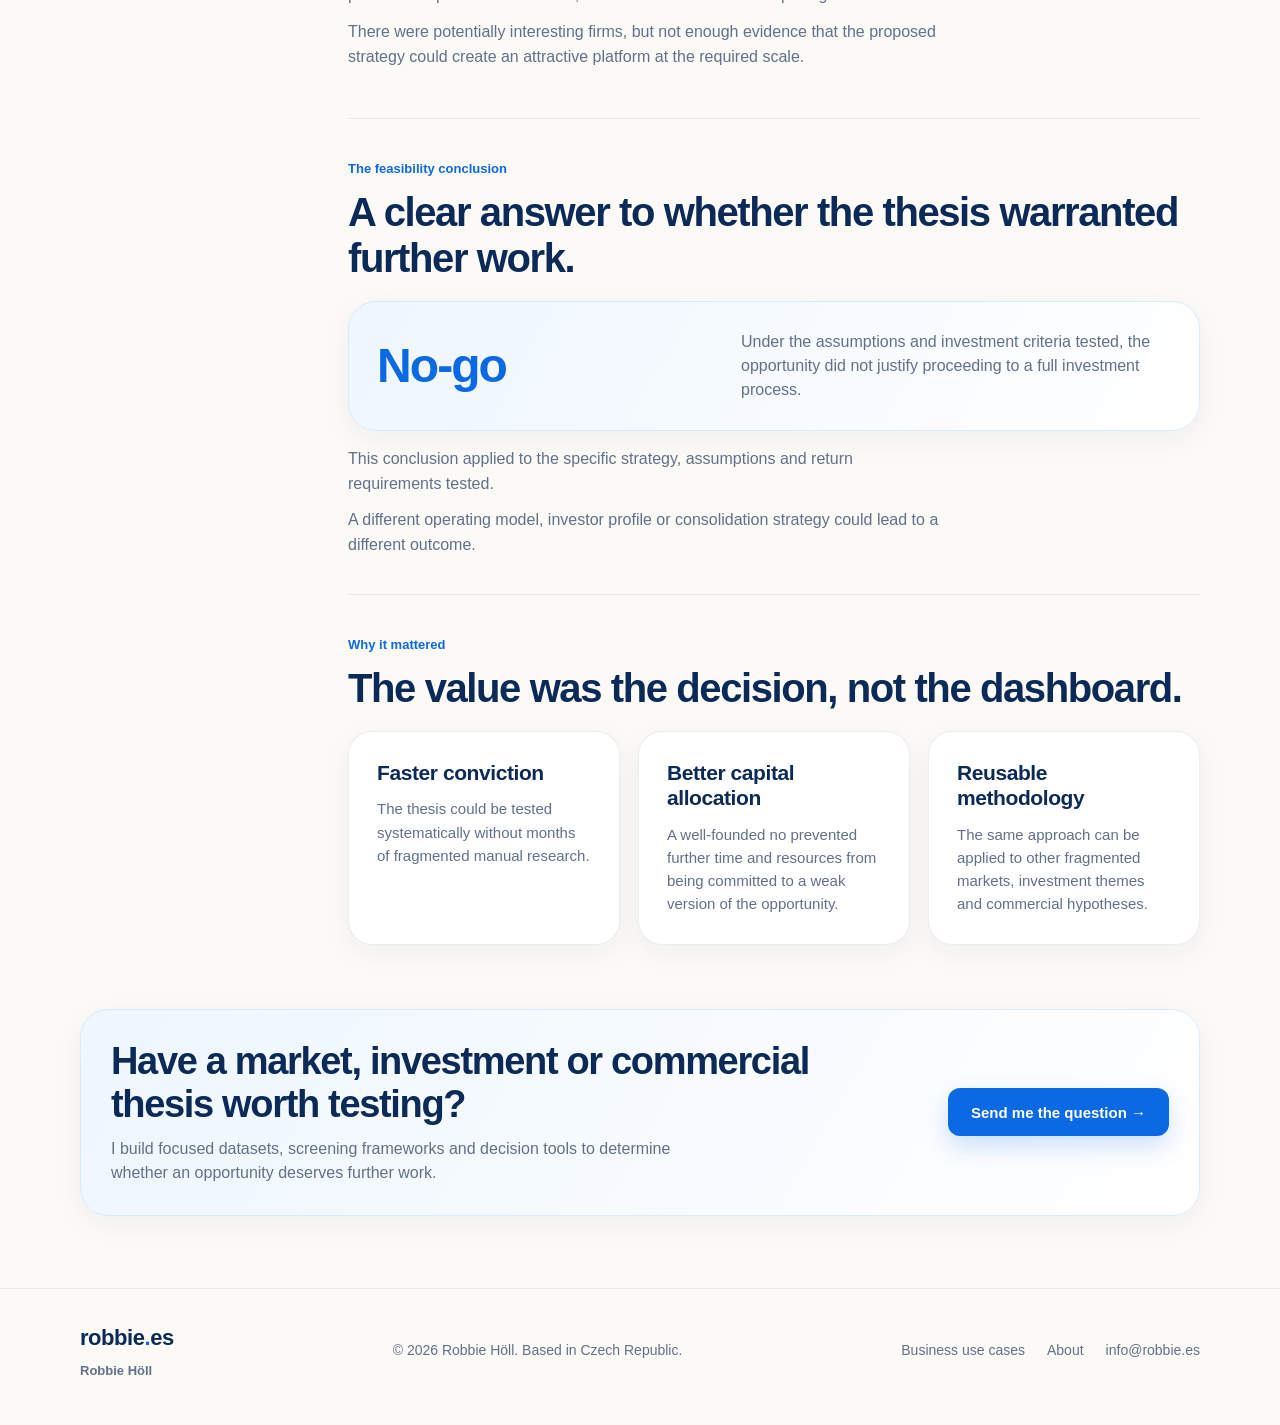
<file: bookkeeping-firms/index.html>
<!doctype html>
<html lang="en">
<head>
  <meta charset="utf-8">
  <meta name="viewport" content="width=device-width, initial-scale=1">
  <meta name="description" content="Independent feasibility study by Robbie Höll: mapping approximately 4,500 Dutch bookkeeping firms to test a buy-and-build thesis.">
  <title>Business use case — Bookkeeping firms buy-and-build</title>
  <link rel="stylesheet" href="../css/home.css?v=20260801b">
  <link rel="icon" href="../favicon.svg" type="image/svg+xml">
  <style>
    /* Case content aligned to homepage language */
    .case-hero{padding:72px 0 28px}
    .case-hero .eyebrow{
      margin:0 0 14px;
      color:var(--blue);
      font-size:14px;
      font-weight:700;
      letter-spacing:.01em;
    }
    .case-hero h1{
      max-width:920px;
      margin:0;
      font-size:clamp(48px,6vw,76px);
      line-height:.98;
      letter-spacing:-.05em;
      font-weight:700;
      color:var(--navy);
    }
    .case-hero .hero-copy{
      max-width:740px;
      margin:20px 0 0;
      color:#465570;
      font-size:20px;
      line-height:1.5;
      letter-spacing:-.012em;
    }
    .case-hero .hero-meta{
      margin:18px 0 0;
      max-width:40em;
      color:#5a6a84;
      font-size:14px;
      font-weight:600;
      letter-spacing:-.01em;
      line-height:1.45;
    }

    /* Summary = homepage track-record strip */
    .summary{
      display:grid;
      grid-template-columns:repeat(4,minmax(0,1fr));
      margin:8px 0 28px;
      border-top:1px solid var(--line);
      border-bottom:1px solid var(--line);
      background:rgba(255,255,255,.72);
    }
    .summary-card{
      padding:26px 22px;
      border-right:1px solid var(--line);
      min-height:0;
      background:transparent;
      box-shadow:none;
      border-radius:0;
      border-top:0;
      border-bottom:0;
      border-left:0;
    }
    .summary-card:last-child{border-right:0}
    .summary-card small{
      display:block;
      color:var(--secondary);
      font-size:13px;
      margin-bottom:8px;
      font-weight:600;
    }
    .summary-card strong{
      display:block;
      color:var(--navy);
      font-size:17px;
      line-height:1.25;
      letter-spacing:-.02em;
      font-weight:700;
    }
    .summary-card p{
      margin:8px 0 0;
      color:var(--secondary);
      font-size:13px;
      line-height:1.45;
    }
    .summary-card strong.is-result{color:var(--blue)}

    .case-hero .hero-copy + .hero-copy{margin-top:14px}
    .confidentiality-note{
      margin:22px 0 0;
      max-width:720px;
      padding:0;
      color:#7a8699;
      font-size:13px;
      line-height:1.5;
    }
    .confidentiality-note strong{
      display:block;
      margin-bottom:4px;
      color:#6a768a;
      font-size:12px;
      font-weight:650;
    }
    .confidentiality-note p{margin:0 0 6px}
    .confidentiality-note p:last-child{margin-bottom:0}
    .dashboard-note{
      margin:14px 0 0;
      color:rgba(255,255,255,.5);
      font-size:11px;
      font-weight:600;
    }
    .result-box{
      margin-top:14px;
      padding:16px 18px;
      border-radius:16px;
      border:1px solid rgba(255,255,255,.12);
      background:rgba(255,255,255,.06);
    }
    .result-box small{
      display:block;
      color:rgba(255,255,255,.65);
      font-size:11px;
      font-weight:650;
      margin-bottom:6px;
    }
    .result-box strong{
      display:block;
      font-size:30px;
      line-height:1;
      letter-spacing:-.04em;
      margin-bottom:6px;
    }
    .result-box p{
      margin:0;
      color:rgba(255,255,255,.72);
      font-size:13px;
      line-height:1.45;
    }
    .decision-nuance{
      margin:16px 0 0;
      max-width:40em;
      color:var(--secondary);
      font-size:15px;
      line-height:1.55;
    }
    .decision-nuance p{margin:0 0 10px}
    .decision-nuance p:last-child{margin-bottom:0}

    /* Overview = projects dark visual language */
    .overview{
      overflow:hidden;
      border-radius:28px;
      background:linear-gradient(145deg,#101820,#173654);
      color:#fff;
      box-shadow:var(--shadow);
      border:1px solid rgba(255,255,255,.08);
    }
    .overview-head{
      display:flex;
      align-items:flex-start;
      padding:18px 28px;
      border-bottom:1px solid rgba(255,255,255,.08);
    }
    .overview-titles{display:grid;gap:4px}
    .overview-head strong{
      font-size:15px;
      font-weight:650;
      letter-spacing:-.01em;
    }
    .overview-head .overview-coverage{
      color:rgba(255,255,255,.78);
      font-size:14px;
      font-weight:650;
    }
    .overview-grid{
      display:grid;
      grid-template-columns:1.02fr .98fr;
      align-items:start;
    }
    .map-col{
      padding:8px 12px 20px 16px;
      border-right:1px solid rgba(255,255,255,.08);
    }
    .panel-label{
      color:rgba(255,255,255,.62);
      font-size:12px;
      font-weight:650;
      letter-spacing:.01em;
    }
    .map-stage{
      margin-top:0;
      min-height:0;
      display:grid;
      place-items:start center;
      position:relative;
    }
    .map-stage svg{width:100%;max-width:400px;display:block;margin:0 auto}
    .nl-main,.nl-island{fill:#1a3a5c;stroke:#7eb0ff;stroke-width:2;stroke-linejoin:round}
    .nl-water{fill:#0b1622;stroke:#5a87b8;stroke-width:1.4;stroke-linejoin:round}
    .dot{fill:#eaf2ff;opacity:.98}
    .city{fill:#ffffff}
    .city-label{fill:rgba(255,255,255,.88);font-size:10.8px;font-weight:650}
    .map-glow{
      position:absolute;
      inset:20% 15% auto 15%;
      height:45%;
      background:radial-gradient(circle, rgba(11,105,227,.16), transparent 70%);
      pointer-events:none;
      filter:blur(18px);
    }

    .data-col{padding:8px 28px 24px}
    .bars{display:grid;gap:14px;margin-top:14px}
    .bar-row{
      display:grid;
      grid-template-columns:160px 1fr 54px;
      gap:12px;
      align-items:center;
      color:rgba(255,255,255,.86);
      font-size:12px;
    }
    .bar-row strong{font-weight:700}
    .bar-track{
      height:10px;
      overflow:hidden;
      border-radius:999px;
      background:rgba(255,255,255,.1);
    }
    .bar-fill{
      height:100%;
      background:linear-gradient(90deg,#0b69e3,#5aa2ff);
    }
    .cards-2{
      display:grid;
      grid-template-columns:1fr 1fr;
      gap:14px;
      margin-top:22px;
    }
    .mini-card{
      min-height:0;
      padding:16px 18px;
      border-radius:16px;
      background:rgba(255,255,255,.055);
      border:1px solid rgba(255,255,255,.08);
    }
    .mini-card h3{
      margin:0;
      color:rgba(255,255,255,.7);
      font-size:12px;
      font-weight:650;
      letter-spacing:.01em;
    }
    .score-list{display:grid;gap:11px;margin-top:16px}
    .score-row{
      display:grid;
      grid-template-columns:52px 1fr 38px;
      gap:8px;
      align-items:center;
      font-size:11px;
      color:rgba(255,255,255,.86);
    }
    .score-track{
      height:8px;
      background:rgba(255,255,255,.1);
      border-radius:999px;
      overflow:hidden;
    }
    .score-fill{height:100%;background:#0b69e3}
    .donut{
      position:relative;
      width:128px;height:128px;
      margin:22px auto 8px;
      border-radius:50%;
      background:conic-gradient(#0b69e3 0 62%, #3d5f86 62% 86%, #7f9aba 86% 95%, rgba(255,255,255,.35) 95%);
    }
    .donut::after{
      content:"4,527\A firms";
      white-space:pre;
      position:absolute;
      inset:22px;
      border-radius:50%;
      background:#14263a;
      display:grid;
      place-items:center;
      text-align:center;
      font-weight:700;
      line-height:1.1;
      font-size:15px;
      color:#fff;
    }
    .donut-caption{
      margin:0;
      text-align:center;
      color:rgba(255,255,255,.62);
      font-size:12px;
      line-height:1.4;
    }

    .story{
      display:grid;
      grid-template-columns:220px 1fr;
      gap:48px;
      padding:72px 0 64px;
    }
    .story-nav{
      position:sticky;
      top:92px;
      align-self:start;
      padding:0;
      border:0;
      background:transparent;
    }
    .story-nav strong{
      display:block;
      margin-bottom:12px;
      color:var(--navy);
      font-size:13px;
      font-weight:700;
    }
    .story-nav a{
      display:block;
      padding:7px 0;
      color:var(--secondary);
      font-size:14px;
      font-weight:580;
    }
    .story-nav a:hover{color:var(--navy)}

    .story-content{display:grid;gap:40px}
    .case-section{
      padding-bottom:36px;
      border-bottom:1px solid var(--line);
    }
    .case-section:last-child{border-bottom:0;padding-bottom:0}
    .case-section .kicker{
      margin:0 0 10px;
      color:var(--blue);
      font-size:13px;
      font-weight:650;
      letter-spacing:0;
      text-transform:none;
    }
    .case-section h2{
      margin:0 0 14px;
      font-size:clamp(28px,3.6vw,40px);
      line-height:1.15;
      letter-spacing:-.035em;
      font-weight:700;
      color:var(--navy);
    }
    .case-section p{
      margin:0 0 12px;
      color:var(--secondary);
      font-size:16px;
      line-height:1.55;
      max-width:40em;
    }
    .case-section ul{
      margin:14px 0 0;
      padding-left:18px;
      color:var(--secondary);
      font-size:15px;
      line-height:1.55;
    }
    .case-section li{margin:7px 0}

    /* Quote = homepage transition accent */
    .quote{
      margin-top:22px;
      max-width:760px;
      padding:4px 0 4px 18px;
      border-left:3px solid var(--sand);
      border-radius:0;
      background:transparent;
      box-shadow:none;
      color:var(--navy);
      font-size:clamp(22px,2.6vw,30px);
      line-height:1.3;
      letter-spacing:-.025em;
      font-weight:700;
    }

    .decision{
      display:flex;
      justify-content:space-between;
      align-items:center;
      gap:24px;
      margin-top:20px;
      padding:28px;
      border-radius:28px;
      background:linear-gradient(120deg,#eef6ff,#fff);
      border:1px solid #dbeafb;
      box-shadow:0 8px 28px rgba(21,45,82,.05);
    }
    .decision strong{
      font-size:clamp(36px,5vw,48px);
      color:var(--blue);
      line-height:1;
      letter-spacing:-.04em;
      font-weight:700;
    }
    .decision span{
      max-width:430px;
      color:var(--secondary);
      font-size:16px;
      line-height:1.5;
    }

    .value-grid{
      display:grid;
      grid-template-columns:repeat(3,minmax(0,1fr));
      gap:18px;
      margin-top:20px;
    }
    .value{
      display:flex;
      flex-direction:column;
      padding:28px;
      border-radius:var(--radius);
      background:var(--surface);
      border:1px solid var(--line);
      box-shadow:0 8px 28px rgba(21,45,82,.05);
    }
    .value strong{
      display:block;
      margin-bottom:12px;
      color:var(--navy);
      font-size:21px;
      line-height:1.2;
      letter-spacing:-.02em;
      font-weight:700;
    }
    .value p{
      margin:0;
      font-size:15px;
      line-height:1.55;
      color:var(--secondary);
    }

    /* CTA = homepage contact panel */
    .case-cta{
      margin:0 0 72px;
      padding:30px;
      border-radius:28px;
      border:1px solid #dbeafb;
      background:linear-gradient(120deg,#eef6ff,#fff);
      box-shadow:0 8px 28px rgba(21,45,82,.05);
      display:grid;
      grid-template-columns:1fr auto;
      gap:28px;
      align-items:center;
    }
    .case-cta h2{
      margin:0 0 10px;
      color:var(--navy);
      font-size:clamp(28px,3.2vw,38px);
      line-height:1.15;
      letter-spacing:-.035em;
      font-weight:700;
    }
    .case-cta p{
      margin:0;
      color:var(--secondary);
      font-size:16px;
      line-height:1.5;
      max-width:36em;
    }

    @media (max-width: 980px){
      .summary{grid-template-columns:1fr 1fr}
      .summary-card:nth-child(2){border-right:0}
      .summary-card:nth-child(-n+2){border-bottom:1px solid var(--line)}
      .overview-grid{grid-template-columns:1fr}
      .map-col{border-right:0;border-bottom:1px solid rgba(255,255,255,.08)}
      .story{grid-template-columns:1fr}
      .story-nav{display:none}
    }
    @media (max-width: 650px){
      .case-hero{padding:48px 0 24px}
      .case-hero h1{font-size:46px}
      .case-hero .hero-copy{font-size:18px}
      .confidentiality-note{font-size:12px}
      .summary{grid-template-columns:1fr}
      .summary-card{
        border-right:0;
        border-bottom:1px solid var(--line);
        padding:18px 4px;
      }
      .summary-card:last-child{border-bottom:0}
      .bar-row{grid-template-columns:110px 1fr 44px}
      .cards-2{grid-template-columns:1fr}
      .value-grid{grid-template-columns:1fr}
      .decision{flex-direction:column;align-items:flex-start}
      .case-cta{grid-template-columns:1fr}
      .overview-head{align-items:flex-start}
    }
  </style>
</head>
<body>

<header>
  <div class="container nav">
    <div class="brand-wrap">
      <a class="brand" href="../index.html">robbie<span>.</span>es</a>
      <span class="full-name">Robbie Höll</span>
    </div>
    <nav class="nav-links" id="navLinks">
      <a href="../index.html#track-record">Track record</a>
      <a href="../projects.html">Business use cases</a>
      <a href="../index.html#help">How I can help</a>
      <a href="../index.html#about">About</a>
      <a href="../index.html#contact">Contact</a>
    </nav>
    <a class="nav-cta" href="../index.html#contact">Tell me what you have in mind</a>
    <button class="menu-btn" aria-label="Open menu" onclick="toggleMenu()">☰</button>
  </div>
</header>

<section class="case-hero">
  <div class="container">
    <div class="eyebrow">Independent feasibility study · Private-equity use case</div>
    <h1>Mapped 4,500 bookkeeping firms to test a buy-and-build thesis.</h1>
    <p class="hero-copy">I independently explored whether the fragmented Dutch bookkeeping-firm market could support a credible buy-and-build strategy, with informal input from a private-equity investor assessing whether the opportunity warranted further work.</p>
    <p class="hero-copy">To test the thesis, I built a market-wide dataset, screening methodology and financial model covering approximately 4,500 firms.</p>
    <p class="hero-meta">Independent analysis · Market mapping · Candidate screening · Feasibility conclusion</p>
    <div class="confidentiality-note">
      <strong>Confidentiality note</strong>
      <p>This case presents my independent feasibility analysis. The identity of third parties, individual firms, non-public discussions and any confidential input are not disclosed.</p>
      <p>Dashboard figures beyond the approximate overall market size are illustrative.</p>
    </div>
  </div>
</section>

<main class="container">
  <section class="summary" aria-label="Case summary">
    <article class="summary-card">
      <small>Market mapped</small>
      <strong>≈ 4,500 firms</strong>
      <p>Structured coverage of the Dutch bookkeeping-firm market.</p>
    </article>
    <article class="summary-card">
      <small>Market structure</small>
      <strong>Highly fragmented</strong>
      <p>A long tail of small, owner-led firms with limited individual scale.</p>
    </article>
    <article class="summary-card">
      <small>Thesis tested</small>
      <strong>Buy & build</strong>
      <p>Target availability, platform economics and potential value creation.</p>
    </article>
    <article class="summary-card">
      <small>Feasibility conclusion</small>
      <strong class="is-result">No-go</strong>
      <p>The specific thesis did not justify further work under the assumptions tested.</p>
    </article>
  </section>

  <section class="overview" aria-label="Case overview dashboard">
    <div class="overview-head">
      <div class="overview-titles">
        <strong>Bookkeeping firms market scanner</strong>
        <div class="overview-coverage">Independent feasibility overview</div>
      </div>
    </div>

    <div class="overview-grid">
      <div class="map-col">
        <div class="map-stage">
          <div class="map-glow"></div>
          <svg viewBox="0 0 430 508" role="img" aria-label="Kaart van Nederland met vestigingen van boekhoudkantoren">
  <path class="nl-main" d="M110.8 391.7 L100.8 392.3 L99.6 388.7 L95.7 386.6 L91.4 388.7 L81.0 385.3 L79.7 382.5 L73.4 378.7 L71.5 376.8 L66.9 379.1 L66.0 378.5 L66.1 381.7 L63.4 388.7 L60.6 388.3 L58.7 389.4 L53.6 390.3 L51.2 387.8 L47.4 385.1 L45.2 385.8 L42.4 381.6 L41.9 378.9 L43.0 376.4 L42.0 374.1 L41.7 374.4 L42.0 375.2 L39.9 376.9 L36.8 377.7 L34.8 380.0 L27.7 380.9 L22.5 376.6 L19.1 371.1 L15.2 368.2 L12.2 365.0 L12.7 362.5 L25.2 354.0 L30.3 353.2 L34.2 354.1 L39.3 352.2 L39.5 348.1 L43.5 343.3 L43.8 340.9 L40.2 338.3 L39.1 333.1 L40.2 330.8 L42.5 328.8 L48.4 326.7 L53.7 327.0 L58.9 321.7 L59.4 319.7 L58.3 316.0 L58.9 314.0 L62.4 311.9 L64.2 311.7 L68.5 309.4 L74.2 307.8 L78.1 312.3 L79.5 310.8 L81.6 307.8 L77.4 301.2 L80.0 295.5 L78.6 294.4 L73.5 295.9 L72.4 295.5 L70.1 289.1 L70.4 286.8 L72.4 283.6 L74.6 282.9 L78.8 283.4 L79.3 282.0 L84.8 283.6 L92.6 274.8 L94.7 270.9 L95.6 270.9 L98.8 267.7 L102.7 262.5 L107.3 257.9 L115.1 247.6 L118.5 241.7 L123.1 233.3 L128.2 222.5 L133.3 209.4 L135.4 202.9 L134.8 198.8 L140.3 197.7 L139.8 196.4 L135.8 197.5 L138.4 192.0 L139.6 186.3 L140.9 178.6 L143.9 154.7 L143.8 151.0 L144.8 146.0 L148.5 136.6 L151.7 123.4 L152.6 112.2 L154.1 109.3 L157.6 108.9 L159.4 110.7 L161.9 111.1 L160.7 114.1 L162.4 118.2 L169.7 122.5 L173.3 121.6 L176.4 120.0 L180.0 115.2 L186.5 113.8 L187.7 114.7 L215.5 90.8 L221.7 88.8 L224.8 85.8 L224.9 83.5 L227.7 81.0 L228.6 75.6 L228.4 71.4 L231.4 65.3 L236.3 59.8 L241.1 56.9 L245.0 51.9 L247.7 49.3 L280.6 33.0 L285.5 33.6 L294.6 30.9 L303.2 30.0 L308.0 30.7 L312.2 28.8 L313.7 29.5 L314.6 30.0 L319.5 28.8 L321.4 28.9 L325.4 31.4 L326.3 32.7 L333.1 28.6 L351.7 25.9 L352.6 26.3 L358.3 24.7 L362.2 22.4 L368.9 20.4 L374.4 19.7 L380.1 21.6 L381.8 20.2 L387.4 22.5 L389.3 24.3 L388.4 30.0 L389.9 32.2 L390.9 39.3 L395.0 43.4 L398.7 45.9 L405.1 48.9 L411.4 49.6 L410.7 55.1 L412.3 56.9 L419.2 59.4 L424.7 60.7 L425.9 64.4 L426.0 67.4 L421.7 77.9 L422.2 81.0 L424.4 82.6 L423.9 88.3 L425.5 100.8 L422.1 113.0 L411.7 129.4 L412.3 131.6 L410.0 136.6 L408.2 166.1 L406.8 168.1 L399.4 165.8 L395.5 167.2 L393.3 166.9 L390.9 164.9 L382.7 165.4 L377.8 164.7 L374.0 166.0 L370.5 169.0 L372.3 171.3 L371.4 175.9 L376.7 180.4 L375.1 181.3 L372.3 180.6 L371.1 183.1 L367.3 182.4 L369.9 188.1 L369.2 194.3 L377.6 198.9 L386.2 198.9 L387.1 200.5 L395.8 203.4 L397.9 201.8 L399.8 197.9 L401.5 198.0 L403.4 204.5 L406.0 208.9 L408.6 209.8 L410.0 214.4 L410.0 218.2 L408.3 220.7 L407.4 223.9 L405.0 228.9 L405.2 231.4 L406.8 235.3 L409.4 238.0 L408.8 239.0 L404.2 240.8 L402.5 240.1 L400.1 241.5 L396.8 248.6 L393.0 249.2 L390.1 252.2 L388.3 257.2 L386.3 259.5 L376.0 259.7 L374.9 265.8 L373.2 267.5 L368.9 268.4 L368.1 273.8 L370.9 273.8 L375.2 275.9 L381.5 281.3 L383.3 282.0 L383.5 287.3 L380.2 288.2 L379.6 292.5 L377.0 295.9 L371.8 299.4 L368.6 296.0 L366.0 296.2 L362.6 298.0 L356.9 299.8 L353.6 301.9 L343.6 306.7 L342.1 305.0 L339.7 305.0 L335.6 303.5 L335.3 305.5 L337.4 306.9 L337.3 311.5 L332.5 310.3 L330.6 307.4 L326.3 307.8 L325.5 304.4 L323.5 303.3 L321.5 304.4 L316.3 304.4 L313.0 301.7 L313.7 300.1 L310.0 297.8 L304.9 299.6 L307.8 301.2 L308.7 304.1 L311.1 305.5 L311.1 309.2 L307.7 308.2 L304.5 308.0 L299.7 305.0 L298.9 307.3 L296.8 308.9 L291.4 311.0 L288.8 309.9 L286.8 312.3 L290.5 316.9 L291.9 322.6 L287.7 325.8 L287.9 327.6 L292.2 327.6 L297.8 331.3 L295.7 332.7 L296.3 338.6 L302.5 341.5 L305.6 342.0 L302.8 351.1 L306.1 353.4 L307.2 355.6 L310.0 358.1 L312.2 363.0 L314.7 365.2 L316.1 368.6 L316.1 371.6 L317.3 374.4 L315.3 387.8 L316.2 389.6 L317.5 394.9 L313.6 398.7 L311.3 399.7 L309.7 404.4 L306.5 409.5 L302.2 414.9 L300.8 415.8 L302.2 419.3 L300.3 419.7 L300.8 426.5 L301.8 428.4 L305.2 427.9 L310.9 424.5 L312.6 425.9 L308.0 428.3 L312.0 430.9 L310.7 432.5 L306.6 433.2 L302.9 435.0 L301.1 437.9 L296.8 441.8 L293.9 442.9 L289.6 448.2 L289.3 451.1 L286.1 452.8 L283.3 447.1 L278.3 450.9 L279.4 453.4 L279.6 455.9 L282.6 458.7 L281.6 463.5 L287.9 461.2 L289.1 462.6 L295.8 462.5 L293.5 466.6 L294.7 467.5 L294.8 470.7 L301.8 473.0 L301.0 478.1 L302.5 481.9 L300.9 486.3 L296.6 485.6 L294.8 486.9 L295.5 491.5 L293.3 494.5 L291.1 492.9 L290.3 494.2 L293.1 497.6 L295.9 499.3 L295.1 502.9 L290.0 502.7 L288.4 501.5 L284.2 503.4 L280.8 502.6 L280.4 500.1 L277.9 501.1 L275.9 501.0 L271.7 502.6 L268.5 497.7 L265.2 500.1 L264.3 502.4 L262.2 501.0 L259.5 502.7 L258.2 501.7 L259.7 499.2 L259.4 492.9 L255.2 490.4 L253.4 486.5 L253.9 482.1 L261.7 475.5 L265.1 469.2 L264.6 466.0 L262.2 465.9 L267.3 459.4 L268.0 455.7 L266.4 453.0 L268.7 447.9 L270.9 448.4 L271.4 445.4 L270.4 443.0 L273.6 442.7 L274.7 441.3 L272.1 438.1 L275.3 435.7 L277.1 433.2 L274.9 431.6 L273.8 429.3 L268.7 430.7 L268.5 427.4 L265.1 425.4 L260.9 426.7 L255.5 426.1 L254.1 423.4 L245.4 419.7 L244.2 415.6 L244.5 412.4 L239.9 406.5 L236.5 405.6 L234.4 408.3 L231.8 408.8 L229.1 412.4 L221.3 409.9 L220.2 412.2 L215.9 412.6 L212.3 411.5 L209.5 412.6 L208.2 411.3 L209.9 404.6 L205.4 401.5 L201.3 403.8 L198.2 402.8 L197.9 397.3 L191.3 389.1 L194.7 382.6 L192.2 375.2 L189.0 375.2 L187.8 373.6 L185.4 374.4 L184.0 379.8 L179.5 383.9 L175.8 388.5 L171.1 384.8 L160.4 386.2 L158.5 385.1 L158.0 382.3 L160.2 381.9 L164.8 383.7 L164.2 379.1 L165.6 376.9 L166.2 373.4 L163.9 373.0 L163.3 370.9 L157.3 369.6 L154.4 372.5 L150.0 378.5 L147.1 380.0 L147.4 383.2 L143.1 383.2 L137.1 381.9 L132.7 383.7 L132.1 378.9 L134.1 374.8 L133.0 373.2 L127.4 374.1 L122.5 375.5 L116.9 378.7 L117.4 383.0 L117.0 386.4 L121.4 392.3 L120.3 394.0 L116.3 396.0 L111.5 395.3 Z"/>
  <path class="nl-island" d="M51.8 413.5 L47.5 411.1 L40.7 409.9 L36.8 407.4 L34.9 407.8 L29.5 404.9 L27.8 407.8 L26.4 406.3 L21.2 407.9 L22.6 415.2 L14.1 416.0 L9.4 413.3 L5.3 407.1 L6.1 405.3 L4.0 403.0 L7.0 399.6 L5.7 396.9 L5.3 392.8 L12.0 389.2 L13.0 389.9 L20.1 386.6 L24.8 386.9 L28.8 389.9 L34.9 392.1 L40.0 393.0 L43.9 396.7 L51.1 396.7 L53.1 398.9 L59.6 399.2 L60.6 397.4 L63.8 395.5 L69.3 393.7 L70.7 390.3 L71.3 386.6 L76.2 387.6 L80.0 393.9 L89.4 394.8 L93.1 392.6 L96.7 392.4 L99.9 397.1 L92.3 406.9 L80.5 415.8 L74.8 416.0 L69.7 420.6 L61.7 423.4 L62.1 419.3 L58.9 421.5 L54.6 421.8 L51.3 420.9 L51.1 415.2 Z"/>
  <path class="nl-island" d="M160.0 102.4 L154.8 104.7 L152.2 103.2 L151.7 98.8 L153.3 90.6 L157.1 83.8 L166.1 70.1 L168.3 70.1 L170.5 75.1 L173.5 78.7 L172.6 80.4 L172.3 88.6 L169.6 91.1 L169.6 92.9 L166.8 96.7 L163.7 97.5 Z"/>
  <path class="nl-island" d="M207.7 37.9 L204.4 40.7 L200.0 40.3 L201.6 36.8 L205.5 32.3 L237.6 23.6 L241.0 23.8 L243.4 25.9 L239.4 26.5 L235.6 28.4 L233.7 30.5 L225.5 31.1 L222.5 33.6 L215.5 36.8 L211.6 36.3 Z"/>
  <path class="nl-island" d="M250.9 24.3 L250.9 22.0 L254.8 19.0 L256.5 18.8 L259.5 20.4 L267.8 20.7 L285.3 19.3 L280.9 22.4 L271.5 24.7 L263.3 23.8 L260.4 26.1 L257.9 27.0 L253.8 26.6 Z"/>
  <path class="nl-island" d="M309.2 14.2 L330.6 10.8 L334.3 12.4 L329.8 12.6 L328.9 13.4 L322.8 15.6 L320.4 17.5 L314.4 18.6 L310.4 18.6 L305.4 20.2 L305.9 16.7 Z"/>
  <path class="nl-island" d="M167.6 63.2 L187.4 48.9 L190.5 47.8 L193.9 48.2 L193.7 50.0 L190.4 50.3 L187.1 52.6 L180.5 55.5 L181.2 58.3 L174.7 64.2 L170.4 64.4 L169.2 66.4 L166.6 65.7 Z"/>
  <path class="nl-island" d="M103.5 326.2 L108.2 326.0 L113.2 328.6 L110.3 329.7 L106.9 328.8 Z"/>
  <path class="nl-island" d="M348.1 4.5 L349.5 7.0 L346.0 8.8 L343.2 6.7 L346.1 4.0 Z"/>
  <path class="nl-water" d="M187.8 115.0 L188.9 116.3 L196.0 130.2 L194.9 143.0 L199.5 148.7 L203.2 148.9 L204.6 146.4 L211.7 146.7 L214.5 149.0 L215.0 153.5 L216.2 155.6 L214.9 157.8 L216.5 157.6 L223.0 160.8 L227.2 165.3 L233.4 175.1 L234.8 179.3 L231.6 181.8 L230.3 185.0 L232.5 185.6 L233.4 182.9 L238.3 181.8 L244.6 175.4 L252.2 173.1 L254.6 171.1 L252.4 167.2 L248.3 162.8 L248.8 144.4 L255.7 133.4 L261.5 131.6 L258.4 130.2 L255.5 130.5 L254.0 127.7 L251.1 129.3 L247.5 129.6 L245.5 132.3 L243.1 132.5 L233.1 128.6 L230.1 129.8 L227.0 128.2 L223.5 125.2 L222.5 123.4 L224.1 120.7 L228.0 118.7 L227.4 113.6 L228.7 109.1 L226.9 102.2 L228.1 99.1 L224.6 92.9 L226.5 91.5 L224.5 86.5 L221.1 89.5 L216.0 90.8 Z"/>
  <path class="nl-water" d="M216.9 158.0 L210.4 158.7 L209.3 163.8 L205.3 167.6 L202.6 168.1 L200.9 169.9 L197.5 170.4 L196.7 168.1 L194.6 167.8 L193.2 166.3 L190.9 167.8 L188.5 166.5 L185.6 168.6 L185.7 171.8 L186.9 179.9 L189.5 183.8 L190.7 187.7 L192.9 191.1 L190.0 194.3 L190.9 196.8 L188.8 199.8 L188.9 202.7 L193.0 203.0 L193.7 202.5 L193.7 200.4 L194.8 197.7 L198.1 198.9 L193.9 201.1 L193.8 202.3 L193.6 203.0 L190.9 206.6 L189.2 207.3 L185.0 212.3 L180.7 214.6 L187.6 221.4 L191.9 220.3 L198.6 222.8 L197.6 212.7 L201.2 209.6 L211.7 203.4 L224.8 194.1 L226.7 193.4 L231.1 189.8 L230.1 186.5 L230.2 185.0 L231.4 182.0 L234.6 179.0 L233.3 175.1 L227.1 165.3 L222.9 160.8 Z"/>
  <circle class="dot" cx="71.4" cy="335.0" r="1.48"/>
  <circle class="dot" cx="388.5" cy="217.1" r="1.81"/>
  <circle class="dot" cx="137.0" cy="304.5" r="1.63"/>
  <circle class="dot" cx="286.1" cy="316.4" r="1.76"/>
  <circle class="dot" cx="245.9" cy="335.6" r="1.4"/>
  <circle class="dot" cx="269.1" cy="497.0" r="1.48"/>
  <circle class="dot" cx="269.9" cy="386.9" r="1.45"/>
  <circle class="dot" cx="60.9" cy="407.0" r="1.54"/>
  <circle class="dot" cx="118.8" cy="286.6" r="1.41"/>
  <circle class="dot" cx="114.8" cy="267.5" r="1.53"/>
  <circle class="dot" cx="290.6" cy="317.6" r="1.39"/>
  <circle class="dot" cx="222.9" cy="235.0" r="1.71"/>
  <circle class="dot" cx="390.5" cy="115.8" r="1.42"/>
  <circle class="dot" cx="269.7" cy="102.8" r="1.38"/>
  <circle class="dot" cx="371.7" cy="246.4" r="1.63"/>
  <circle class="dot" cx="89.8" cy="342.6" r="1.87"/>
  <circle class="dot" cx="37.9" cy="405.0" r="1.9"/>
  <circle class="dot" cx="396.2" cy="99.4" r="1.78"/>
  <circle class="dot" cx="355.4" cy="214.8" r="1.57"/>
  <circle class="dot" cx="383.1" cy="108.6" r="1.62"/>
  <circle class="dot" cx="156.7" cy="169.3" r="1.55"/>
  <circle class="dot" cx="322.1" cy="93.7" r="1.89"/>
  <circle class="dot" cx="245.2" cy="379.4" r="1.63"/>
  <circle class="dot" cx="313.6" cy="265.1" r="1.9"/>
  <circle class="dot" cx="167.1" cy="159.8" r="1.49"/>
  <circle class="dot" cx="183.3" cy="200.3" r="1.44"/>
  <circle class="dot" cx="201.2" cy="362.4" r="1.59"/>
  <circle class="dot" cx="234.0" cy="364.0" r="1.87"/>
  <circle class="dot" cx="325.4" cy="285.7" r="1.62"/>
  <circle class="dot" cx="86.1" cy="397.7" r="1.37"/>
  <circle class="dot" cx="280.9" cy="230.3" r="1.87"/>
  <circle class="dot" cx="312.4" cy="64.4" r="1.51"/>
  <circle class="dot" cx="287.1" cy="93.0" r="1.36"/>
  <circle class="dot" cx="283.5" cy="286.4" r="1.56"/>
  <circle class="dot" cx="312.6" cy="47.6" r="1.6"/>
  <circle class="dot" cx="367.8" cy="227.9" r="1.64"/>
  <circle class="dot" cx="349.9" cy="95.4" r="1.59"/>
  <circle class="dot" cx="338.5" cy="111.4" r="1.77"/>
  <circle class="dot" cx="366.8" cy="77.4" r="1.58"/>
  <circle class="dot" cx="258.3" cy="328.7" r="1.35"/>
  <circle class="dot" cx="261.4" cy="281.3" r="1.68"/>
  <circle class="dot" cx="271.9" cy="468.2" r="1.78"/>
  <circle class="dot" cx="177.3" cy="193.3" r="1.42"/>
  <circle class="dot" cx="377.0" cy="89.9" r="1.37"/>
  <circle class="dot" cx="229.7" cy="347.9" r="1.44"/>
  <circle class="dot" cx="263.6" cy="336.8" r="1.89"/>
  <circle class="dot" cx="394.4" cy="58.8" r="1.52"/>
  <circle class="dot" cx="329.5" cy="63.5" r="1.77"/>
  <circle class="dot" cx="217.1" cy="284.3" r="1.83"/>
  <circle class="dot" cx="185.2" cy="295.5" r="1.42"/>
  <circle class="dot" cx="172.7" cy="253.9" r="1.54"/>
  <circle class="dot" cx="336.9" cy="265.7" r="1.5"/>
  <circle class="dot" cx="139.9" cy="220.6" r="1.8"/>
  <circle class="dot" cx="396.2" cy="119.9" r="1.75"/>
  <circle class="dot" cx="327.3" cy="41.0" r="1.79"/>
  <circle class="dot" cx="370.0" cy="108.6" r="1.48"/>
  <circle class="dot" cx="194.0" cy="310.0" r="1.48"/>
  <circle class="dot" cx="334.5" cy="230.2" r="1.49"/>
  <circle class="dot" cx="381.0" cy="49.7" r="1.87"/>
  <circle class="dot" cx="265.3" cy="475.8" r="1.48"/>
  <circle class="dot" cx="216.7" cy="235.0" r="1.46"/>
  <circle class="dot" cx="341.9" cy="101.0" r="1.47"/>
  <circle class="dot" cx="122.0" cy="268.5" r="1.53"/>
  <circle class="dot" cx="263.2" cy="79.9" r="1.88"/>
  <circle class="dot" cx="349.2" cy="182.9" r="1.52"/>
  <circle class="dot" cx="252.5" cy="362.8" r="1.72"/>
  <circle class="dot" cx="291.1" cy="181.8" r="1.58"/>
  <circle class="dot" cx="44.3" cy="335.7" r="1.88"/>
  <circle class="dot" cx="300.4" cy="149.6" r="1.64"/>
  <circle class="dot" cx="264.9" cy="225.9" r="1.79"/>
  <circle class="dot" cx="230.7" cy="206.4" r="1.85"/>
  <circle class="dot" cx="371.0" cy="216.2" r="1.69"/>
  <circle class="dot" cx="357.9" cy="37.6" r="1.63"/>
  <circle class="dot" cx="416.9" cy="62.0" r="1.55"/>
  <circle class="dot" cx="318.6" cy="88.7" r="1.45"/>
  <circle class="dot" cx="88.4" cy="357.5" r="1.71"/>
  <circle class="dot" cx="322.4" cy="130.3" r="1.52"/>
  <circle class="dot" cx="232.1" cy="324.9" r="1.84"/>
  <circle class="dot" cx="158.3" cy="325.7" r="1.55"/>
  <circle class="dot" cx="256.5" cy="137.1" r="1.85"/>
  <circle class="dot" cx="145.3" cy="170.4" r="1.74"/>
  <circle class="dot" cx="320.5" cy="223.1" r="1.53"/>
  <circle class="dot" cx="368.1" cy="291.5" r="1.82"/>
  <circle class="dot" cx="238.0" cy="237.6" r="1.62"/>
  <circle class="dot" cx="339.2" cy="76.8" r="1.88"/>
  <circle class="dot" cx="311.5" cy="53.3" r="1.45"/>
  <circle class="dot" cx="347.1" cy="198.2" r="1.64"/>
  <circle class="dot" cx="38.7" cy="355.6" r="1.65"/>
  <circle class="dot" cx="197.9" cy="347.8" r="1.76"/>
  <circle class="dot" cx="179.3" cy="134.6" r="1.51"/>
  <circle class="dot" cx="348.5" cy="261.8" r="1.71"/>
  <circle class="dot" cx="371.9" cy="141.8" r="1.42"/>
  <circle class="dot" cx="265.8" cy="99.8" r="1.42"/>
  <circle class="dot" cx="278.9" cy="179.1" r="1.59"/>
  <circle class="dot" cx="292.7" cy="406.5" r="1.5"/>
  <circle class="dot" cx="161.5" cy="214.7" r="1.63"/>
  <circle class="dot" cx="238.6" cy="82.6" r="1.82"/>
  <circle class="dot" cx="321.1" cy="144.4" r="1.88"/>
  <circle class="dot" cx="98.3" cy="276.3" r="1.48"/>
  <circle class="dot" cx="258.1" cy="245.4" r="1.57"/>
  <circle class="dot" cx="359.7" cy="56.8" r="1.79"/>
  <circle class="dot" cx="158.7" cy="197.7" r="1.55"/>
  <circle class="dot" cx="145.3" cy="146.0" r="1.53"/>
  <circle class="dot" cx="241.8" cy="206.4" r="1.86"/>
  <circle class="dot" cx="89.9" cy="377.0" r="1.36"/>
  <circle class="dot" cx="298.9" cy="33.1" r="1.51"/>
  <circle class="dot" cx="357.9" cy="198.2" r="1.54"/>
  <circle class="dot" cx="309.1" cy="231.5" r="1.59"/>
  <circle class="dot" cx="390.8" cy="90.2" r="1.38"/>
  <circle class="dot" cx="203.6" cy="377.0" r="1.87"/>
  <circle class="dot" cx="387.9" cy="143.5" r="1.46"/>
  <circle class="dot" cx="58.9" cy="339.4" r="1.39"/>
  <circle class="dot" cx="302.4" cy="248.1" r="1.43"/>
  <circle class="dot" cx="398.0" cy="207.7" r="1.39"/>
  <circle class="dot" cx="219.1" cy="355.1" r="1.57"/>
  <circle class="dot" cx="235.8" cy="231.3" r="1.76"/>
  <circle class="dot" cx="249.1" cy="83.3" r="1.89"/>
  <circle class="dot" cx="288.9" cy="368.3" r="1.81"/>
  <circle class="dot" cx="333.9" cy="85.6" r="1.66"/>
  <circle class="dot" cx="240.4" cy="78.0" r="1.52"/>
  <circle class="dot" cx="172.5" cy="347.9" r="1.78"/>
  <circle class="dot" cx="157.1" cy="350.2" r="1.4"/>
  <circle class="dot" cx="297.9" cy="421.4" r="1.37"/>
  <circle class="dot" cx="167.4" cy="152.6" r="1.59"/>
  <circle class="dot" cx="218.9" cy="341.4" r="1.71"/>
  <circle class="dot" cx="145.1" cy="270.8" r="1.72"/>
  <circle class="dot" cx="98.0" cy="303.9" r="1.6"/>
  <circle class="dot" cx="70.8" cy="417.1" r="1.41"/>
  <circle class="dot" cx="291.3" cy="444.9" r="1.65"/>
  <circle class="dot" cx="228.3" cy="123.2" r="1.85"/>
  <circle class="dot" cx="117.1" cy="273.9" r="1.37"/>
  <circle class="dot" cx="379.5" cy="148.9" r="1.43"/>
  <circle class="dot" cx="282.8" cy="332.3" r="1.56"/>
  <circle class="dot" cx="302.5" cy="279.5" r="1.76"/>
  <circle class="dot" cx="192.2" cy="225.7" r="1.86"/>
  <circle class="dot" cx="378.0" cy="137.4" r="1.71"/>
  <circle class="dot" cx="239.8" cy="276.7" r="1.67"/>
  <circle class="dot" cx="379.2" cy="239.9" r="1.73"/>
  <circle class="dot" cx="294.0" cy="491.8" r="1.37"/>
  <circle class="dot" cx="279.0" cy="401.0" r="1.41"/>
  <circle class="dot" cx="334.5" cy="256.8" r="1.37"/>
  <circle class="dot" cx="217.2" cy="31.2" r="1.75"/>
  <circle class="dot" cx="213.5" cy="215.0" r="1.54"/>
  <circle class="dot" cx="403.6" cy="223.3" r="1.7"/>
  <circle class="dot" cx="313.0" cy="198.6" r="1.71"/>
  <circle class="dot" cx="199.4" cy="291.0" r="1.75"/>
  <circle class="dot" cx="165.2" cy="258.2" r="1.78"/>
  <circle class="dot" cx="114.9" cy="356.6" r="1.74"/>
  <circle class="dot" cx="307.8" cy="194.0" r="1.73"/>
  <circle class="dot" cx="260.5" cy="205.7" r="1.84"/>
  <circle class="dot" cx="78.8" cy="284.2" r="1.59"/>
  <circle class="dot" cx="191.6" cy="294.1" r="1.63"/>
  <circle class="dot" cx="271.5" cy="376.3" r="1.36"/>
  <circle class="dot" cx="135.6" cy="249.8" r="1.48"/>
  <circle class="dot" cx="359.1" cy="67.4" r="1.76"/>
  <circle class="dot" cx="336.4" cy="219.1" r="1.81"/>
  <circle class="dot" cx="166.0" cy="147.4" r="1.49"/>
  <circle class="dot" cx="298.4" cy="204.2" r="1.68"/>
  <circle class="dot" cx="193.6" cy="151.2" r="1.4"/>
  <circle class="dot" cx="165.7" cy="225.4" r="1.82"/>
  <circle class="dot" cx="164.3" cy="89.2" r="1.79"/>
  <circle class="dot" cx="183.0" cy="379.5" r="1.36"/>
  <circle class="dot" cx="276.6" cy="471.2" r="1.87"/>
  <circle class="dot" cx="159.3" cy="147.1" r="1.53"/>
  <circle class="dot" cx="146.9" cy="168.8" r="1.47"/>
  <circle class="dot" cx="164.3" cy="142.9" r="1.9"/>
  <circle class="dot" cx="300.8" cy="361.6" r="1.37"/>
  <circle class="dot" cx="126.3" cy="256.6" r="1.53"/>
  <circle class="dot" cx="268.4" cy="167.1" r="1.89"/>
  <circle class="dot" cx="135.0" cy="265.5" r="1.35"/>
  <circle class="dot" cx="236.4" cy="86.7" r="1.61"/>
  <circle class="dot" cx="337.0" cy="309.5" r="1.77"/>
  <circle class="dot" cx="367.7" cy="160.4" r="1.57"/>
  <circle class="dot" cx="335.7" cy="282.9" r="1.81"/>
  <circle class="dot" cx="230.8" cy="112.5" r="1.72"/>
  <circle class="dot" cx="238.5" cy="258.9" r="1.8"/>
  <circle class="dot" cx="170.3" cy="277.5" r="1.58"/>
  <circle class="dot" cx="232.2" cy="94.5" r="1.81"/>
  <circle class="dot" cx="33.3" cy="360.9" r="1.45"/>
  <circle class="dot" cx="123.2" cy="273.6" r="1.55"/>
  <circle class="dot" cx="144.9" cy="324.3" r="1.54"/>
  <circle class="dot" cx="211.2" cy="259.4" r="1.43"/>
  <circle class="dot" cx="258.4" cy="214.6" r="1.72"/>
  <circle class="dot" cx="288.0" cy="85.7" r="1.61"/>
  <circle class="dot" cx="306.4" cy="159.1" r="1.76"/>
  <circle class="dot" cx="166.3" cy="277.5" r="1.68"/>
  <circle class="dot" cx="203.0" cy="300.1" r="1.74"/>
  <circle class="dot" cx="300.0" cy="48.0" r="1.57"/>
  <circle class="dot" cx="345.4" cy="78.7" r="1.7"/>
  <circle class="dot" cx="350.5" cy="91.1" r="1.43"/>
  <circle class="dot" cx="237.0" cy="120.1" r="1.78"/>
  <circle class="dot" cx="134.0" cy="213.3" r="1.72"/>
  <circle class="dot" cx="308.7" cy="276.3" r="1.46"/>
  <circle class="dot" cx="98.5" cy="330.5" r="1.86"/>
  <circle class="dot" cx="86.1" cy="401.1" r="1.43"/>
  <circle class="dot" cx="142.1" cy="296.7" r="1.75"/>
  <circle class="dot" cx="154.8" cy="226.6" r="1.68"/>
  <circle class="dot" cx="294.3" cy="100.3" r="1.73"/>
  <circle class="dot" cx="171.6" cy="259.4" r="1.82"/>
  <circle class="dot" cx="342.3" cy="144.0" r="1.71"/>
  <circle class="dot" cx="55.0" cy="367.8" r="1.5"/>
  <circle class="dot" cx="289.9" cy="287.0" r="1.54"/>
  <circle class="dot" cx="269.1" cy="452.5" r="1.83"/>
  <circle class="dot" cx="148.9" cy="224.8" r="1.41"/>
  <circle class="dot" cx="251.5" cy="420.5" r="1.7"/>
  <circle class="dot" cx="331.4" cy="192.2" r="1.87"/>
  <circle class="dot" cx="314.3" cy="87.1" r="1.49"/>
  <circle class="dot" cx="300.7" cy="418.0" r="1.36"/>
  <circle class="dot" cx="288.0" cy="191.3" r="1.78"/>
  <circle class="dot" cx="255.5" cy="192.5" r="1.61"/>
  <circle class="dot" cx="409.7" cy="142.0" r="1.86"/>
  <circle class="dot" cx="282.6" cy="467.0" r="1.75"/>
  <circle class="dot" cx="107.7" cy="350.1" r="1.38"/>
  <circle class="dot" cx="322.0" cy="196.0" r="1.62"/>
  <circle class="dot" cx="154.8" cy="190.0" r="1.73"/>
  <circle class="dot" cx="272.7" cy="63.2" r="1.42"/>
  <circle class="dot" cx="269.3" cy="107.9" r="1.69"/>
  <circle class="dot" cx="145.7" cy="220.9" r="1.37"/>
  <circle class="dot" cx="214.8" cy="252.7" r="1.55"/>
  <circle class="dot" cx="384.9" cy="249.2" r="1.68"/>
  <circle class="dot" cx="293.2" cy="165.9" r="1.47"/>
  <circle class="dot" cx="173.2" cy="135.8" r="1.86"/>
  <circle class="dot" cx="371.4" cy="167.1" r="1.52"/>
  <circle class="dot" cx="394.7" cy="71.8" r="1.62"/>
  <circle class="dot" cx="219.6" cy="286.4" r="1.48"/>
  <circle class="dot" cx="215.6" cy="290.4" r="1.71"/>
  <circle class="dot" cx="250.4" cy="368.1" r="1.49"/>
  <circle class="dot" cx="281.4" cy="432.6" r="1.88"/>
  <circle class="dot" cx="322.2" cy="73.6" r="1.51"/>
  <circle class="dot" cx="345.4" cy="283.6" r="1.8"/>
  <circle class="dot" cx="347.3" cy="111.0" r="1.64"/>
  <circle class="dot" cx="259.3" cy="248.3" r="1.43"/>
  <circle class="dot" cx="225.6" cy="235.0" r="1.74"/>
  <circle class="dot" cx="334.9" cy="243.9" r="1.4"/>
  <circle class="dot" cx="296.9" cy="266.0" r="1.39"/>
  <circle class="dot" cx="114.2" cy="358.7" r="1.76"/>
  <circle class="dot" cx="374.1" cy="109.8" r="1.53"/>
  <circle class="dot" cx="356.9" cy="88.9" r="1.9"/>
  <circle class="dot" cx="311.9" cy="141.0" r="1.69"/>
  <circle class="dot" cx="91.5" cy="336.6" r="1.63"/>
  <circle class="dot" cx="245.6" cy="292.2" r="1.59"/>
  <circle class="dot" cx="337.0" cy="31.6" r="1.68"/>
  <circle class="dot" cx="179.8" cy="229.4" r="1.69"/>
  <circle class="dot" cx="377.5" cy="130.4" r="1.78"/>
  <circle class="dot" cx="338.4" cy="268.4" r="1.76"/>
  <circle class="dot" cx="256.2" cy="364.9" r="1.56"/>
  <circle class="dot" cx="177.0" cy="149.1" r="1.58"/>
  <circle class="dot" cx="364.3" cy="126.1" r="1.67"/>
  <circle class="dot" cx="290.3" cy="78.0" r="1.58"/>
  <circle class="dot" cx="307.2" cy="153.6" r="1.36"/>
  <circle class="dot" cx="188.5" cy="322.8" r="1.69"/>
  <circle class="dot" cx="166.3" cy="284.1" r="1.66"/>
  <circle class="dot" cx="304.8" cy="188.4" r="1.52"/>
  <circle class="dot" cx="342.5" cy="279.2" r="1.89"/>
  <circle class="dot" cx="158.6" cy="88.3" r="1.4"/>
  <circle class="dot" cx="162.9" cy="262.6" r="1.63"/>
  <circle class="dot" cx="276.1" cy="209.3" r="1.69"/>
  <circle class="dot" cx="250.3" cy="191.4" r="1.88"/>
  <circle class="dot" cx="382.6" cy="131.9" r="1.45"/>
  <circle class="dot" cx="337.8" cy="214.0" r="1.7"/>
  <circle class="dot" cx="377.6" cy="145.2" r="1.86"/>
  <circle class="dot" cx="305.2" cy="289.6" r="1.49"/>
  <circle class="dot" cx="281.4" cy="227.1" r="1.77"/>
  <circle class="dot" cx="318.5" cy="182.2" r="1.54"/>
  <circle class="dot" cx="286.5" cy="442.4" r="1.6"/>
  <circle class="dot" cx="340.3" cy="63.8" r="1.89"/>
  <circle class="dot" cx="70.0" cy="351.7" r="1.89"/>
  <circle class="dot" cx="138.5" cy="203.8" r="1.78"/>
  <circle class="dot" cx="261.9" cy="223.8" r="1.86"/>
  <circle class="dot" cx="266.6" cy="136.1" r="1.5"/>
  <circle class="dot" cx="298.4" cy="232.7" r="1.68"/>
  <circle class="dot" cx="111.3" cy="280.1" r="1.81"/>
  <circle class="dot" cx="273.3" cy="124.6" r="1.67"/>
  <circle class="dot" cx="118.2" cy="252.6" r="1.52"/>
  <circle class="dot" cx="205.0" cy="360.2" r="1.78"/>
  <circle class="dot" cx="223.9" cy="208.9" r="1.35"/>
  <circle class="dot" cx="299.5" cy="385.4" r="1.41"/>
  <circle class="dot" cx="271.4" cy="485.1" r="1.62"/>
  <circle class="dot" cx="276.5" cy="274.4" r="1.38"/>
  <circle class="dot" cx="213.8" cy="330.7" r="1.51"/>
  <circle class="dot" cx="160.7" cy="206.3" r="1.59"/>
  <circle class="dot" cx="112.8" cy="320.9" r="1.4"/>
  <circle class="dot" cx="242.3" cy="182.1" r="1.74"/>
  <circle class="dot" cx="399.2" cy="158.0" r="1.36"/>
  <circle class="dot" cx="370.3" cy="242.4" r="1.37"/>
  <circle class="dot" cx="130.5" cy="220.1" r="1.49"/>
  <circle class="dot" cx="240.7" cy="393.3" r="1.89"/>
  <circle class="dot" cx="152.8" cy="270.4" r="1.62"/>
  <circle class="dot" cx="205.3" cy="279.2" r="1.62"/>
  <circle class="dot" cx="154.0" cy="227.9" r="1.43"/>
  <circle class="dot" cx="205.6" cy="382.3" r="1.68"/>
  <circle class="dot" cx="383.0" cy="21.2" r="1.39"/>
  <circle class="dot" cx="128.8" cy="338.0" r="1.4"/>
  <circle class="dot" cx="333.6" cy="83.1" r="1.49"/>
  <circle class="dot" cx="260.9" cy="258.8" r="1.65"/>
  <circle class="dot" cx="323.8" cy="174.1" r="1.72"/>
  <circle class="dot" cx="311.7" cy="219.8" r="1.75"/>
  <circle class="dot" cx="272.9" cy="58.3" r="1.9"/>
  <circle class="dot" cx="158.0" cy="261.1" r="1.87"/>
  <circle class="dot" cx="139.4" cy="255.2" r="1.71"/>
  <circle class="dot" cx="115.1" cy="300.3" r="1.8"/>
  <circle class="dot" cx="183.8" cy="284.4" r="1.88"/>
  <circle class="dot" cx="277.8" cy="487.4" r="1.84"/>
  <circle class="dot" cx="345.5" cy="272.6" r="1.5"/>
  <circle class="dot" cx="271.3" cy="399.3" r="1.73"/>
  <circle class="dot" cx="155.9" cy="325.4" r="1.74"/>
  <circle class="dot" cx="373.9" cy="94.6" r="1.75"/>
  <circle class="dot" cx="409.7" cy="111.0" r="1.45"/>
  <circle class="dot" cx="359.3" cy="71.7" r="1.57"/>
  <circle class="dot" cx="94.2" cy="354.7" r="1.49"/>
  <circle class="dot" cx="134.5" cy="279.9" r="1.87"/>
  <circle class="dot" cx="335.0" cy="112.2" r="1.39"/>
  <circle class="dot" cx="49.3" cy="384.5" r="1.43"/>
  <circle class="dot" cx="206.0" cy="265.0" r="1.38"/>
  <circle class="dot" cx="316.3" cy="111.0" r="1.59"/>
  <circle class="dot" cx="291.2" cy="46.4" r="1.69"/>
  <circle class="dot" cx="192.0" cy="315.6" r="1.53"/>
  <circle class="dot" cx="147.6" cy="245.8" r="1.75"/>
  <circle class="dot" cx="185.0" cy="193.0" r="1.74"/>
  <circle class="dot" cx="276.0" cy="445.3" r="1.68"/>
  <circle class="dot" cx="274.9" cy="66.0" r="1.7"/>
  <circle class="dot" cx="266.1" cy="73.0" r="1.8"/>
  <circle class="dot" cx="373.2" cy="164.0" r="1.8"/>
  <circle class="dot" cx="340.6" cy="106.8" r="1.6"/>
  <circle class="dot" cx="406.8" cy="70.8" r="1.64"/>
  <circle class="dot" cx="297.3" cy="275.7" r="1.55"/>
  <circle class="dot" cx="203.5" cy="239.2" r="1.61"/>
  <circle class="dot" cx="332.6" cy="231.9" r="1.86"/>
  <circle class="dot" cx="268.3" cy="55.5" r="1.42"/>
  <circle class="dot" cx="266.1" cy="421.5" r="1.73"/>
  <circle class="dot" cx="172.4" cy="213.5" r="1.43"/>
  <circle class="dot" cx="307.9" cy="98.4" r="1.75"/>
  <circle class="dot" cx="381.0" cy="162.6" r="1.79"/>
  <circle class="dot" cx="152.4" cy="260.4" r="1.66"/>
  <circle class="dot" cx="279.4" cy="299.3" r="1.36"/>
  <circle class="dot" cx="42.6" cy="381.5" r="1.87"/>
  <circle class="dot" cx="378.4" cy="248.6" r="1.63"/>
  <circle class="dot" cx="252.7" cy="291.8" r="1.89"/>
  <circle class="dot" cx="265.4" cy="333.8" r="1.53"/>
  <circle class="dot" cx="270.1" cy="236.7" r="1.42"/>
  <circle class="dot" cx="298.0" cy="97.3" r="1.87"/>
  <circle class="dot" cx="9.8" cy="401.4" r="1.58"/>
  <circle class="dot" cx="176.1" cy="313.8" r="1.36"/>
  <circle class="dot" cx="273.0" cy="302.0" r="1.56"/>
  <circle class="dot" cx="353.1" cy="164.7" r="1.74"/>
  <circle class="dot" cx="346.9" cy="45.1" r="1.74"/>
  <circle class="dot" cx="173.3" cy="142.7" r="1.74"/>
  <circle class="dot" cx="351.3" cy="264.4" r="1.72"/>
  <circle class="dot" cx="260.6" cy="183.0" r="1.42"/>
  <circle class="dot" cx="206.6" cy="231.3" r="1.58"/>
  <circle class="dot" cx="287.3" cy="330.6" r="1.43"/>
  <circle class="dot" cx="385.6" cy="144.4" r="1.55"/>
  <circle class="dot" cx="263.7" cy="193.9" r="1.63"/>
  <circle class="dot" cx="167.1" cy="223.9" r="1.85"/>
  <circle class="dot" cx="321.4" cy="167.7" r="1.72"/>
  <circle class="dot" cx="263.0" cy="140.9" r="1.53"/>
  <circle class="dot" cx="163.9" cy="323.1" r="1.49"/>
  <circle class="dot" cx="146.9" cy="140.8" r="1.37"/>
  <circle class="dot" cx="269.5" cy="97.2" r="1.76"/>
  <circle class="dot" cx="403.5" cy="213.1" r="1.68"/>
  <circle class="dot" cx="298.2" cy="414.8" r="1.55"/>
  <circle class="dot" cx="159.4" cy="302.7" r="1.67"/>
  <circle class="dot" cx="249.5" cy="372.4" r="1.69"/>
  <circle class="dot" cx="350.4" cy="255.5" r="1.77"/>
  <circle class="dot" cx="221.0" cy="363.9" r="1.45"/>
  <circle class="dot" cx="347.7" cy="287.6" r="1.8"/>
  <circle class="dot" cx="297.0" cy="366.1" r="1.81"/>
  <circle class="dot" cx="367.7" cy="107.4" r="1.79"/>
  <circle class="dot" cx="301.1" cy="245.8" r="1.84"/>
  <circle class="dot" cx="397.9" cy="64.9" r="1.47"/>
  <circle class="dot" cx="257.0" cy="398.8" r="1.77"/>
  <circle class="dot" cx="109.0" cy="381.6" r="1.59"/>
  <circle class="dot" cx="271.0" cy="346.8" r="1.76"/>
  <circle class="dot" cx="324.0" cy="186.9" r="1.39"/>
  <circle class="dot" cx="146.1" cy="159.9" r="1.83"/>
  <circle class="dot" cx="288.1" cy="75.9" r="1.62"/>
  <circle class="dot" cx="257.1" cy="61.6" r="1.83"/>
  <circle class="dot" cx="283.5" cy="146.3" r="1.61"/>
  <circle class="dot" cx="107.8" cy="287.3" r="1.72"/>
  <circle class="dot" cx="217.8" cy="232.3" r="1.74"/>
  <circle class="dot" cx="296.9" cy="437.1" r="1.65"/>
  <circle class="dot" cx="277.2" cy="475.6" r="1.89"/>
  <circle class="dot" cx="376.1" cy="254.9" r="1.42"/>
  <circle class="dot" cx="82.4" cy="315.1" r="1.59"/>
  <circle class="dot" cx="346.3" cy="240.3" r="1.69"/>
  <circle class="dot" cx="285.3" cy="395.8" r="1.89"/>
  <circle class="dot" cx="121.5" cy="286.8" r="1.5"/>
  <circle class="dot" cx="209.9" cy="267.3" r="1.77"/>
  <circle class="dot" cx="287.5" cy="254.6" r="1.4"/>
  <circle class="dot" cx="258.2" cy="404.9" r="1.38"/>
  <circle class="dot" cx="170.5" cy="262.6" r="1.47"/>
  <circle class="dot" cx="332.2" cy="55.7" r="1.87"/>
  <circle class="dot" cx="235.8" cy="339.1" r="1.42"/>
  <circle class="dot" cx="171.1" cy="254.8" r="1.76"/>
  <circle class="dot" cx="370.6" cy="228.3" r="1.49"/>
  <circle class="dot" cx="251.6" cy="319.8" r="1.36"/>
  <circle class="dot" cx="243.2" cy="401.1" r="1.52"/>
  <circle class="dot" cx="222.8" cy="230.7" r="1.75"/>
  <circle class="dot" cx="144.6" cy="203.1" r="1.78"/>
  <circle class="dot" cx="78.2" cy="302.4" r="1.53"/>
  <circle class="dot" cx="303.5" cy="183.4" r="1.38"/>
  <circle class="dot" cx="342.9" cy="111.7" r="1.88"/>
  <circle class="dot" cx="108.7" cy="279.8" r="1.41"/>
  <circle class="dot" cx="122.9" cy="238.1" r="1.78"/>
  <circle class="dot" cx="265.2" cy="320.2" r="1.44"/>
  <circle class="dot" cx="102.4" cy="338.0" r="1.64"/>
  <circle class="dot" cx="250.8" cy="382.0" r="1.37"/>
  <circle class="dot" cx="303.0" cy="77.2" r="1.4"/>
  <circle class="dot" cx="75.0" cy="333.3" r="1.84"/>
  <circle class="dot" cx="316.1" cy="93.7" r="1.62"/>
  <circle class="dot" cx="318.0" cy="88.6" r="1.44"/>
  <circle class="dot" cx="276.4" cy="171.1" r="1.4"/>
  <circle class="dot" cx="151.1" cy="209.5" r="1.36"/>
  <circle class="dot" cx="194.9" cy="339.6" r="1.39"/>
  <circle class="dot" cx="171.7" cy="234.0" r="1.66"/>
  <circle class="dot" cx="173.9" cy="194.3" r="1.36"/>
  <circle class="dot" cx="276.2" cy="99.7" r="1.76"/>
  <circle class="dot" cx="170.6" cy="316.3" r="1.58"/>
  <circle class="dot" cx="393.1" cy="231.0" r="1.71"/>
  <circle class="dot" cx="161.8" cy="259.6" r="1.86"/>
  <circle class="dot" cx="352.8" cy="249.4" r="1.79"/>
  <circle class="dot" cx="264.9" cy="123.6" r="1.72"/>
  <circle class="dot" cx="298.0" cy="206.0" r="1.49"/>
  <circle class="dot" cx="360.4" cy="48.0" r="1.51"/>
  <circle class="dot" cx="268.1" cy="58.6" r="1.65"/>
  <circle class="dot" cx="314.9" cy="56.9" r="1.75"/>
  <circle class="dot" cx="332.6" cy="288.4" r="1.64"/>
  <circle class="dot" cx="78.7" cy="352.4" r="1.51"/>
  <circle class="dot" cx="410.1" cy="89.5" r="1.78"/>
  <circle class="dot" cx="153.0" cy="294.9" r="1.44"/>
  <circle class="dot" cx="372.9" cy="217.3" r="1.52"/>
  <circle class="dot" cx="253.1" cy="334.1" r="1.64"/>
  <circle class="dot" cx="113.3" cy="298.8" r="1.82"/>
  <circle class="dot" cx="244.9" cy="54.6" r="1.7"/>
  <circle class="dot" cx="243.9" cy="329.9" r="1.58"/>
  <circle class="dot" cx="164.3" cy="277.0" r="1.41"/>
  <circle class="dot" cx="216.1" cy="263.6" r="1.55"/>
  <circle class="dot" cx="190.0" cy="228.2" r="1.48"/>
  <circle class="dot" cx="343.2" cy="132.0" r="1.36"/>
  <circle class="dot" cx="130.4" cy="286.8" r="1.78"/>
  <circle class="dot" cx="270.3" cy="483.2" r="1.9"/>
  <circle class="dot" cx="238.4" cy="398.9" r="1.85"/>
  <circle class="dot" cx="155.1" cy="233.7" r="1.86"/>
  <circle class="dot" cx="240.2" cy="244.7" r="1.69"/>
  <circle class="dot" cx="348.3" cy="174.0" r="1.62"/>
  <circle class="dot" cx="383.5" cy="83.3" r="1.73"/>
  <circle class="dot" cx="316.0" cy="280.6" r="1.87"/>
  <circle class="dot" cx="93.9" cy="352.3" r="1.72"/>
  <circle class="dot" cx="188.9" cy="284.9" r="1.44"/>
  <circle class="dot" cx="229.6" cy="89.2" r="1.68"/>
  <circle class="dot" cx="128.5" cy="299.6" r="1.77"/>
  <circle class="dot" cx="129.8" cy="319.9" r="1.68"/>
  <circle class="dot" cx="198.5" cy="301.0" r="1.67"/>
  <circle class="dot" cx="309.0" cy="86.2" r="1.46"/>
  <circle class="dot" cx="411.1" cy="111.7" r="1.84"/>
  <circle class="dot" cx="170.1" cy="218.9" r="1.5"/>
  <circle class="dot" cx="339.7" cy="65.5" r="1.85"/>
  <circle class="dot" cx="183.1" cy="178.3" r="1.48"/>
  <circle class="dot" cx="380.4" cy="243.1" r="1.47"/>
  <circle class="dot" cx="346.7" cy="166.4" r="1.38"/>
  <circle class="dot" cx="390.6" cy="117.7" r="1.44"/>
  <circle class="dot" cx="276.7" cy="388.6" r="1.63"/>
  <circle class="dot" cx="203.0" cy="317.9" r="1.61"/>
  <circle class="dot" cx="224.9" cy="340.8" r="1.51"/>
  <circle class="dot" cx="98.0" cy="341.1" r="1.48"/>
  <circle class="dot" cx="90.2" cy="369.3" r="1.79"/>
  <circle class="dot" cx="211.5" cy="356.7" r="1.87"/>
  <circle class="dot" cx="300.9" cy="431.1" r="1.44"/>
  <circle class="dot" cx="247.7" cy="208.0" r="1.62"/>
  <circle class="dot" cx="145.5" cy="347.6" r="1.68"/>
  <circle class="dot" cx="325.5" cy="116.3" r="1.51"/>
  <circle class="dot" cx="163.2" cy="175.2" r="1.47"/>
  <circle class="dot" cx="198.7" cy="289.0" r="1.88"/>
  <circle class="dot" cx="371.1" cy="111.7" r="1.5"/>
  <circle class="dot" cx="272.8" cy="299.0" r="1.83"/>
  <circle class="dot" cx="321.8" cy="295.2" r="1.39"/>
  <circle class="dot" cx="84.0" cy="349.6" r="1.64"/>
  <circle class="dot" cx="284.7" cy="75.3" r="1.61"/>
  <circle class="dot" cx="344.3" cy="238.9" r="1.6"/>
  <circle class="dot" cx="332.1" cy="164.1" r="1.66"/>
  <circle class="city" cx="173.0" cy="215.4" r="5.0"/>
  <circle class="city" cx="107.1" cy="268.3" r="5.0"/>
  <circle class="city" cx="126.4" cy="294.4" r="5.0"/>
  <circle class="city" cx="196.8" cy="264.7" r="5.0"/>
  <circle class="city" cx="234.9" cy="380.4" r="5.0"/>
  <circle class="city" cx="259.0" cy="485.6" r="5.0"/>
  <circle class="city" cx="354.8" cy="63.6" r="5.0"/>
  <text class="city-label" x="135.0" y="203.4">Amsterdam</text>
  <text class="city-label" x="49.1" y="260.3">The Hague</text>
  <text class="city-label" x="136.4" y="310.4">Rotterdam</text>
  <text class="city-label" x="208.8" y="262.7">Utrecht</text>
  <text class="city-label" x="246.9" y="385.4">Eindhoven</text>
  <text class="city-label" x="271.0" y="490.6">Maastricht</text>
  <text class="city-label" x="366.8" y="61.6">Groningen</text>
</svg>
        </div>
      </div>

      <div class="data-col">
        <div class="panel-label">Screening overview</div>
        <div class="dashboard-note">Illustrative screening visualisation</div>

        <div class="bars">
          <div class="bar-row"><span>Firms mapped</span><div class="bar-track"><div class="bar-fill" style="width:100%"></div></div><strong>4,527</strong></div>
          <div class="bar-row"><span>After basic filters</span><div class="bar-track"><div class="bar-fill" style="width:63%"></div></div><strong>2,842</strong></div>
          <div class="bar-row"><span>Financial data available</span><div class="bar-track"><div class="bar-fill" style="width:44%"></div></div><strong>1,974</strong></div>
          <div class="bar-row"><span>Qualified candidates</span><div class="bar-track"><div class="bar-fill" style="width:8%"></div></div><strong>272</strong></div>
          <div class="bar-row"><span>High-potential targets</span><div class="bar-track"><div class="bar-fill" style="width:3%"></div></div><strong>78</strong></div>
        </div>

        <div class="cards-2">
          <div class="mini-card">
            <h3>Candidate scoring</h3>
            <div class="score-list">
              <div class="score-row"><span>80–100</span><div class="score-track"><div class="score-fill" style="width:12%"></div></div><strong>78</strong></div>
              <div class="score-row"><span>60–80</span><div class="score-track"><div class="score-fill" style="width:28%"></div></div><strong>194</strong></div>
              <div class="score-row"><span>40–60</span><div class="score-track"><div class="score-fill" style="width:43%"></div></div><strong>326</strong></div>
              <div class="score-row"><span>20–40</span><div class="score-track"><div class="score-fill" style="width:70%"></div></div><strong>612</strong></div>
              <div class="score-row"><span>0–20</span><div class="score-track"><div class="score-fill" style="width:88%"></div></div><strong>764</strong></div>
            </div>
          </div>

          <div class="mini-card">
            <h3>Market structure</h3>
            <div class="donut"></div>
            <p class="donut-caption">Long tail of small owner-led firms</p>
          </div>
        </div>
      </div>
    </div>
  </section>

  <section class="story">
    <aside class="story-nav">
      <strong>In this case</strong>
      <a href="#question">The question</a>
      <a href="#built">What I built</a>
      <a href="#model">The model</a>
      <a href="#findings">What the data showed</a>
      <a href="#conclusion">The feasibility conclusion</a>
      <a href="#value">Why it mattered</a>
    </aside>

    <div class="story-content">
      <section class="case-section" id="question">
        <div class="kicker">The question</div>
        <h2>Could fragmentation support an attractive buy-and-build strategy?</h2>
        <p>The initial thesis looked promising: thousands of firms, many small owner-led businesses and a market that appeared suitable for consolidation.</p>
        <p>But fragmentation alone does not create an attractive investment case.</p>
        <p>The real questions were whether there were enough suitable acquisition targets, whether a meaningful platform could be assembled and whether the potential value creation justified the complexity, time and risk.</p>
        <div class="quote">The goal was not to prove the idea. It was to determine whether the idea deserved further investment.</div>
      </section>

      <section class="case-section" id="built">
        <div class="kicker">What I built</div>
        <h2>A market-wide dataset and screening engine.</h2>
        <p>I created a structured dataset covering approximately 4,500 Dutch bookkeeping firms and translated it into a repeatable feasibility-assessment workflow.</p>
        <p>The system combined market mapping, company-level enrichment, target screening and financial modelling in one decision framework.</p>
        <ul>
          <li>Automated collection and structuring of market data</li>
          <li>Company-level enrichment and classification</li>
          <li>Multi-criteria acquisition-candidate scoring</li>
          <li>Geographic and market-fragmentation analysis</li>
          <li>Ranking of potentially relevant targets</li>
        </ul>
      </section>

      <section class="case-section" id="model">
        <div class="kicker">The model</div>
        <h2>From market data to platform economics.</h2>
        <p>The analysis tested what a consolidating platform could realistically look like over time.</p>
        <p>It considered acquisition pace, target availability, purchase multiples, financing, integration effort, synergies and potential valuation uplift.</p>
        <ul>
          <li>Organic growth and bolt-on acquisitions</li>
          <li>Purchase-multiple and exit-multiple sensitivities</li>
          <li>Cost synergies and potential revenue cross-sell</li>
          <li>Financing requirements and integration capacity</li>
          <li>IRR, cash-on-cash and payback scenarios</li>
        </ul>
      </section>

      <section class="case-section" id="findings">
        <div class="kicker">What the data showed</div>
        <h2>Highly fragmented, but not sufficiently attractive at scale.</h2>
        <p>The market contained a large number of firms, but the strongest candidates were limited in both number and scale.</p>
        <p>Once realistic assumptions were applied to acquisition quality, integration effort, payback periods and platform economics, the thesis became less compelling.</p>
        <p>There were potentially interesting firms, but not enough evidence that the proposed strategy could create an attractive platform at the required scale.</p>
      </section>

      <section class="case-section" id="conclusion">
        <div class="kicker">The feasibility conclusion</div>
        <h2>A clear answer to whether the thesis warranted further work.</h2>
        <div class="decision">
          <strong>No-go</strong>
          <span>Under the assumptions and investment criteria tested, the opportunity did not justify proceeding to a full investment process.</span>
        </div>
        <div class="decision-nuance">
          <p>This conclusion applied to the specific strategy, assumptions and return requirements tested.</p>
          <p>A different operating model, investor profile or consolidation strategy could lead to a different outcome.</p>
        </div>
      </section>

      <section class="case-section" id="value">
        <div class="kicker">Why it mattered</div>
        <h2>The value was the decision, not the dashboard.</h2>
        <div class="value-grid">
          <article class="value">
            <strong>Faster conviction</strong>
            <p>The thesis could be tested systematically without months of fragmented manual research.</p>
          </article>
          <article class="value">
            <strong>Better capital allocation</strong>
            <p>A well-founded no prevented further time and resources from being committed to a weak version of the opportunity.</p>
          </article>
          <article class="value">
            <strong>Reusable methodology</strong>
            <p>The same approach can be applied to other fragmented markets, investment themes and commercial hypotheses.</p>
          </article>
        </div>
      </section>
    </div>
  </section>

  <section class="case-cta">
    <div>
      <h2>Have a market, investment or commercial thesis worth testing?</h2>
      <p>I build focused datasets, screening frameworks and decision tools to determine whether an opportunity deserves further work.</p>
    </div>
    <a class="btn btn-primary" href="/#contact">Send me the question →</a>
  </section>
</main>

<footer>
  <div class="container footer-grid">
    <div>
      <a class="brand" href="../index.html">robbie<span>.</span>es</a>
      <div class="full-name" style="margin-top:6px">Robbie Höll</div>
    </div>
    <span>© 2026 Robbie Höll. Based in Czech Republic.</span>
    <div class="footer-links">
      <a href="../projects.html">Business use cases</a>
      <a href="../index.html#about">About</a>
      <a href="mailto:info@robbie.es">info@robbie.es</a>
    </div>
  </div>
</footer>

<script src="../js/main.js?v=20260730j" defer></script>
</body>
</html>
</file>
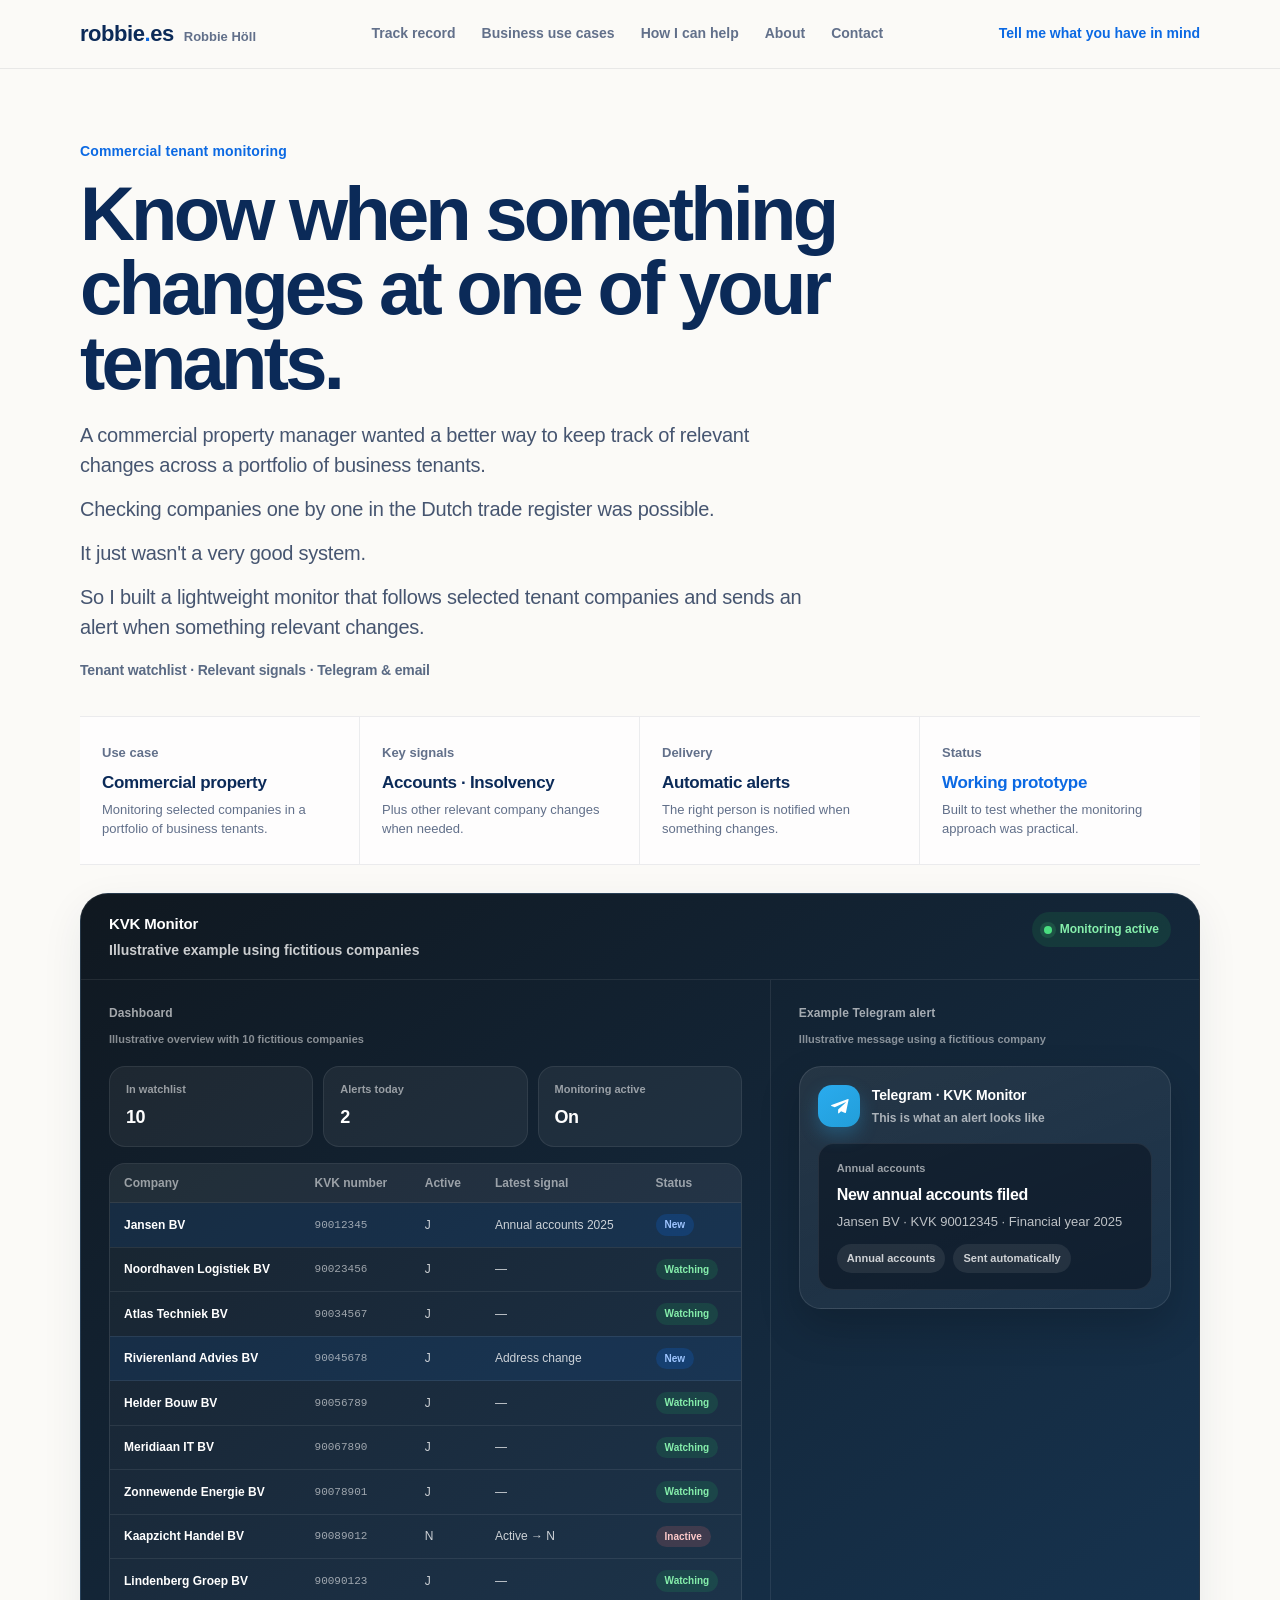
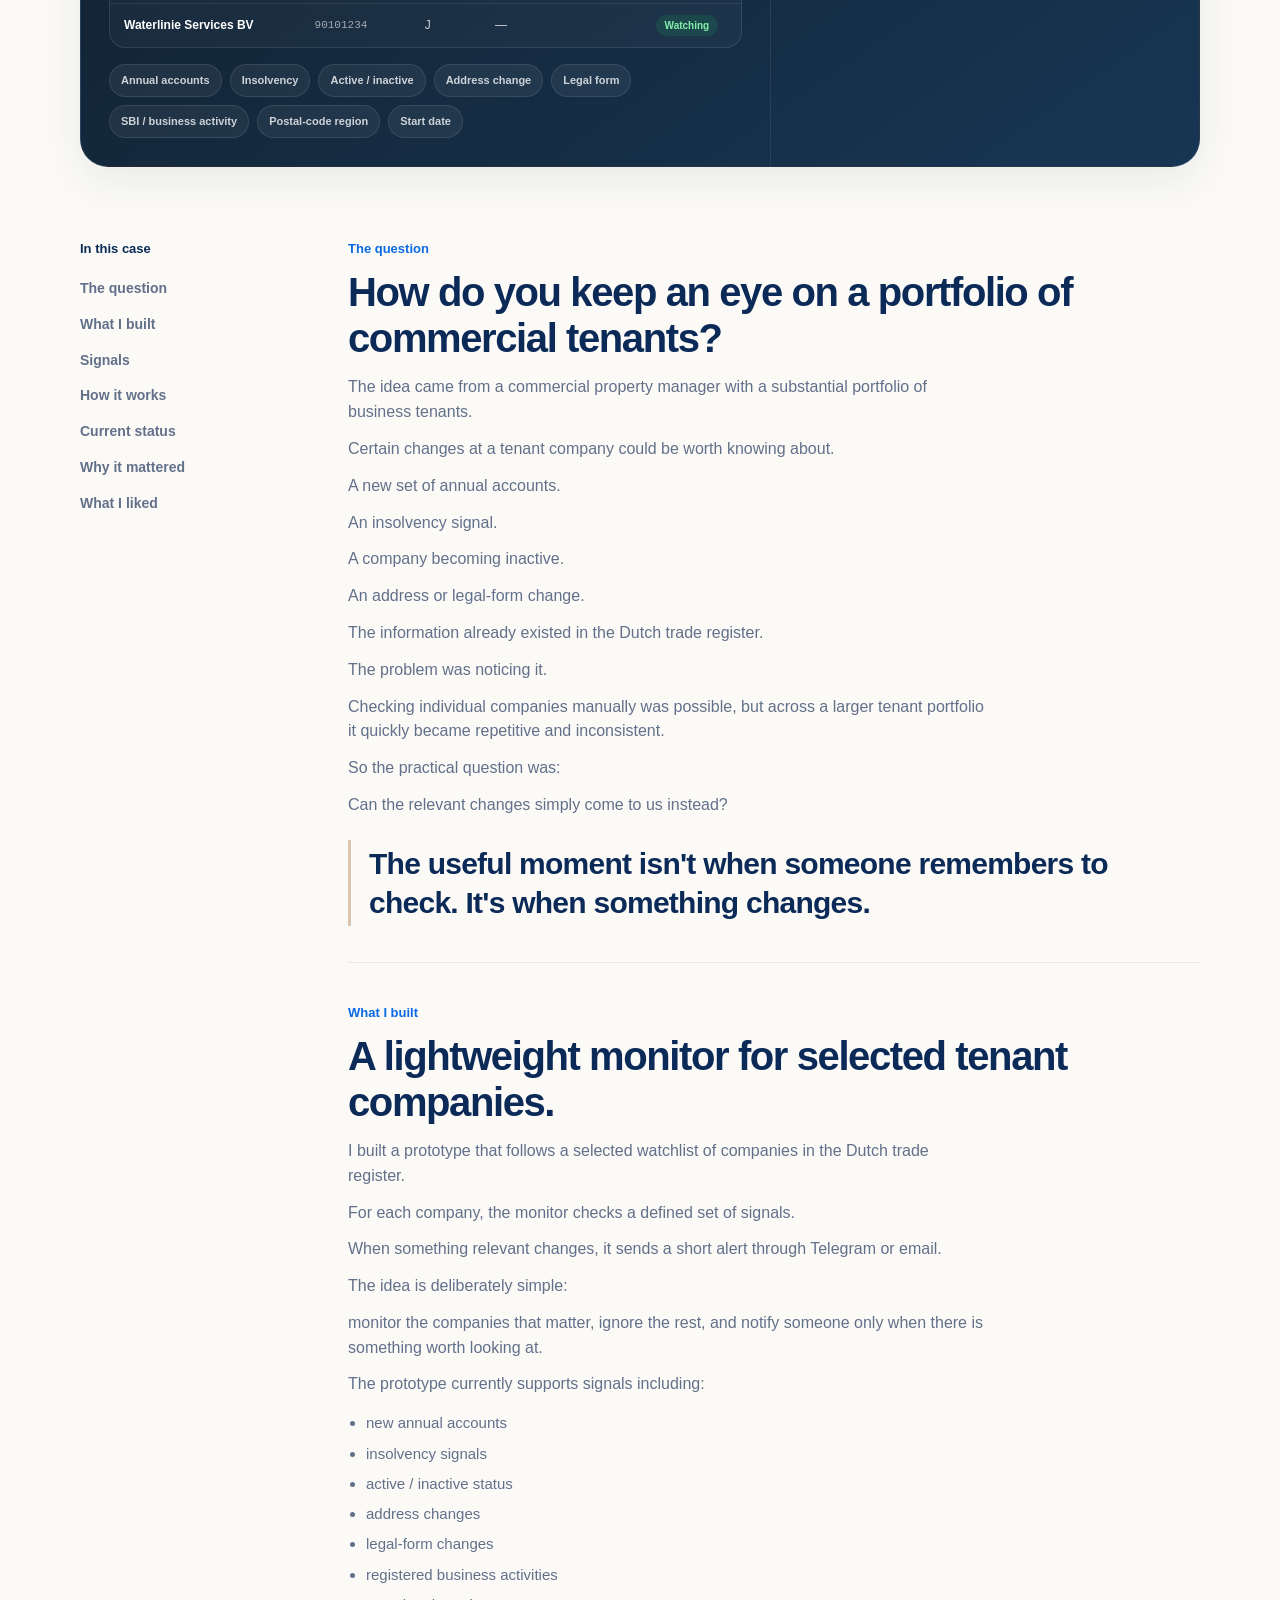
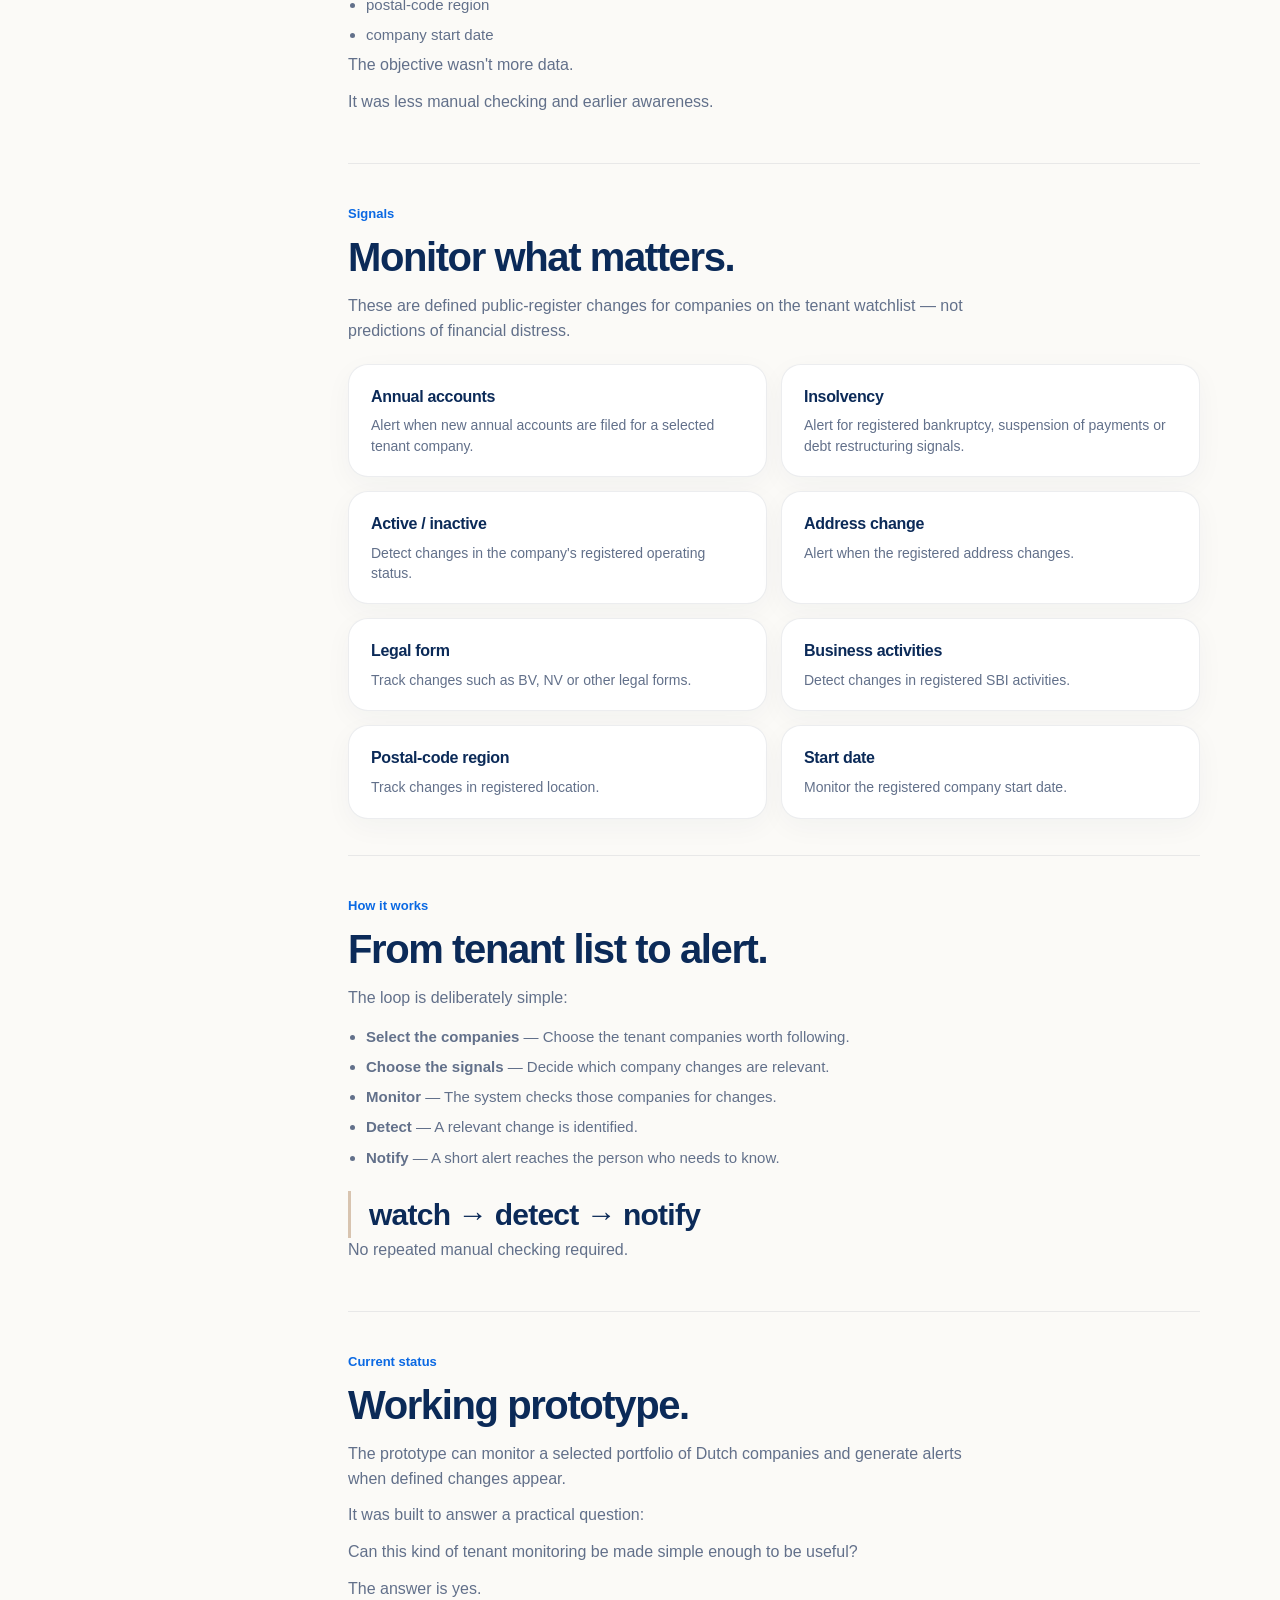
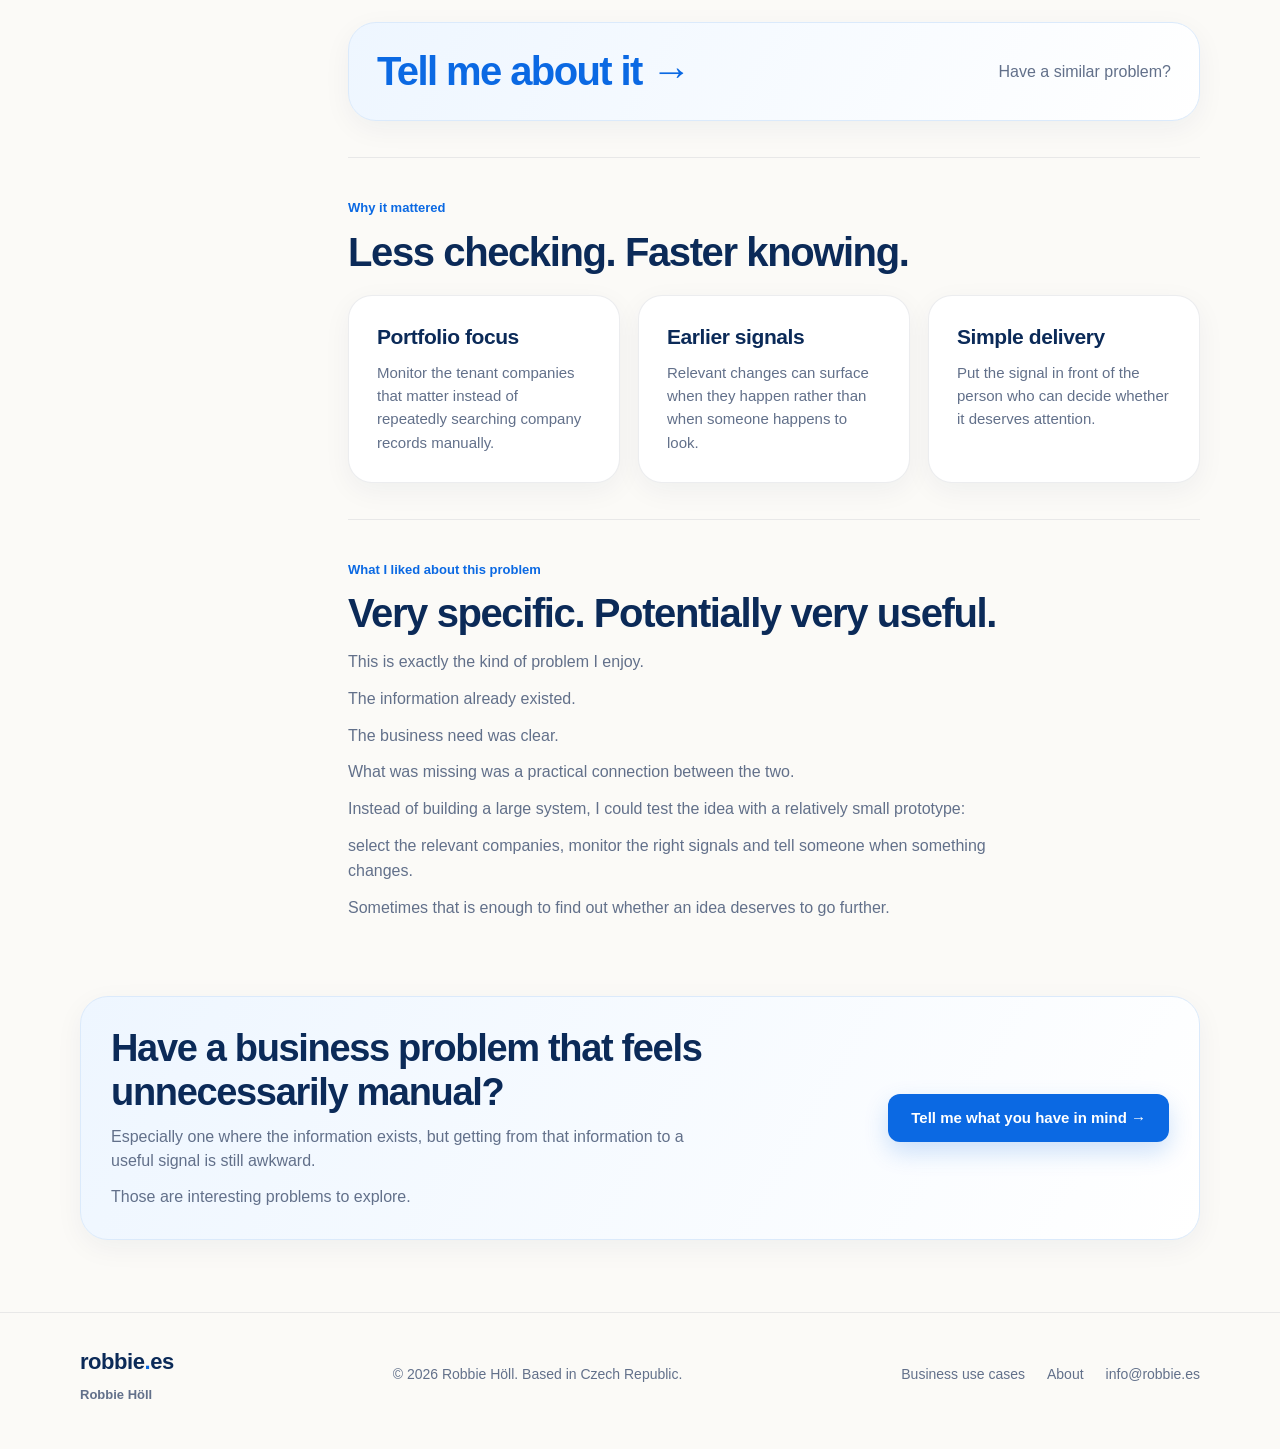
<file: kvk-monitor/index.html>
<!doctype html>
<html lang="en">
<head>
  <meta charset="utf-8">
  <meta name="viewport" content="width=device-width, initial-scale=1">
  <meta name="description" content="A working prototype built for a commercial property use case: monitor selected tenant companies and receive an alert when relevant trade-register information changes.">
  <title>KVK Monitor — Commercial Tenant Monitoring | Robbie Höll</title>
  <link rel="stylesheet" href="../css/home.css?v=20260801b">
  <link rel="icon" href="../favicon.svg" type="image/svg+xml">
  <style>
    .case-hero{padding:72px 0 28px}
    .case-hero .eyebrow{
      margin:0 0 14px;
      color:var(--blue);
      font-size:14px;
      font-weight:700;
      letter-spacing:.01em;
    }
    .case-hero h1{
      max-width:920px;
      margin:0;
      font-size:clamp(48px,6vw,76px);
      line-height:.98;
      letter-spacing:-.05em;
      font-weight:700;
      color:var(--navy);
    }
    .case-hero .hero-copy{
      max-width:740px;
      margin:20px 0 0;
      color:#465570;
      font-size:20px;
      line-height:1.5;
      letter-spacing:-.012em;
    }
    .case-hero .hero-copy + .hero-copy{margin-top:14px}
    .case-hero .hero-meta{
      margin:18px 0 0;
      max-width:42em;
      color:#5a6a84;
      font-size:14px;
      font-weight:600;
      letter-spacing:-.01em;
      line-height:1.45;
    }

    .summary{
      display:grid;
      grid-template-columns:repeat(4,minmax(0,1fr));
      margin:8px 0 28px;
      border-top:1px solid var(--line);
      border-bottom:1px solid var(--line);
      background:rgba(255,255,255,.72);
    }
    .summary-card{
      padding:26px 22px;
      border-right:1px solid var(--line);
      min-height:0;
      background:transparent;
      box-shadow:none;
      border-radius:0;
      border-top:0;
      border-bottom:0;
      border-left:0;
    }
    .summary-card:last-child{border-right:0}
    .summary-card small{
      display:block;
      color:var(--secondary);
      font-size:13px;
      margin-bottom:8px;
      font-weight:600;
    }
    .summary-card strong{
      display:block;
      color:var(--navy);
      font-size:17px;
      line-height:1.25;
      letter-spacing:-.02em;
      font-weight:700;
    }
    .summary-card p{
      margin:8px 0 0;
      color:var(--secondary);
      font-size:13px;
      line-height:1.45;
    }
    .summary-card strong.is-result{color:var(--blue)}

    .overview{
      overflow:hidden;
      border-radius:28px;
      background:linear-gradient(145deg,#101820,#173654);
      color:#fff;
      box-shadow:var(--shadow);
      border:1px solid rgba(255,255,255,.08);
    }
    .overview-head{
      display:flex;
      align-items:flex-start;
      justify-content:space-between;
      gap:16px;
      padding:18px 28px;
      border-bottom:1px solid rgba(255,255,255,.08);
    }
    .overview-titles{display:grid;gap:4px}
    .overview-head strong{
      font-size:15px;
      font-weight:650;
      letter-spacing:-.01em;
    }
    .overview-head .overview-coverage{
      color:rgba(255,255,255,.78);
      font-size:14px;
      font-weight:650;
    }
    .overview-status{
      display:inline-flex;
      align-items:center;
      gap:8px;
      padding:8px 12px;
      border-radius:999px;
      background:rgba(34,197,94,.12);
      color:#86efac;
      font-size:12px;
      font-weight:650;
      white-space:nowrap;
    }
    .overview-status::before{
      content:"";
      width:8px;
      height:8px;
      border-radius:50%;
      background:#4ade80;
      box-shadow:0 0 0 4px rgba(74,222,128,.15);
    }

    .overview-grid{
      display:grid;
      grid-template-columns:1.45fr .9fr;
      align-items:stretch;
    }
    .watch-col,
    .alert-col{
      padding:24px 28px 28px;
    }
    .watch-col{
      border-right:1px solid rgba(255,255,255,.08);
    }
    .panel-label{
      color:rgba(255,255,255,.62);
      font-size:12px;
      font-weight:650;
      letter-spacing:.01em;
    }
    .dashboard-note{
      margin:8px 0 0;
      color:rgba(255,255,255,.5);
      font-size:11px;
      font-weight:600;
    }

    .dash-stats{
      display:grid;
      grid-template-columns:repeat(3,minmax(0,1fr));
      gap:10px;
      margin-top:18px;
    }
    .dash-stat{
      padding:14px 16px;
      border-radius:16px;
      background:rgba(255,255,255,.055);
      border:1px solid rgba(255,255,255,.08);
    }
    .dash-stat small{
      display:block;
      color:rgba(255,255,255,.55);
      font-size:11px;
      font-weight:650;
      margin-bottom:6px;
    }
    .dash-stat strong{
      display:block;
      font-size:18px;
      letter-spacing:-.03em;
      font-weight:700;
    }

    .company-table-wrap{
      margin-top:16px;
      overflow:auto;
      border-radius:16px;
      border:1px solid rgba(255,255,255,.1);
      background:rgba(255,255,255,.03);
    }
    .company-table{
      width:100%;
      border-collapse:collapse;
      min-width:520px;
    }
    .company-table th,
    .company-table td{
      padding:11px 14px;
      text-align:left;
      font-size:12px;
      line-height:1.35;
      border-bottom:1px solid rgba(255,255,255,.08);
      white-space:nowrap;
    }
    .company-table th{
      color:rgba(255,255,255,.55);
      font-weight:650;
      background:rgba(255,255,255,.04);
    }
    .company-table td{color:rgba(255,255,255,.78)}
    .company-table td:first-child{
      color:#fff;
      font-weight:650;
    }
    .company-table tr:last-child td{border-bottom:0}
    .company-table tr.is-alert td{
      background:rgba(11,105,227,.1);
    }
    .company-table .kvk{
      font-family:ui-monospace,SFMono-Regular,Menlo,Consolas,monospace;
      font-size:11px;
      color:rgba(255,255,255,.58);
    }
    .status-pill{
      display:inline-flex;
      align-items:center;
      padding:4px 9px;
      border-radius:999px;
      font-size:10px;
      font-weight:700;
    }
    .status-pill.is-ok{
      background:rgba(34,197,94,.14);
      color:#86efac;
    }
    .status-pill.is-new{
      background:rgba(11,105,227,.22);
      color:#9ec5ff;
    }
    .status-pill.is-warn{
      background:rgba(248,113,113,.16);
      color:#fecaca;
    }

    .signal-chips{
      display:flex;
      flex-wrap:wrap;
      gap:8px;
      margin-top:16px;
    }
    .signal-chip{
      padding:7px 11px;
      border-radius:999px;
      background:rgba(255,255,255,.06);
      border:1px solid rgba(255,255,255,.1);
      color:rgba(255,255,255,.78);
      font-size:11px;
      font-weight:650;
    }

    .telegram-card{
      margin-top:18px;
      padding:18px;
      border-radius:22px;
      background:linear-gradient(160deg,rgba(255,255,255,.08),rgba(255,255,255,.03));
      border:1px solid rgba(255,255,255,.1);
      box-shadow:0 18px 40px rgba(0,0,0,.18);
    }
    .telegram-head{
      display:flex;
      align-items:center;
      gap:12px;
      margin-bottom:16px;
    }
    .telegram-icon{
      width:42px;
      height:42px;
      border-radius:14px;
      display:grid;
      place-items:center;
      background:linear-gradient(145deg,#2aabee,#229ed9);
      box-shadow:0 8px 18px rgba(42,171,238,.28);
      flex-shrink:0;
    }
    .telegram-icon svg{width:22px;height:22px;fill:#fff}
    .telegram-head strong{
      display:block;
      font-size:14px;
      font-weight:700;
      letter-spacing:-.01em;
    }
    .telegram-head small{
      display:block;
      margin-top:2px;
      color:rgba(255,255,255,.62);
      font-size:12px;
      font-weight:580;
    }
    .telegram-body{
      padding:16px 18px;
      border-radius:16px;
      background:rgba(8,18,30,.55);
      border:1px solid rgba(255,255,255,.08);
    }
    .telegram-body small{
      display:block;
      color:rgba(255,255,255,.58);
      font-size:11px;
      font-weight:650;
      margin-bottom:8px;
    }
    .telegram-body strong{
      display:block;
      font-size:16px;
      line-height:1.25;
      letter-spacing:-.025em;
      font-weight:700;
    }
    .telegram-body p{
      margin:8px 0 0;
      color:rgba(255,255,255,.72);
      font-size:13px;
      line-height:1.45;
    }
    .telegram-meta{
      display:flex;
      flex-wrap:wrap;
      gap:8px;
      margin-top:12px;
    }
    .telegram-chip{
      padding:6px 10px;
      border-radius:999px;
      background:rgba(255,255,255,.08);
      color:rgba(255,255,255,.78);
      font-size:11px;
      font-weight:650;
    }
    .telegram-chip.is-alert{
      background:rgba(248,113,113,.16);
      color:#fecaca;
    }

    .story{
      display:grid;
      grid-template-columns:220px 1fr;
      gap:48px;
      padding:72px 0 64px;
    }
    .story-nav{
      position:sticky;
      top:92px;
      align-self:start;
      padding:0;
      border:0;
      background:transparent;
    }
    .story-nav strong{
      display:block;
      margin-bottom:12px;
      color:var(--navy);
      font-size:13px;
      font-weight:700;
    }
    .story-nav a{
      display:block;
      padding:7px 0;
      color:var(--secondary);
      font-size:14px;
      font-weight:580;
    }
    .story-nav a:hover{color:var(--navy)}

    .story-content{display:grid;gap:40px}
    .case-section{
      padding-bottom:36px;
      border-bottom:1px solid var(--line);
    }
    .case-section:last-child{border-bottom:0;padding-bottom:0}
    .case-section .kicker{
      margin:0 0 10px;
      color:var(--blue);
      font-size:13px;
      font-weight:650;
      letter-spacing:0;
      text-transform:none;
    }
    .case-section h2{
      margin:0 0 14px;
      font-size:clamp(28px,3.6vw,40px);
      line-height:1.15;
      letter-spacing:-.035em;
      font-weight:700;
      color:var(--navy);
    }
    .case-section p{
      margin:0 0 12px;
      color:var(--secondary);
      font-size:16px;
      line-height:1.55;
      max-width:40em;
    }
    .case-section ul{
      margin:14px 0 0;
      padding-left:18px;
      color:var(--secondary);
      font-size:15px;
      line-height:1.55;
    }
    .case-section li{margin:7px 0}

    .quote{
      margin-top:22px;
      max-width:760px;
      padding:4px 0 4px 18px;
      border-left:3px solid var(--sand);
      border-radius:0;
      background:transparent;
      box-shadow:none;
      color:var(--navy);
      font-size:clamp(22px,2.6vw,30px);
      line-height:1.3;
      letter-spacing:-.025em;
      font-weight:700;
    }

    .decision{
      display:flex;
      justify-content:space-between;
      align-items:center;
      gap:24px;
      margin-top:20px;
      padding:28px;
      border-radius:28px;
      background:linear-gradient(120deg,#eef6ff,#fff);
      border:1px solid #dbeafb;
      box-shadow:0 8px 28px rgba(21,45,82,.05);
    }
    .decision strong{
      font-size:clamp(28px,4vw,40px);
      color:var(--blue);
      line-height:1;
      letter-spacing:-.04em;
      font-weight:700;
    }
    .decision a{
      color:inherit;
      text-decoration:none;
    }
    .decision a:hover strong{text-decoration:underline;text-underline-offset:6px}
    .decision span{
      max-width:430px;
      color:var(--secondary);
      font-size:16px;
      line-height:1.5;
    }

    .value-grid{
      display:grid;
      grid-template-columns:repeat(3,minmax(0,1fr));
      gap:18px;
      margin-top:20px;
    }
    .value{
      display:flex;
      flex-direction:column;
      padding:28px;
      border-radius:var(--radius);
      background:var(--surface);
      border:1px solid var(--line);
      box-shadow:0 8px 28px rgba(21,45,82,.05);
    }
    .value strong{
      display:block;
      margin-bottom:12px;
      color:var(--navy);
      font-size:21px;
      line-height:1.2;
      letter-spacing:-.02em;
      font-weight:700;
    }
    .value p{
      margin:0;
      font-size:15px;
      line-height:1.55;
      color:var(--secondary);
    }

    .signals-grid{
      display:grid;
      grid-template-columns:repeat(2,minmax(0,1fr));
      gap:14px;
      margin-top:20px;
    }
    .signal-card{
      padding:20px 22px;
      border-radius:20px;
      background:var(--surface);
      border:1px solid var(--line);
      box-shadow:0 8px 28px rgba(21,45,82,.04);
    }
    .signal-card strong{
      display:block;
      margin:0 0 6px;
      color:var(--navy);
      font-size:16px;
      font-weight:700;
      letter-spacing:-.02em;
    }
    .signal-card code{
      display:inline-block;
      margin-bottom:8px;
      padding:3px 8px;
      border-radius:8px;
      background:#eef4ff;
      color:var(--blue);
      font-size:12px;
      font-weight:650;
    }
    .signal-card p{
      margin:0;
      color:var(--secondary);
      font-size:14px;
      line-height:1.45;
      max-width:none;
    }

    .case-cta{
      margin:0 0 72px;
      padding:30px;
      border-radius:28px;
      border:1px solid #dbeafb;
      background:linear-gradient(120deg,#eef6ff,#fff);
      box-shadow:0 8px 28px rgba(21,45,82,.05);
      display:grid;
      grid-template-columns:1fr auto;
      gap:28px;
      align-items:center;
    }
    .case-cta h2{
      margin:0 0 10px;
      color:var(--navy);
      font-size:clamp(28px,3.2vw,38px);
      line-height:1.15;
      letter-spacing:-.035em;
      font-weight:700;
    }
    .case-cta p{
      margin:0;
      color:var(--secondary);
      font-size:16px;
      line-height:1.5;
      max-width:36em;
    }
    .case-cta p + p{margin-top:12px}

    @media (max-width: 980px){
      .summary{grid-template-columns:1fr 1fr}
      .summary-card:nth-child(2){border-right:0}
      .summary-card:nth-child(-n+2){border-bottom:1px solid var(--line)}
      .overview-grid{grid-template-columns:1fr}
      .watch-col{border-right:0;border-bottom:1px solid rgba(255,255,255,.08)}
      .story{grid-template-columns:1fr}
      .story-nav{display:none}
      .signals-grid{grid-template-columns:1fr}
    }
    @media (max-width: 650px){
      .case-hero{padding:48px 0 24px}
      .case-hero h1{font-size:46px}
      .case-hero .hero-copy{font-size:18px}
      .summary{grid-template-columns:1fr}
      .summary-card{
        border-right:0;
        border-bottom:1px solid var(--line);
        padding:18px 4px;
      }
      .summary-card:last-child{border-bottom:0}
      .overview-head{flex-direction:column;align-items:flex-start}
      .dash-stats{grid-template-columns:1fr}
      .value-grid{grid-template-columns:1fr}
      .decision{flex-direction:column;align-items:flex-start}
      .case-cta{grid-template-columns:1fr}
    }
  </style>
</head>
<body>

<header>
  <div class="container nav">
    <div class="brand-wrap">
      <a class="brand" href="../index.html">robbie<span>.</span>es</a>
      <span class="full-name">Robbie Höll</span>
    </div>
    <nav class="nav-links" id="navLinks">
      <a href="../index.html#track-record">Track record</a>
      <a href="../projects.html">Business use cases</a>
      <a href="../index.html#help">How I can help</a>
      <a href="../index.html#about">About</a>
      <a href="../index.html#contact">Contact</a>
    </nav>
    <a class="nav-cta" href="../index.html#contact">Tell me what you have in mind</a>
    <button class="menu-btn" aria-label="Open menu" onclick="toggleMenu()">☰</button>
  </div>
</header>

<section class="case-hero">
  <div class="container">
    <div class="eyebrow">Commercial tenant monitoring</div>
    <h1>Know when something changes at one of your tenants.</h1>
    <p class="hero-copy">A commercial property manager wanted a better way to keep track of relevant changes across a portfolio of business tenants.</p>
    <p class="hero-copy">Checking companies one by one in the Dutch trade register was possible.</p>
    <p class="hero-copy">It just wasn't a very good system.</p>
    <p class="hero-copy">So I built a lightweight monitor that follows selected tenant companies and sends an alert when something relevant changes.</p>
    <p class="hero-meta">Tenant watchlist · Relevant signals · Telegram &amp; email</p>
  </div>
</section>

<main class="container">
  <section class="summary" aria-label="Case summary">
    <article class="summary-card">
      <small>Use case</small>
      <strong>Commercial property</strong>
      <p>Monitoring selected companies in a portfolio of business tenants.</p>
    </article>
    <article class="summary-card">
      <small>Key signals</small>
      <strong>Accounts · Insolvency</strong>
      <p>Plus other relevant company changes when needed.</p>
    </article>
    <article class="summary-card">
      <small>Delivery</small>
      <strong>Automatic alerts</strong>
      <p>The right person is notified when something changes.</p>
    </article>
    <article class="summary-card">
      <small>Status</small>
      <strong class="is-result">Working prototype</strong>
      <p>Built to test whether the monitoring approach was practical.</p>
    </article>
  </section>

  <section class="overview" aria-label="KVK Monitor showcase dashboard">
    <div class="overview-head">
      <div class="overview-titles">
        <strong>KVK Monitor</strong>
        <div class="overview-coverage">Illustrative example using fictitious companies</div>
      </div>
      <div class="overview-status">Monitoring active</div>
    </div>

    <div class="overview-grid">
      <div class="watch-col">
        <div class="panel-label">Dashboard</div>
        <div class="dashboard-note">Illustrative overview with 10 fictitious companies</div>

        <div class="dash-stats">
          <div class="dash-stat">
            <small>In watchlist</small>
            <strong>10</strong>
          </div>
          <div class="dash-stat">
            <small>Alerts today</small>
            <strong>2</strong>
          </div>
          <div class="dash-stat">
            <small>Monitoring active</small>
            <strong>On</strong>
          </div>
        </div>

        <div class="company-table-wrap">
          <table class="company-table">
            <thead>
              <tr>
                <th>Company</th>
                <th>KVK number</th>
                <th>Active</th>
                <th>Latest signal</th>
                <th>Status</th>
              </tr>
            </thead>
            <tbody>
              <tr class="is-alert">
                <td>Jansen BV</td>
                <td class="kvk">90012345</td>
                <td>J</td>
                <td>Annual accounts 2025</td>
                <td><span class="status-pill is-new">New</span></td>
              </tr>
              <tr>
                <td>Noordhaven Logistiek BV</td>
                <td class="kvk">90023456</td>
                <td>J</td>
                <td>—</td>
                <td><span class="status-pill is-ok">Watching</span></td>
              </tr>
              <tr>
                <td>Atlas Techniek BV</td>
                <td class="kvk">90034567</td>
                <td>J</td>
                <td>—</td>
                <td><span class="status-pill is-ok">Watching</span></td>
              </tr>
              <tr class="is-alert">
                <td>Rivierenland Advies BV</td>
                <td class="kvk">90045678</td>
                <td>J</td>
                <td>Address change</td>
                <td><span class="status-pill is-new">New</span></td>
              </tr>
              <tr>
                <td>Helder Bouw BV</td>
                <td class="kvk">90056789</td>
                <td>J</td>
                <td>—</td>
                <td><span class="status-pill is-ok">Watching</span></td>
              </tr>
              <tr>
                <td>Meridiaan IT BV</td>
                <td class="kvk">90067890</td>
                <td>J</td>
                <td>—</td>
                <td><span class="status-pill is-ok">Watching</span></td>
              </tr>
              <tr>
                <td>Zonnewende Energie BV</td>
                <td class="kvk">90078901</td>
                <td>J</td>
                <td>—</td>
                <td><span class="status-pill is-ok">Watching</span></td>
              </tr>
              <tr>
                <td>Kaapzicht Handel BV</td>
                <td class="kvk">90089012</td>
                <td>N</td>
                <td>Active → N</td>
                <td><span class="status-pill is-warn">Inactive</span></td>
              </tr>
              <tr>
                <td>Lindenberg Groep BV</td>
                <td class="kvk">90090123</td>
                <td>J</td>
                <td>—</td>
                <td><span class="status-pill is-ok">Watching</span></td>
              </tr>
              <tr>
                <td>Waterlinie Services BV</td>
                <td class="kvk">90101234</td>
                <td>J</td>
                <td>—</td>
                <td><span class="status-pill is-ok">Watching</span></td>
              </tr>
            </tbody>
          </table>
        </div>

        <div class="signal-chips" aria-label="Configurable alerts">
          <span class="signal-chip">Annual accounts</span>
          <span class="signal-chip">Insolvency</span>
          <span class="signal-chip">Active / inactive</span>
          <span class="signal-chip">Address change</span>
          <span class="signal-chip">Legal form</span>
          <span class="signal-chip">SBI / business activity</span>
          <span class="signal-chip">Postal-code region</span>
          <span class="signal-chip">Start date</span>
        </div>
      </div>

      <div class="alert-col">
        <div class="panel-label">Example Telegram alert</div>
        <div class="dashboard-note">Illustrative message using a fictitious company</div>

        <div class="telegram-card">
          <div class="telegram-head">
            <div class="telegram-icon" aria-hidden="true">
              <svg viewBox="0 0 24 24" role="img" focusable="false">
                <path d="M21.8 4.3c.4-.2.8.2.7.6l-2.9 14.2c-.1.4-.5.6-.9.4l-4.4-1.8-2.4 2.3c-.3.3-.9.1-.9-.3l.1-3.9 8.3-7.5c.2-.2-.1-.4-.3-.3L7.4 13.4 3.7 12c-.5-.2-.5-.9.1-1.1l18-6.6z"/>
              </svg>
            </div>
            <div>
              <strong>Telegram · KVK Monitor</strong>
              <small>This is what an alert looks like</small>
            </div>
          </div>
          <div class="telegram-body">
            <small>Annual accounts</small>
            <strong>New annual accounts filed</strong>
            <p>Jansen BV · KVK 90012345 · Financial year 2025</p>
            <div class="telegram-meta">
              <span class="telegram-chip">Annual accounts</span>
              <span class="telegram-chip">Sent automatically</span>
            </div>
          </div>
        </div>
      </div>
    </div>
  </section>

  <section class="story">
    <aside class="story-nav">
      <strong>In this case</strong>
      <a href="#question">The question</a>
      <a href="#built">What I built</a>
      <a href="#signals">Signals</a>
      <a href="#flow">How it works</a>
      <a href="#status">Current status</a>
      <a href="#value">Why it mattered</a>
      <a href="#liked">What I liked</a>
    </aside>

    <div class="story-content">
      <section class="case-section" id="question">
        <div class="kicker">The question</div>
        <h2>How do you keep an eye on a portfolio of commercial tenants?</h2>
        <p>The idea came from a commercial property manager with a substantial portfolio of business tenants.</p>
        <p>Certain changes at a tenant company could be worth knowing about.</p>
        <p>A new set of annual accounts.</p>
        <p>An insolvency signal.</p>
        <p>A company becoming inactive.</p>
        <p>An address or legal-form change.</p>
        <p>The information already existed in the Dutch trade register.</p>
        <p>The problem was noticing it.</p>
        <p>Checking individual companies manually was possible, but across a larger tenant portfolio it quickly became repetitive and inconsistent.</p>
        <p>So the practical question was:</p>
        <p>Can the relevant changes simply come to us instead?</p>
        <div class="quote">The useful moment isn't when someone remembers to check. It's when something changes.</div>
      </section>

      <section class="case-section" id="built">
        <div class="kicker">What I built</div>
        <h2>A lightweight monitor for selected tenant companies.</h2>
        <p>I built a prototype that follows a selected watchlist of companies in the Dutch trade register.</p>
        <p>For each company, the monitor checks a defined set of signals.</p>
        <p>When something relevant changes, it sends a short alert through Telegram or email.</p>
        <p>The idea is deliberately simple:</p>
        <p>monitor the companies that matter, ignore the rest, and notify someone only when there is something worth looking at.</p>
        <p>The prototype currently supports signals including:</p>
        <ul>
          <li>new annual accounts</li>
          <li>insolvency signals</li>
          <li>active / inactive status</li>
          <li>address changes</li>
          <li>legal-form changes</li>
          <li>registered business activities</li>
          <li>postal-code region</li>
          <li>company start date</li>
        </ul>
        <p>The objective wasn't more data.</p>
        <p>It was less manual checking and earlier awareness.</p>
      </section>

      <section class="case-section" id="signals">
        <div class="kicker">Signals</div>
        <h2>Monitor what matters.</h2>
        <p>These are defined public-register changes for companies on the tenant watchlist — not predictions of financial distress.</p>
        <div class="signals-grid">
          <article class="signal-card">
            <strong>Annual accounts</strong>
            <p>Alert when new annual accounts are filed for a selected tenant company.</p>
          </article>
          <article class="signal-card">
            <strong>Insolvency</strong>
            <p>Alert for registered bankruptcy, suspension of payments or debt restructuring signals.</p>
          </article>
          <article class="signal-card">
            <strong>Active / inactive</strong>
            <p>Detect changes in the company's registered operating status.</p>
          </article>
          <article class="signal-card">
            <strong>Address change</strong>
            <p>Alert when the registered address changes.</p>
          </article>
          <article class="signal-card">
            <strong>Legal form</strong>
            <p>Track changes such as BV, NV or other legal forms.</p>
          </article>
          <article class="signal-card">
            <strong>Business activities</strong>
            <p>Detect changes in registered SBI activities.</p>
          </article>
          <article class="signal-card">
            <strong>Postal-code region</strong>
            <p>Track changes in registered location.</p>
          </article>
          <article class="signal-card">
            <strong>Start date</strong>
            <p>Monitor the registered company start date.</p>
          </article>
        </div>
      </section>

      <section class="case-section" id="flow">
        <div class="kicker">How it works</div>
        <h2>From tenant list to alert.</h2>
        <p>The loop is deliberately simple:</p>
        <ul>
          <li><strong>Select the companies</strong> — Choose the tenant companies worth following.</li>
          <li><strong>Choose the signals</strong> — Decide which company changes are relevant.</li>
          <li><strong>Monitor</strong> — The system checks those companies for changes.</li>
          <li><strong>Detect</strong> — A relevant change is identified.</li>
          <li><strong>Notify</strong> — A short alert reaches the person who needs to know.</li>
        </ul>
        <div class="quote">watch → detect → notify</div>
        <p>No repeated manual checking required.</p>
      </section>

      <section class="case-section" id="status">
        <div class="kicker">Current status</div>
        <h2>Working prototype.</h2>
        <p>The prototype can monitor a selected portfolio of Dutch companies and generate alerts when defined changes appear.</p>
        <p>It was built to answer a practical question:</p>
        <p>Can this kind of tenant monitoring be made simple enough to be useful?</p>
        <p>The answer is yes.</p>
        <div class="decision">
          <a href="../index.html#contact"><strong>Tell me about it →</strong></a>
          <span>Have a similar problem?</span>
        </div>
      </section>

      <section class="case-section" id="value">
        <div class="kicker">Why it mattered</div>
        <h2>Less checking. Faster knowing.</h2>
        <div class="value-grid">
          <article class="value">
            <strong>Portfolio focus</strong>
            <p>Monitor the tenant companies that matter instead of repeatedly searching company records manually.</p>
          </article>
          <article class="value">
            <strong>Earlier signals</strong>
            <p>Relevant changes can surface when they happen rather than when someone happens to look.</p>
          </article>
          <article class="value">
            <strong>Simple delivery</strong>
            <p>Put the signal in front of the person who can decide whether it deserves attention.</p>
          </article>
        </div>
      </section>

      <section class="case-section" id="liked">
        <div class="kicker">What I liked about this problem</div>
        <h2>Very specific. Potentially very useful.</h2>
        <p>This is exactly the kind of problem I enjoy.</p>
        <p>The information already existed.</p>
        <p>The business need was clear.</p>
        <p>What was missing was a practical connection between the two.</p>
        <p>Instead of building a large system, I could test the idea with a relatively small prototype:</p>
        <p>select the relevant companies, monitor the right signals and tell someone when something changes.</p>
        <p>Sometimes that is enough to find out whether an idea deserves to go further.</p>
      </section>
    </div>
  </section>

  <section class="case-cta">
    <div>
      <h2>Have a business problem that feels unnecessarily manual?</h2>
      <p>Especially one where the information exists, but getting from that information to a useful signal is still awkward.</p>
      <p>Those are interesting problems to explore.</p>
    </div>
    <a class="btn btn-primary" href="/#contact">Tell me what you have in mind →</a>
  </section>
</main>

<footer>
  <div class="container footer-grid">
    <div>
      <a class="brand" href="../index.html">robbie<span>.</span>es</a>
      <div class="full-name" style="margin-top:6px">Robbie Höll</div>
    </div>
    <span>© 2026 Robbie Höll. Based in Czech Republic.</span>
    <div class="footer-links">
      <a href="../projects.html">Business use cases</a>
      <a href="../index.html#about">About</a>
      <a href="mailto:info@robbie.es">info@robbie.es</a>
    </div>
  </div>
</footer>

<script src="../js/main.js?v=20260801c" defer></script>
</body>
</html>
</file>
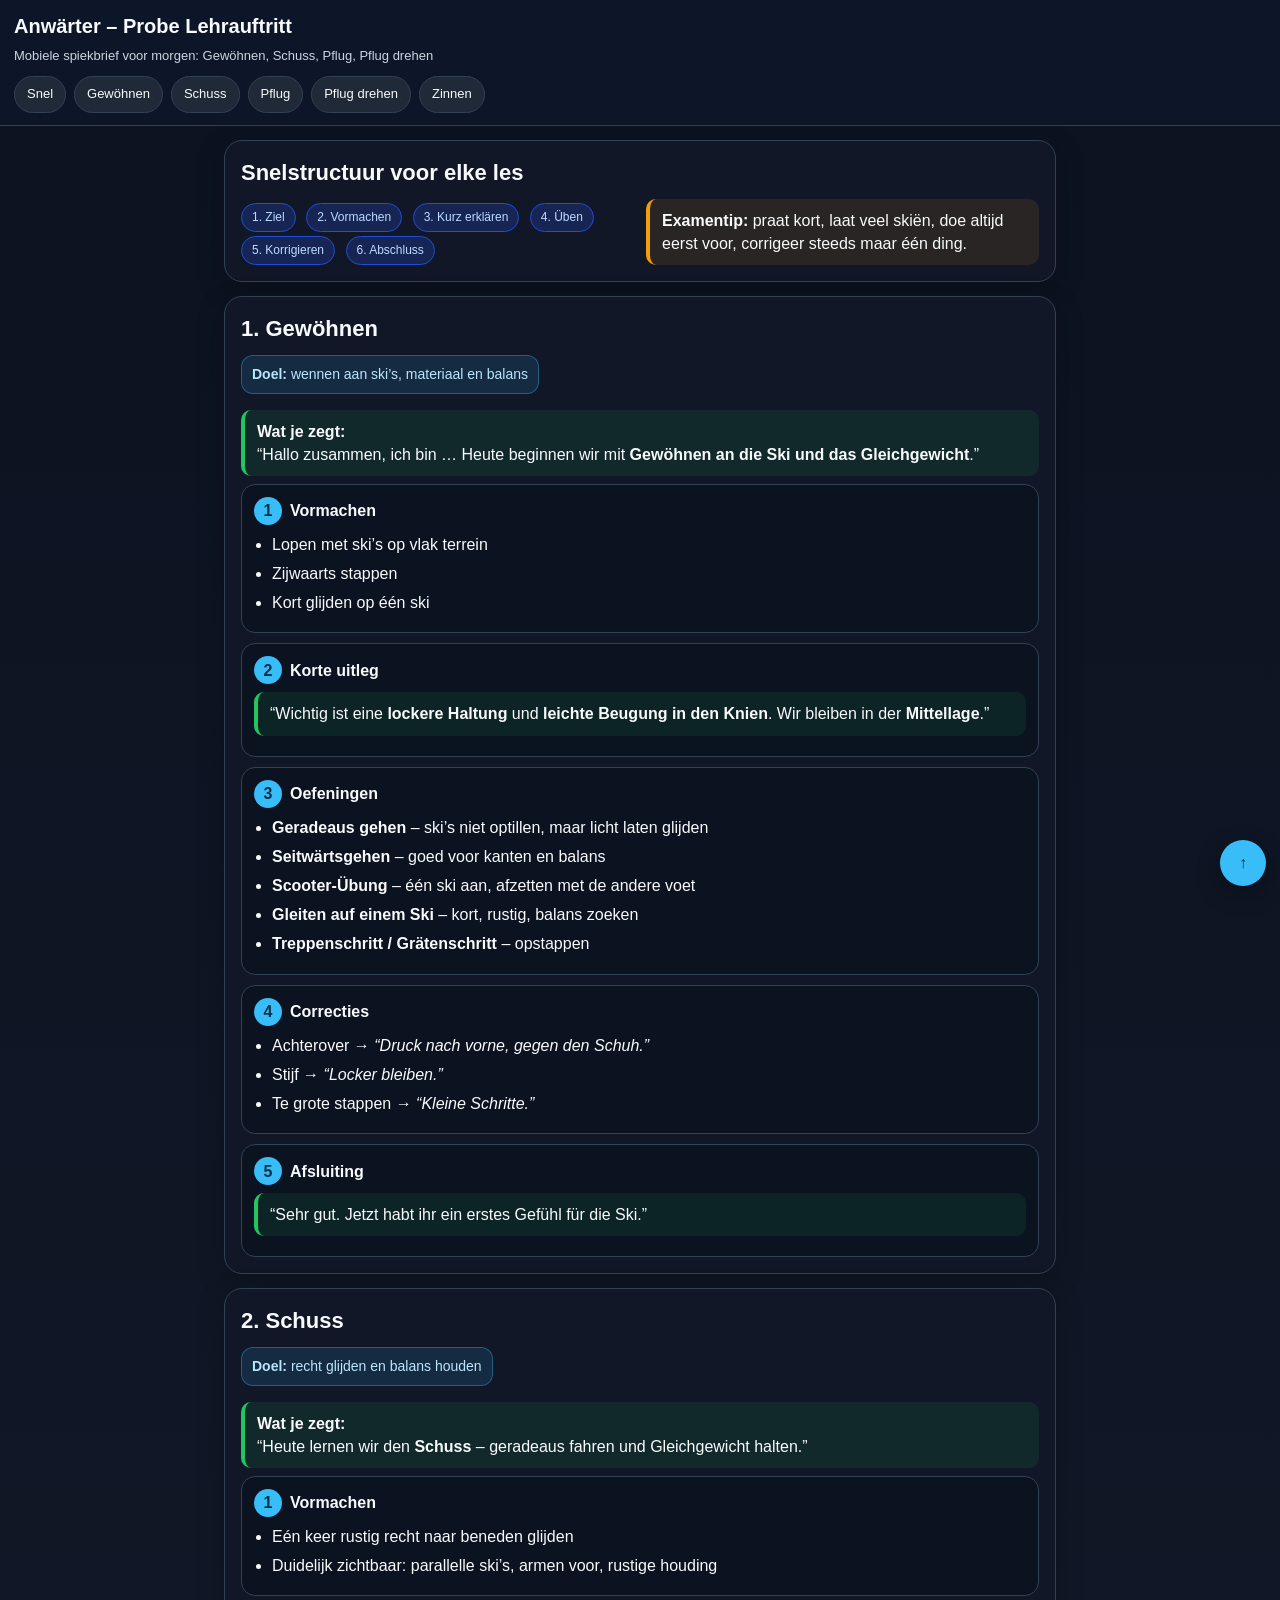
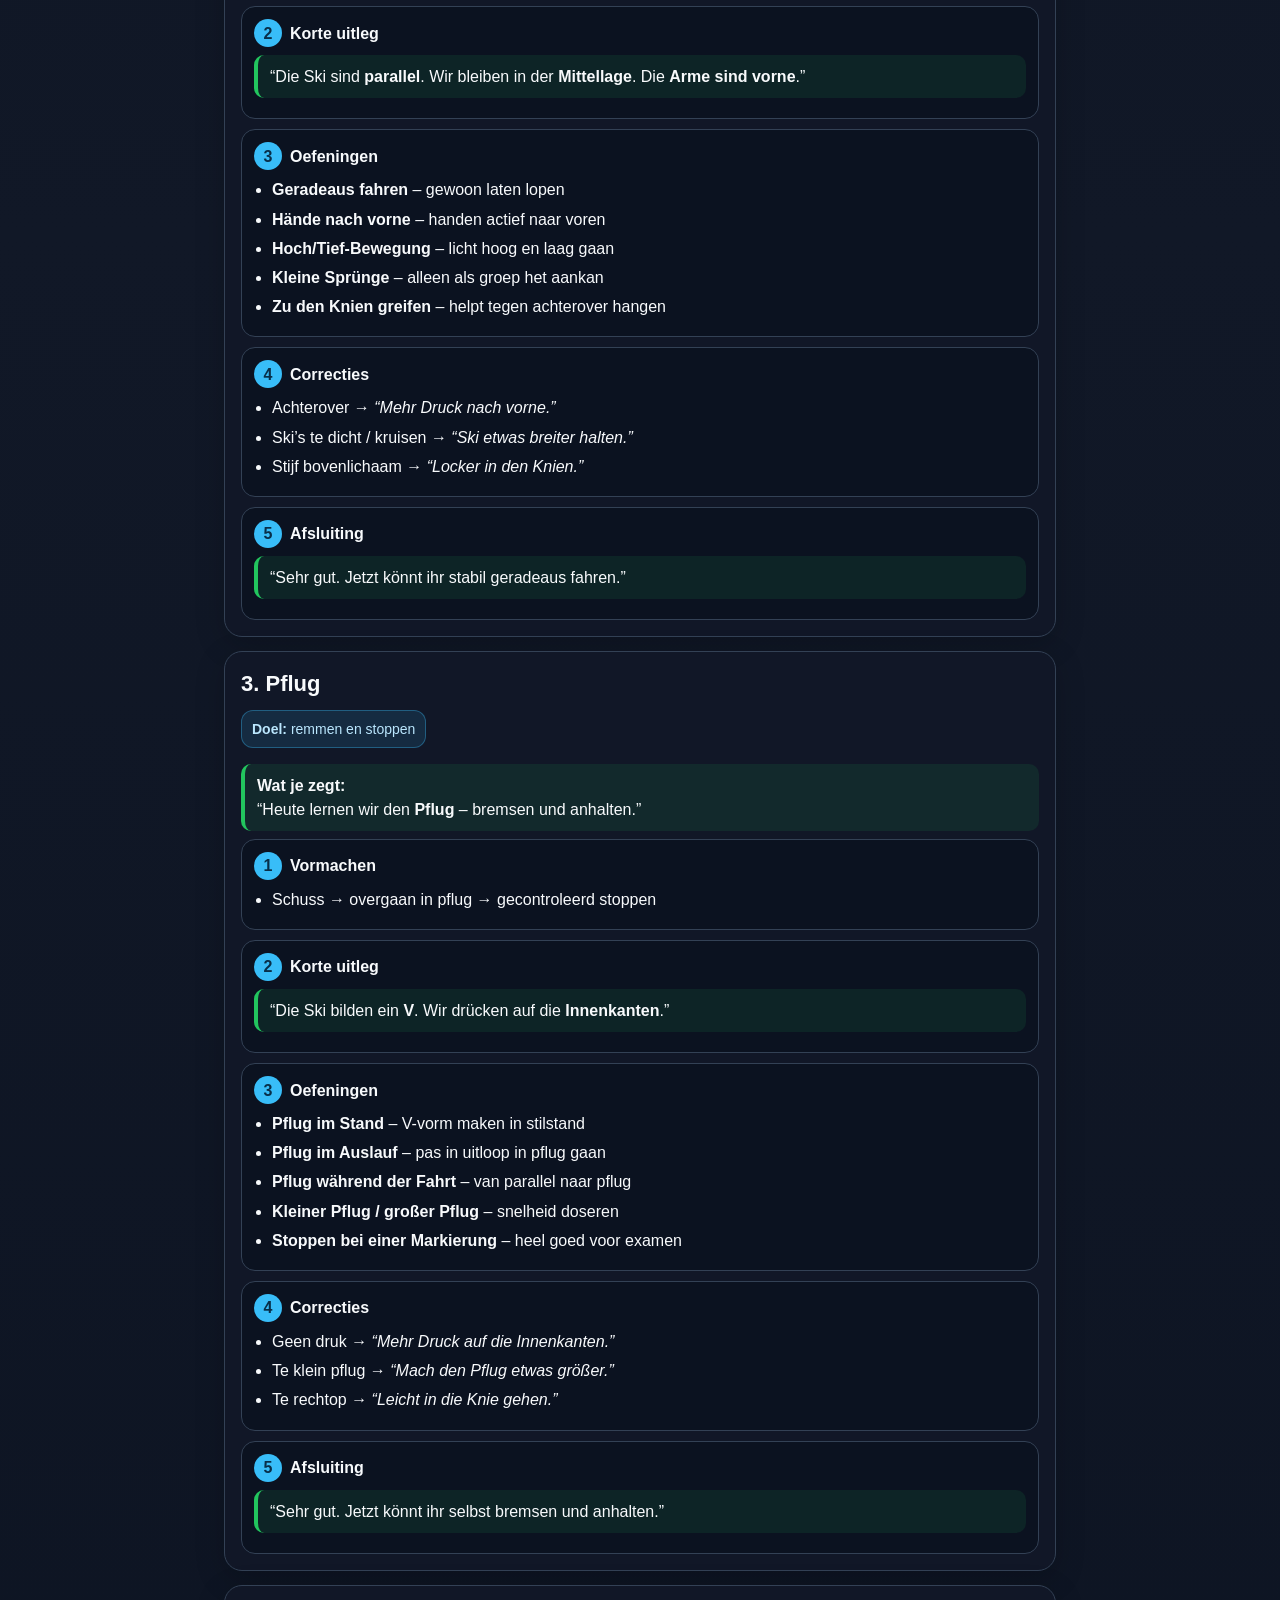
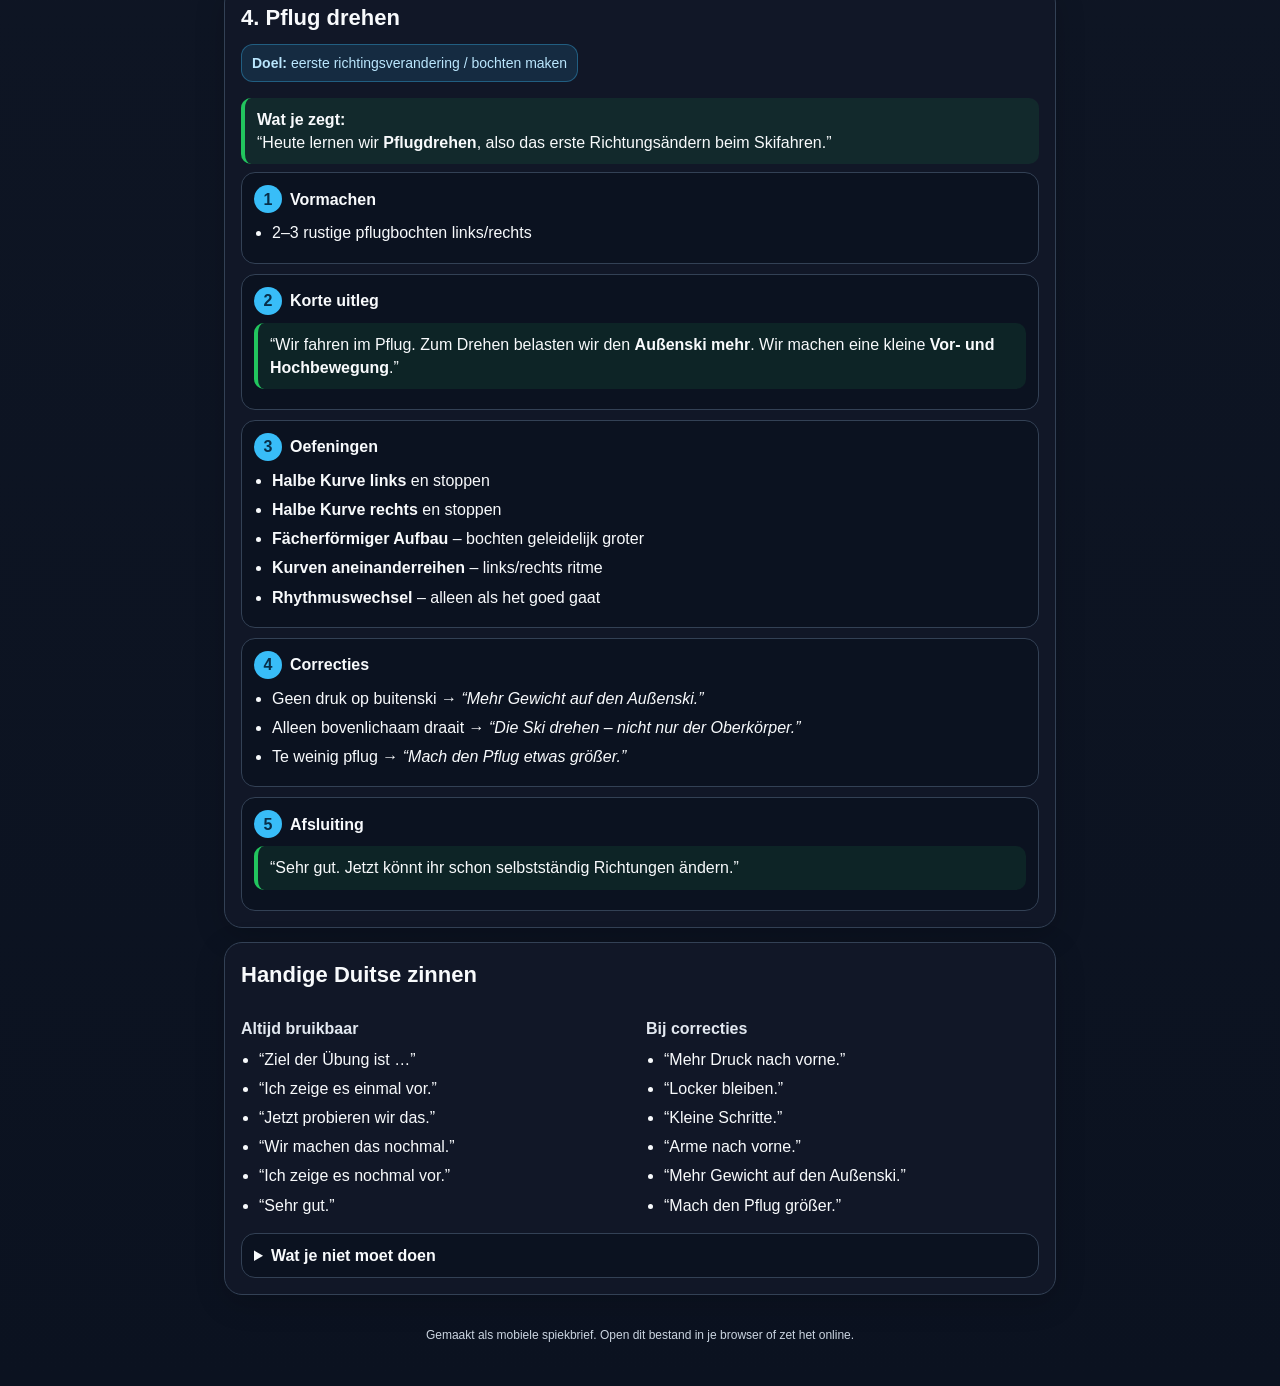
<file: 1.html>
<!DOCTYPE html>
<html lang="nl">
<head>
  <meta charset="UTF-8" />
  <meta name="viewport" content="width=device-width, initial-scale=1.0" />
  <title>Anwärter Ski – Probe Lehrauftritt</title>
  <style>
    :root{
      --bg:#0f172a;
      --card:#111827;
      --muted:#1f2937;
      --text:#f8fafc;
      --sub:#cbd5e1;
      --accent:#38bdf8;
      --ok:#22c55e;
      --warn:#f59e0b;
      --border:#334155;
    }
    *{box-sizing:border-box}
    body{
      margin:0;
      font-family:-apple-system,BlinkMacSystemFont,"Segoe UI",Roboto,Arial,sans-serif;
      background:linear-gradient(180deg,#0b1220,#111827 40%,#0b1220);
      color:var(--text);
      line-height:1.45;
    }
    header{
      position:sticky;
      top:0;
      z-index:20;
      background:rgba(15,23,42,.92);
      backdrop-filter:blur(10px);
      border-bottom:1px solid var(--border);
      padding:12px 14px;
    }
    .title{font-size:20px;font-weight:800;margin:0 0 6px}
    .subtitle{margin:0;color:var(--sub);font-size:13px}
    nav{
      display:flex; gap:8px; overflow:auto; padding-top:10px;
      scrollbar-width:none;
    }
    nav a{
      text-decoration:none; color:var(--text); white-space:nowrap;
      background:var(--muted); border:1px solid var(--border);
      padding:8px 12px; border-radius:999px; font-size:13px;
    }
    main{max-width:860px; margin:0 auto; padding:14px}
    .card{
      background:rgba(17,24,39,.95);
      border:1px solid var(--border);
      border-radius:18px;
      padding:16px;
      margin:0 0 14px;
      box-shadow:0 8px 30px rgba(0,0,0,.18);
    }
    h2{font-size:22px;margin:0 0 10px}
    h3{font-size:16px;margin:16px 0 8px;color:#e2e8f0}
    p{margin:8px 0}
    .goal{
      display:inline-block;
      background:rgba(56,189,248,.12);
      border:1px solid rgba(56,189,248,.35);
      color:#bae6fd;
      padding:8px 10px;
      border-radius:12px;
      font-size:14px;
      margin-bottom:8px;
    }
    .say{
      background:rgba(34,197,94,.10);
      border-left:4px solid var(--ok);
      padding:10px 12px;
      border-radius:10px;
      margin:8px 0;
    }
    .steps{display:grid; gap:10px}
    .step{
      background:#0b1220; border:1px solid var(--border); border-radius:14px; padding:12px;
    }
    .num{
      display:inline-flex; align-items:center; justify-content:center;
      width:28px;height:28px;border-radius:50%; background:var(--accent); color:#082f49; font-weight:800; margin-right:8px;
    }
    ul{margin:8px 0 0 18px; padding:0}
    li{margin:6px 0}
    .grid{display:grid; gap:12px}
    @media(min-width:780px){ .grid{grid-template-columns:1fr 1fr} }
    .pill{
      display:inline-block; padding:5px 10px; border-radius:999px;
      background:#172554; color:#bfdbfe; border:1px solid #1d4ed8; font-size:12px; margin:4px 6px 0 0;
    }
    .warn{
      background:rgba(245,158,11,.10);
      border-left:4px solid var(--warn);
      padding:10px 12px; border-radius:10px;
    }
    .footer{
      color:var(--sub); font-size:12px; text-align:center; padding:18px 10px 28px;
    }
    .toplink{
      position:fixed; right:14px; bottom:14px; text-decoration:none;
      background:var(--accent); color:#082f49; font-weight:800;
      width:46px;height:46px;border-radius:50%; display:flex; align-items:center; justify-content:center;
      box-shadow:0 8px 24px rgba(0,0,0,.28);
    }
    details{
      background:#0b1220; border:1px solid var(--border); border-radius:14px; padding:10px 12px; margin-top:10px;
    }
    summary{cursor:pointer; font-weight:700}
  </style>
</head>
<body id="top">
  <header>
    <h1 class="title">Anwärter – Probe Lehrauftritt</h1>
    <p class="subtitle">Mobiele spiekbrief voor morgen: Gewöhnen, Schuss, Pflug, Pflug drehen</p>
    <nav>
      <a href="#quick">Snel</a>
      <a href="#gew">Gewöhnen</a>
      <a href="#schuss">Schuss</a>
      <a href="#pflug">Pflug</a>
      <a href="#drehen">Pflug drehen</a>
      <a href="#phrases">Zinnen</a>
    </nav>
  </header>

  <main>
    <section class="card" id="quick">
      <h2>Snelstructuur voor elke les</h2>
      <div class="grid">
        <div>
          <div class="pill">1. Ziel</div>
          <div class="pill">2. Vormachen</div>
          <div class="pill">3. Kurz erklären</div>
          <div class="pill">4. Üben</div>
          <div class="pill">5. Korrigieren</div>
          <div class="pill">6. Abschluss</div>
        </div>
        <div class="warn">
          <strong>Examentip:</strong> praat kort, laat veel skiën, doe altijd eerst voor, corrigeer steeds maar één ding.
        </div>
      </div>
    </section>

    <section class="card" id="gew">
      <h2>1. Gewöhnen</h2>
      <div class="goal"><strong>Doel:</strong> wennen aan ski’s, materiaal en balans</div>

      <div class="say"><strong>Wat je zegt:</strong><br>
      “Hallo zusammen, ich bin … Heute beginnen wir mit <strong>Gewöhnen an die Ski und das Gleichgewicht</strong>.”</div>

      <div class="steps">
        <div class="step"><strong><span class="num">1</span>Vormachen</strong>
          <ul>
            <li>Lopen met ski’s op vlak terrein</li>
            <li>Zijwaarts stappen</li>
            <li>Kort glijden op één ski</li>
          </ul>
        </div>

        <div class="step"><strong><span class="num">2</span>Korte uitleg</strong>
          <div class="say">“Wichtig ist eine <strong>lockere Haltung</strong> und <strong>leichte Beugung in den Knien</strong>. Wir bleiben in der <strong>Mittellage</strong>.”</div>
        </div>

        <div class="step"><strong><span class="num">3</span>Oefeningen</strong>
          <ul>
            <li><strong>Geradeaus gehen</strong> – ski’s niet optillen, maar licht laten glijden</li>
            <li><strong>Seitwärtsgehen</strong> – goed voor kanten en balans</li>
            <li><strong>Scooter-Übung</strong> – één ski aan, afzetten met de andere voet</li>
            <li><strong>Gleiten auf einem Ski</strong> – kort, rustig, balans zoeken</li>
            <li><strong>Treppenschritt / Grätenschritt</strong> – opstappen</li>
          </ul>
        </div>

        <div class="step"><strong><span class="num">4</span>Correcties</strong>
          <ul>
            <li>Achterover → <em>“Druck nach vorne, gegen den Schuh.”</em></li>
            <li>Stijf → <em>“Locker bleiben.”</em></li>
            <li>Te grote stappen → <em>“Kleine Schritte.”</em></li>
          </ul>
        </div>

        <div class="step"><strong><span class="num">5</span>Afsluiting</strong>
          <div class="say">“Sehr gut. Jetzt habt ihr ein erstes Gefühl für die Ski.”</div>
        </div>
      </div>
    </section>

    <section class="card" id="schuss">
      <h2>2. Schuss</h2>
      <div class="goal"><strong>Doel:</strong> recht glijden en balans houden</div>

      <div class="say"><strong>Wat je zegt:</strong><br>
      “Heute lernen wir den <strong>Schuss</strong> – geradeaus fahren und Gleichgewicht halten.”</div>

      <div class="steps">
        <div class="step"><strong><span class="num">1</span>Vormachen</strong>
          <ul>
            <li>Eén keer rustig recht naar beneden glijden</li>
            <li>Duidelijk zichtbaar: parallelle ski’s, armen voor, rustige houding</li>
          </ul>
        </div>

        <div class="step"><strong><span class="num">2</span>Korte uitleg</strong>
          <div class="say">“Die Ski sind <strong>parallel</strong>. Wir bleiben in der <strong>Mittellage</strong>. Die <strong>Arme sind vorne</strong>.”</div>
        </div>

        <div class="step"><strong><span class="num">3</span>Oefeningen</strong>
          <ul>
            <li><strong>Geradeaus fahren</strong> – gewoon laten lopen</li>
            <li><strong>Hände nach vorne</strong> – handen actief naar voren</li>
            <li><strong>Hoch/Tief-Bewegung</strong> – licht hoog en laag gaan</li>
            <li><strong>Kleine Sprünge</strong> – alleen als groep het aankan</li>
            <li><strong>Zu den Knien greifen</strong> – helpt tegen achterover hangen</li>
          </ul>
        </div>

        <div class="step"><strong><span class="num">4</span>Correcties</strong>
          <ul>
            <li>Achterover → <em>“Mehr Druck nach vorne.”</em></li>
            <li>Ski’s te dicht / kruisen → <em>“Ski etwas breiter halten.”</em></li>
            <li>Stijf bovenlichaam → <em>“Locker in den Knien.”</em></li>
          </ul>
        </div>

        <div class="step"><strong><span class="num">5</span>Afsluiting</strong>
          <div class="say">“Sehr gut. Jetzt könnt ihr stabil geradeaus fahren.”</div>
        </div>
      </div>
    </section>

    <section class="card" id="pflug">
      <h2>3. Pflug</h2>
      <div class="goal"><strong>Doel:</strong> remmen en stoppen</div>

      <div class="say"><strong>Wat je zegt:</strong><br>
      “Heute lernen wir den <strong>Pflug</strong> – bremsen und anhalten.”</div>

      <div class="steps">
        <div class="step"><strong><span class="num">1</span>Vormachen</strong>
          <ul>
            <li>Schuss → overgaan in pflug → gecontroleerd stoppen</li>
          </ul>
        </div>

        <div class="step"><strong><span class="num">2</span>Korte uitleg</strong>
          <div class="say">“Die Ski bilden ein <strong>V</strong>. Wir drücken auf die <strong>Innenkanten</strong>.”</div>
        </div>

        <div class="step"><strong><span class="num">3</span>Oefeningen</strong>
          <ul>
            <li><strong>Pflug im Stand</strong> – V-vorm maken in stilstand</li>
            <li><strong>Pflug im Auslauf</strong> – pas in uitloop in pflug gaan</li>
            <li><strong>Pflug während der Fahrt</strong> – van parallel naar pflug</li>
            <li><strong>Kleiner Pflug / großer Pflug</strong> – snelheid doseren</li>
            <li><strong>Stoppen bei einer Markierung</strong> – heel goed voor examen</li>
          </ul>
        </div>

        <div class="step"><strong><span class="num">4</span>Correcties</strong>
          <ul>
            <li>Geen druk → <em>“Mehr Druck auf die Innenkanten.”</em></li>
            <li>Te klein pflug → <em>“Mach den Pflug etwas größer.”</em></li>
            <li>Te rechtop → <em>“Leicht in die Knie gehen.”</em></li>
          </ul>
        </div>

        <div class="step"><strong><span class="num">5</span>Afsluiting</strong>
          <div class="say">“Sehr gut. Jetzt könnt ihr selbst bremsen und anhalten.”</div>
        </div>
      </div>
    </section>

    <section class="card" id="drehen">
      <h2>4. Pflug drehen</h2>
      <div class="goal"><strong>Doel:</strong> eerste richtingsverandering / bochten maken</div>

      <div class="say"><strong>Wat je zegt:</strong><br>
      “Heute lernen wir <strong>Pflugdrehen</strong>, also das erste Richtungsändern beim Skifahren.”</div>

      <div class="steps">
        <div class="step"><strong><span class="num">1</span>Vormachen</strong>
          <ul>
            <li>2–3 rustige pflugbochten links/rechts</li>
          </ul>
        </div>

        <div class="step"><strong><span class="num">2</span>Korte uitleg</strong>
          <div class="say">“Wir fahren im Pflug. Zum Drehen belasten wir den <strong>Außenski mehr</strong>. Wir machen eine kleine <strong>Vor- und Hochbewegung</strong>.”</div>
        </div>

        <div class="step"><strong><span class="num">3</span>Oefeningen</strong>
          <ul>
            <li><strong>Halbe Kurve links</strong> en stoppen</li>
            <li><strong>Halbe Kurve rechts</strong> en stoppen</li>
            <li><strong>Fächerförmiger Aufbau</strong> – bochten geleidelijk groter</li>
            <li><strong>Kurven aneinanderreihen</strong> – links/rechts ritme</li>
            <li><strong>Rhythmuswechsel</strong> – alleen als het goed gaat</li>
          </ul>
        </div>

        <div class="step"><strong><span class="num">4</span>Correcties</strong>
          <ul>
            <li>Geen druk op buitenski → <em>“Mehr Gewicht auf den Außenski.”</em></li>
            <li>Alleen bovenlichaam draait → <em>“Die Ski drehen – nicht nur der Oberkörper.”</em></li>
            <li>Te weinig pflug → <em>“Mach den Pflug etwas größer.”</em></li>
          </ul>
        </div>

        <div class="step"><strong><span class="num">5</span>Afsluiting</strong>
          <div class="say">“Sehr gut. Jetzt könnt ihr schon selbstständig Richtungen ändern.”</div>
        </div>
      </div>
    </section>

    <section class="card" id="phrases">
      <h2>Handige Duitse zinnen</h2>
      <div class="grid">
        <div>
          <h3>Altijd bruikbaar</h3>
          <ul>
            <li>“Ziel der Übung ist …”</li>
            <li>“Ich zeige es einmal vor.”</li>
            <li>“Jetzt probieren wir das.”</li>
            <li>“Wir machen das nochmal.”</li>
            <li>“Ich zeige es nochmal vor.”</li>
            <li>“Sehr gut.”</li>
          </ul>
        </div>
        <div>
          <h3>Bij correcties</h3>
          <ul>
            <li>“Mehr Druck nach vorne.”</li>
            <li>“Locker bleiben.”</li>
            <li>“Kleine Schritte.”</li>
            <li>“Arme nach vorne.”</li>
            <li>“Mehr Gewicht auf den Außenski.”</li>
            <li>“Mach den Pflug größer.”</li>
          </ul>
        </div>
      </div>

      <details>
        <summary>Wat je niet moet doen</summary>
        <ul>
          <li>Te lang praten</li>
          <li>Teveel tegelijk corrigeren</li>
          <li>Te moeilijke oefening kiezen</li>
          <li>Niet eerst voordoen</li>
        </ul>
      </details>
    </section>

    <div class="footer">
      Gemaakt als mobiele spiekbrief. Open dit bestand in je browser of zet het online.
    </div>
  </main>

  <a class="toplink" href="#top">↑</a>
</body>
</html>
</file>
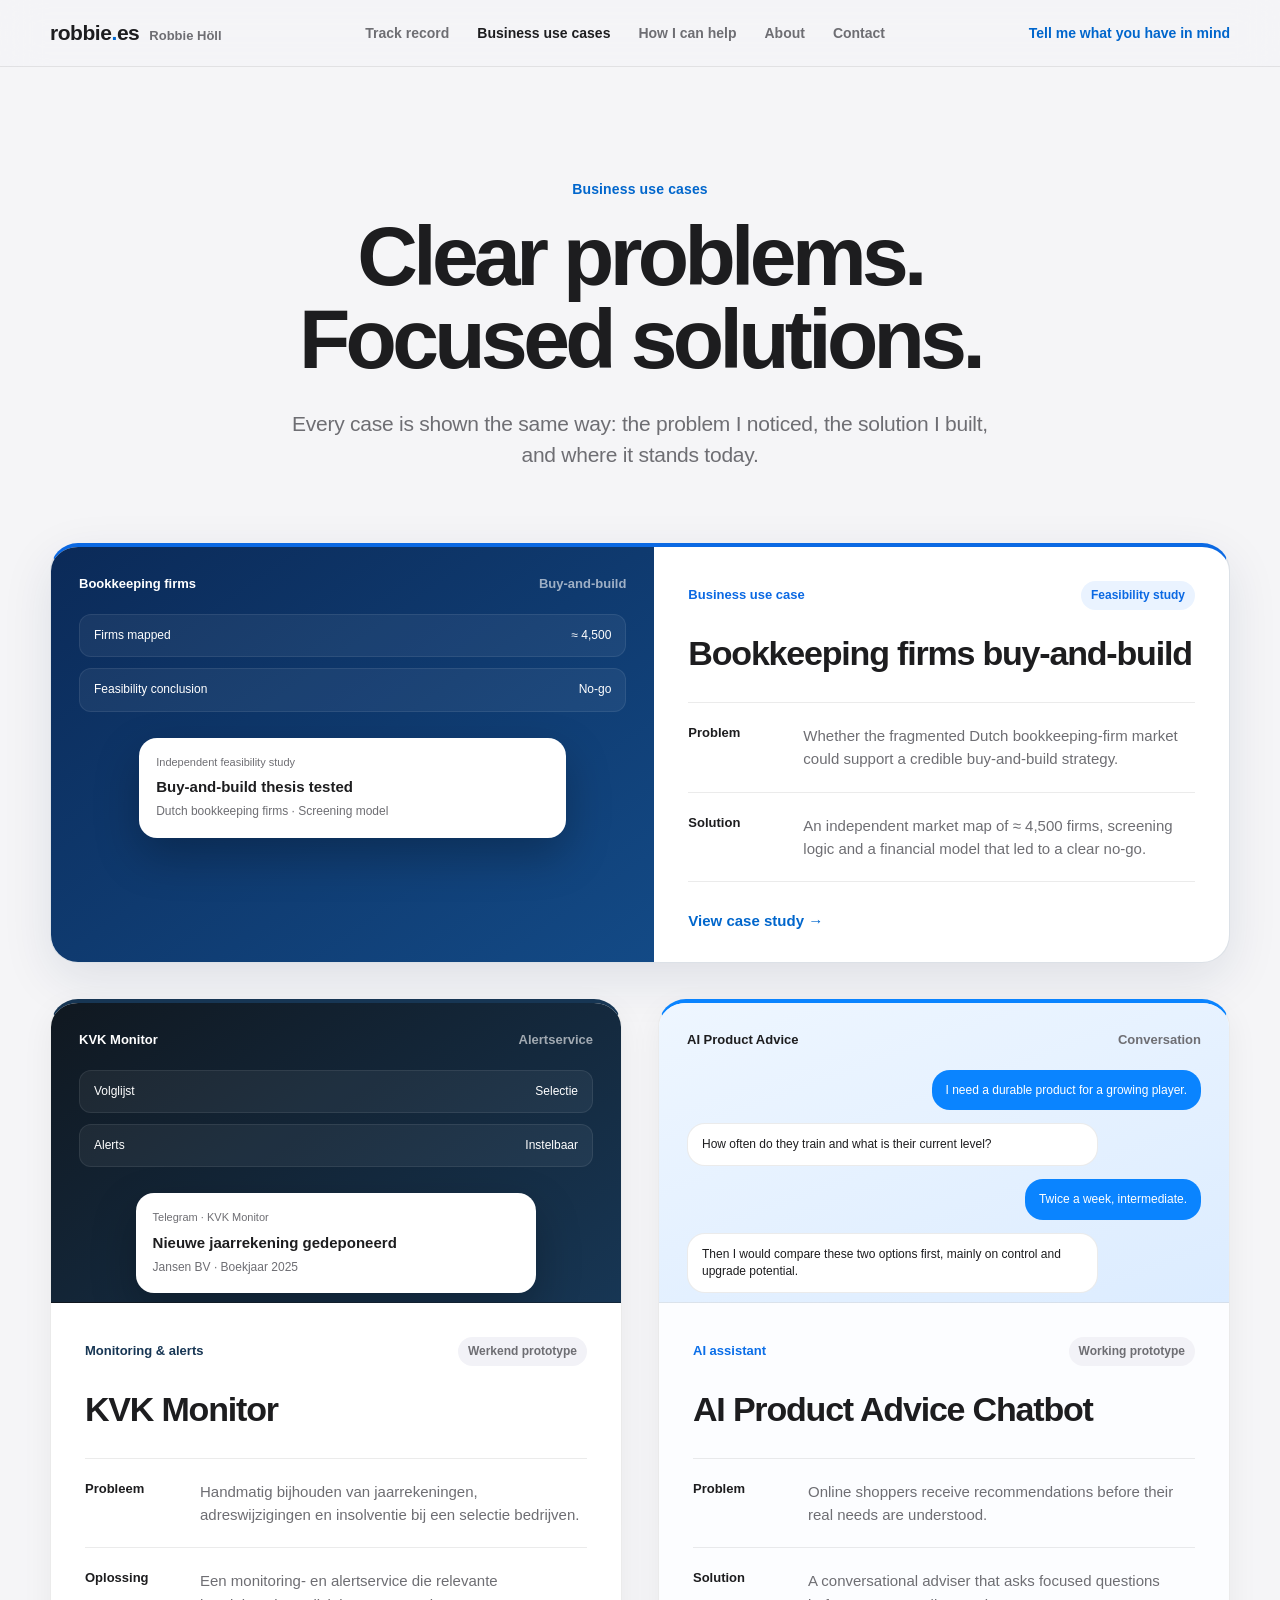
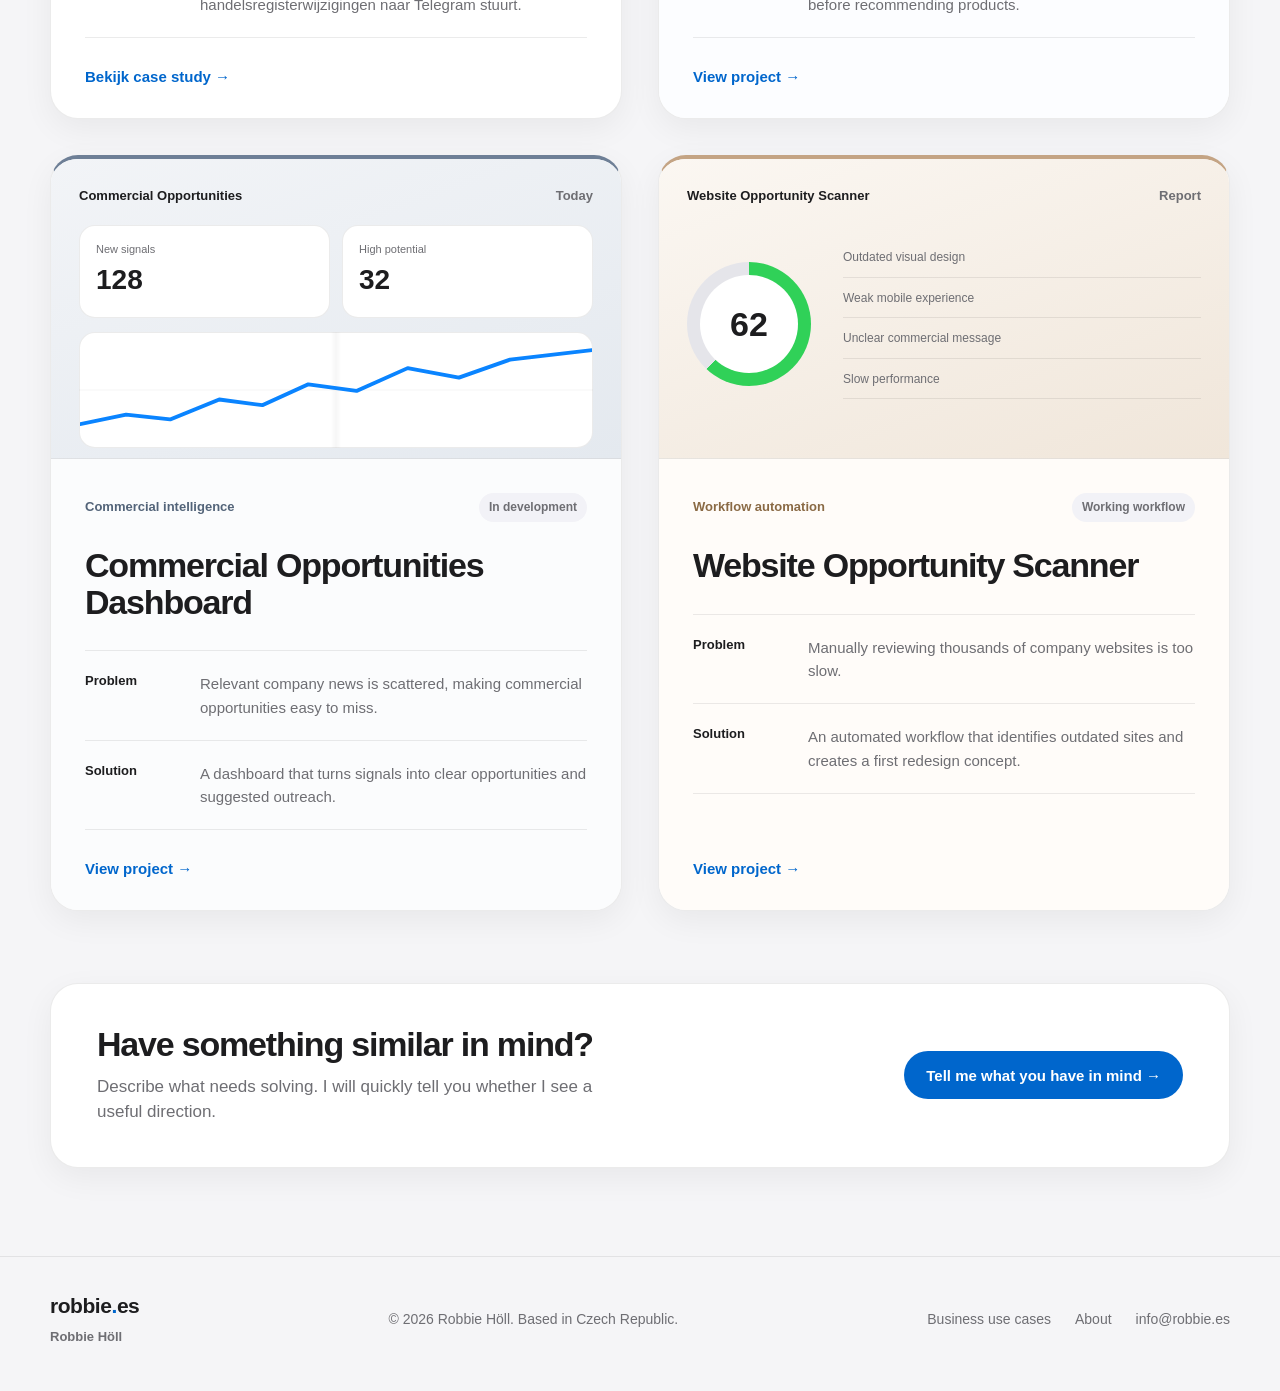
<file: projects.html>
<!doctype html>
<html lang="en">
<head>
  <meta charset="utf-8">
  <meta name="viewport" content="width=device-width, initial-scale=1">
  <meta name="description" content="Focused projects by Robbie Höll — clear problems, practical solutions.">
  <title>Business use cases — Robbie Höll</title>
  <link rel="stylesheet" href="css/projects.css?v=20260801c">
  <link rel="icon" href="favicon.svg" type="image/svg+xml">
</head>
<body>

<header>
  <div class="container nav">
    <div class="brand-wrap">
      <a class="brand" href="index.html">robbie<span>.</span>es</a>
      <span class="full-name">Robbie Höll</span>
    </div>
    <nav class="nav-links" id="navLinks">
      <a href="index.html#track-record">Track record</a>
      <a href="projects.html" aria-current="page">Business use cases</a>
      <a href="index.html#help">How I can help</a>
      <a href="index.html#about">About</a>
      <a href="index.html#contact">Contact</a>
    </nav>
    <a class="nav-cta" href="index.html#contact">Tell me what you have in mind</a>
    <button class="menu-btn" aria-label="Open menu" onclick="toggleMenu()">☰</button>
  </div>
</header>

<section class="hero">
  <div class="container">
    <div class="eyebrow">Business use cases</div>
    <h1>Clear problems.<br>Focused solutions.</h1>
    <p>Every case is shown the same way: the problem I noticed, the solution I built, and where it stands today.</p>
  </div>
</section>

<main class="container grid">

  <article class="card tone-lead" id="bookkeeping-firms">
    <div class="visual visual-lead">
      <div class="mock-head"><span>Bookkeeping firms</span><span class="mock-subtle">Buy-and-build</span></div>
      <div class="signal-list">
        <div class="signal-row"><span>Firms mapped</span><span>≈ 4,500</span></div>
        <div class="signal-row"><span>Feasibility conclusion</span><span>No-go</span></div>
      </div>
      <div class="notification">
        <small>Independent feasibility study</small>
        <strong>Buy-and-build thesis tested</strong>
        <p>Dutch bookkeeping firms · Screening model</p>
      </div>
    </div>
    <div class="content">
      <div class="topline"><span class="category">Business use case</span><span class="status">Feasibility study</span></div>
      <h2>Bookkeeping firms buy-and-build</h2>
      <div class="detail"><span class="detail-label">Problem</span><p>Whether the fragmented Dutch bookkeeping-firm market could support a credible buy-and-build strategy.</p></div>
      <div class="detail"><span class="detail-label">Solution</span><p>An independent market map of ≈ 4,500 firms, screening logic and a financial model that led to a clear no-go.</p></div>
      <a class="view" href="bookkeeping-firms/">View case study <span>→</span></a>
    </div>
  </article>

  <article class="card tone-navy" id="kvk-monitor">
    <div class="visual dark">
      <div class="mock-head"><span>KVK Monitor</span><span class="mock-subtle">Alertservice</span></div>
      <div class="signal-list">
        <div class="signal-row"><span>Volglijst</span><span>Selectie</span></div>
        <div class="signal-row"><span>Alerts</span><span>Instelbaar</span></div>
      </div>
      <div class="notification">
        <small>Telegram · KVK Monitor</small>
        <strong>Nieuwe jaarrekening gedeponeerd</strong>
        <p>Jansen BV · Boekjaar 2025</p>
      </div>
    </div>
    <div class="content">
      <div class="topline"><span class="category">Monitoring &amp; alerts</span><span class="status">Werkend prototype</span></div>
      <h2>KVK Monitor</h2>
      <div class="detail"><span class="detail-label">Probleem</span><p>Handmatig bijhouden van jaarrekeningen, adreswijzigingen en insolventie bij een selectie bedrijven.</p></div>
      <div class="detail"><span class="detail-label">Oplossing</span><p>Een monitoring- en alertservice die relevante handelsregisterwijzigingen naar Telegram stuurt.</p></div>
      <a class="view" href="kvk-monitor/">Bekijk case study <span>→</span></a>
    </div>
  </article>

  <article class="card tone-sky" id="ai-product-advice">
    <div class="visual visual-sky">
      <div class="mock-head"><span>AI Product Advice</span><span class="mock-muted">Conversation</span></div>
      <div class="chat">
        <div class="bubble user">I need a durable product for a growing player.</div>
        <div class="bubble ai">How often do they train and what is their current level?</div>
        <div class="bubble user">Twice a week, intermediate.</div>
        <div class="bubble ai">Then I would compare these two options first, mainly on control and upgrade potential.</div>
      </div>
    </div>
    <div class="content">
      <div class="topline"><span class="category">AI assistant</span><span class="status">Working prototype</span></div>
      <h2>AI Product Advice Chatbot</h2>
      <div class="detail"><span class="detail-label">Problem</span><p>Online shoppers receive recommendations before their real needs are understood.</p></div>
      <div class="detail"><span class="detail-label">Solution</span><p>A conversational adviser that asks focused questions before recommending products.</p></div>
      <a class="view" href="#ai-product-advice">View project <span>→</span></a>
    </div>
  </article>

  <article class="card tone-slate" id="commercial-opportunities">
    <div class="visual visual-slate">
      <div class="mock-head"><span>Commercial Opportunities</span><span class="mock-muted">Today</span></div>
      <div class="metrics">
        <div class="metric"><span>New signals</span><strong>128</strong></div>
        <div class="metric"><span>High potential</span><strong>32</strong></div>
      </div>
      <div class="chart">
        <svg viewBox="0 0 500 120" preserveAspectRatio="none" aria-hidden="true">
          <polyline points="0,96 45,86 88,91 136,70 178,76 223,54 270,61 320,37 370,47 420,28 500,18" fill="none" stroke="#0a84ff" stroke-width="4" stroke-linecap="round" stroke-linejoin="round"/>
        </svg>
      </div>
    </div>
    <div class="content">
      <div class="topline"><span class="category">Commercial intelligence</span><span class="status">In development</span></div>
      <h2>Commercial Opportunities Dashboard</h2>
      <div class="detail"><span class="detail-label">Problem</span><p>Relevant company news is scattered, making commercial opportunities easy to miss.</p></div>
      <div class="detail"><span class="detail-label">Solution</span><p>A dashboard that turns signals into clear opportunities and suggested outreach.</p></div>
      <a class="view" href="#commercial-opportunities">View project <span>→</span></a>
    </div>
  </article>

  <article class="card tone-warm" id="website-opportunity-scanner">
    <div class="visual visual-warm">
      <div class="mock-head"><span>Website Opportunity Scanner</span><span class="mock-muted">Report</span></div>
      <div class="scanner">
        <div class="score"><strong>62</strong></div>
        <div class="issues">
          <div>Outdated visual design</div>
          <div>Weak mobile experience</div>
          <div>Unclear commercial message</div>
          <div>Slow performance</div>
        </div>
      </div>
    </div>
    <div class="content">
      <div class="topline"><span class="category">Workflow automation</span><span class="status">Working workflow</span></div>
      <h2>Website Opportunity Scanner</h2>
      <div class="detail"><span class="detail-label">Problem</span><p>Manually reviewing thousands of company websites is too slow.</p></div>
      <div class="detail"><span class="detail-label">Solution</span><p>An automated workflow that identifies outdated sites and creates a first redesign concept.</p></div>
      <a class="view" href="#website-opportunity-scanner">View project <span>→</span></a>
    </div>
  </article>

</main>

<section class="cta-band">
  <div class="container">
    <div class="cta-card">
      <div>
        <h2>Have something similar in mind?</h2>
        <p>Describe what needs solving. I will quickly tell you whether I see a useful direction.</p>
      </div>
      <a class="btn-primary" href="index.html#contact">Tell me what you have in mind →</a>
    </div>
  </div>
</section>

<footer>
  <div class="container footer-grid">
    <div>
      <a class="brand" href="index.html">robbie<span>.</span>es</a>
      <div class="full-name" style="margin-top:7px">Robbie Höll</div>
    </div>
    <span>© 2026 Robbie Höll. Based in Czech Republic.</span>
    <div class="footer-links">
      <a href="projects.html">Business use cases</a>
      <a href="index.html#about">About</a>
      <a href="mailto:info@robbie.es">info@robbie.es</a>
    </div>
  </div>
</footer>

<script src="js/main.js?v=20260801c" defer></script>
</body>
</html>
</file>
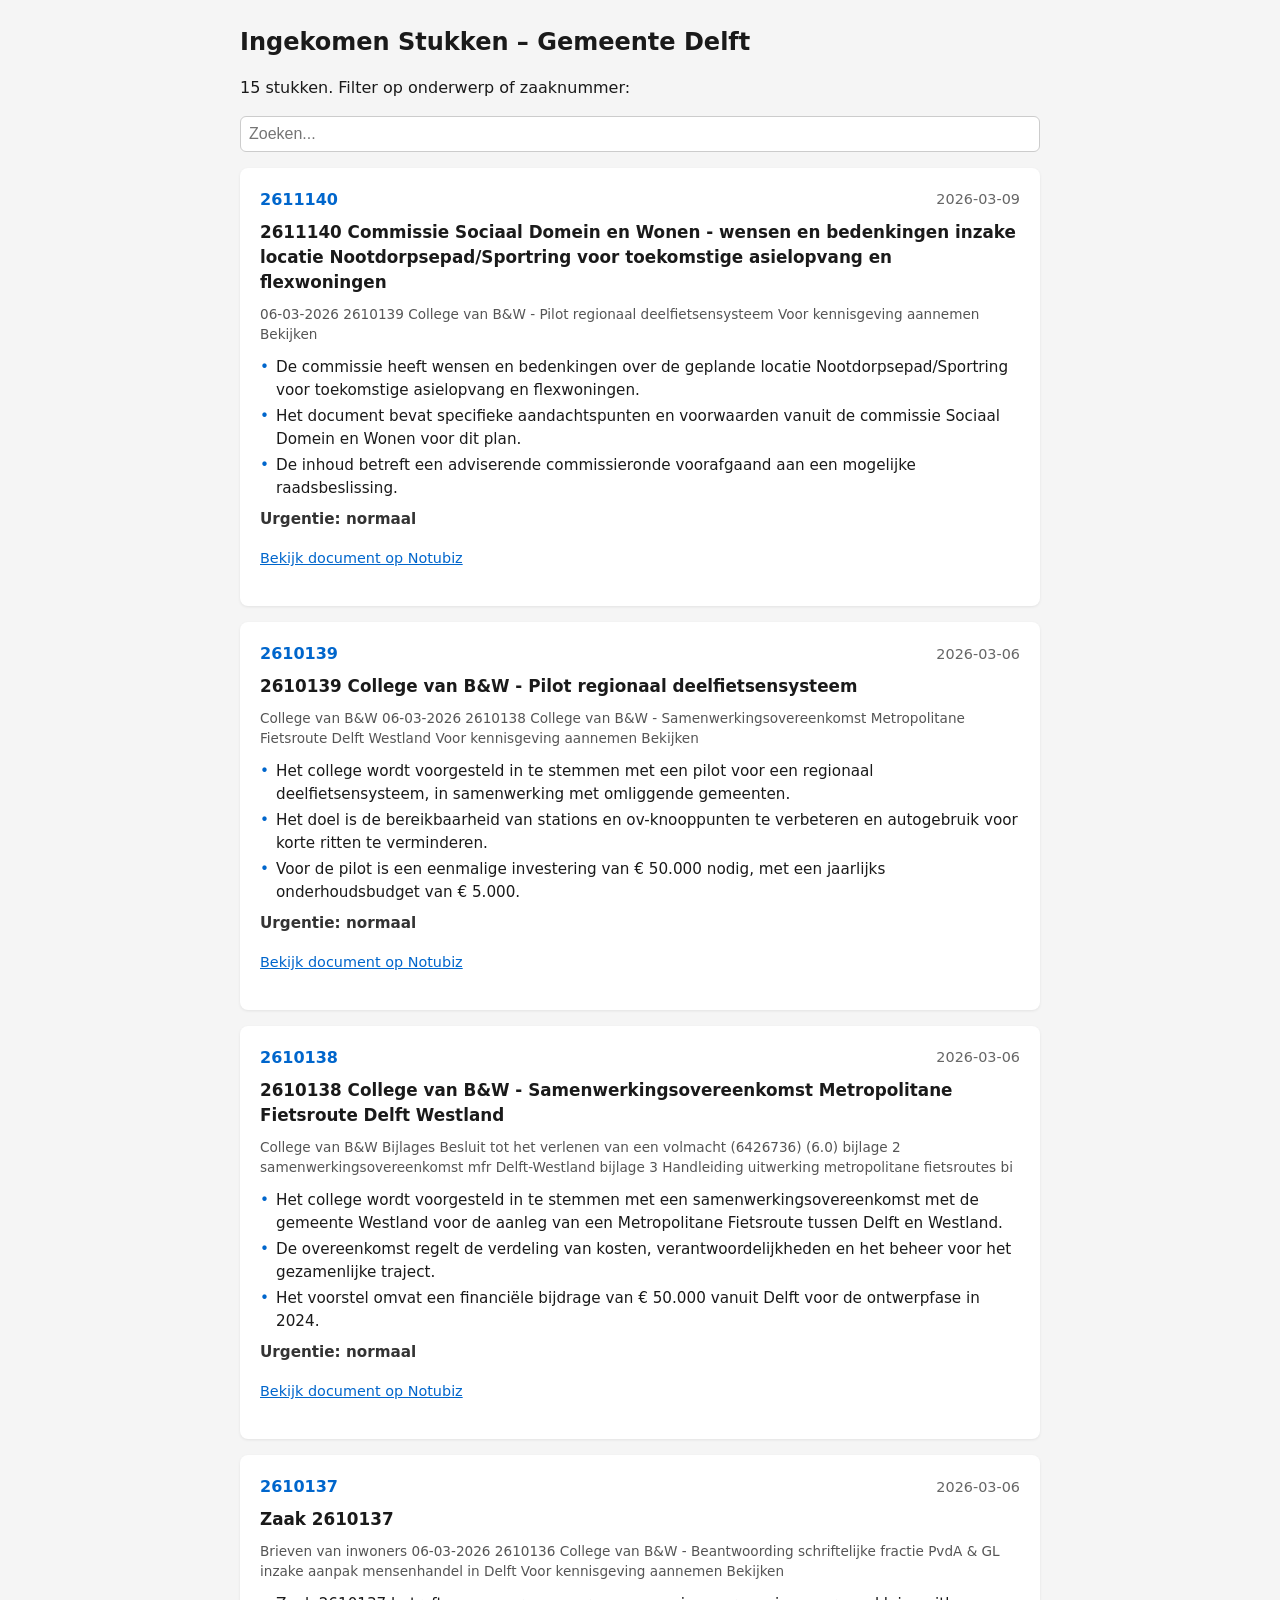
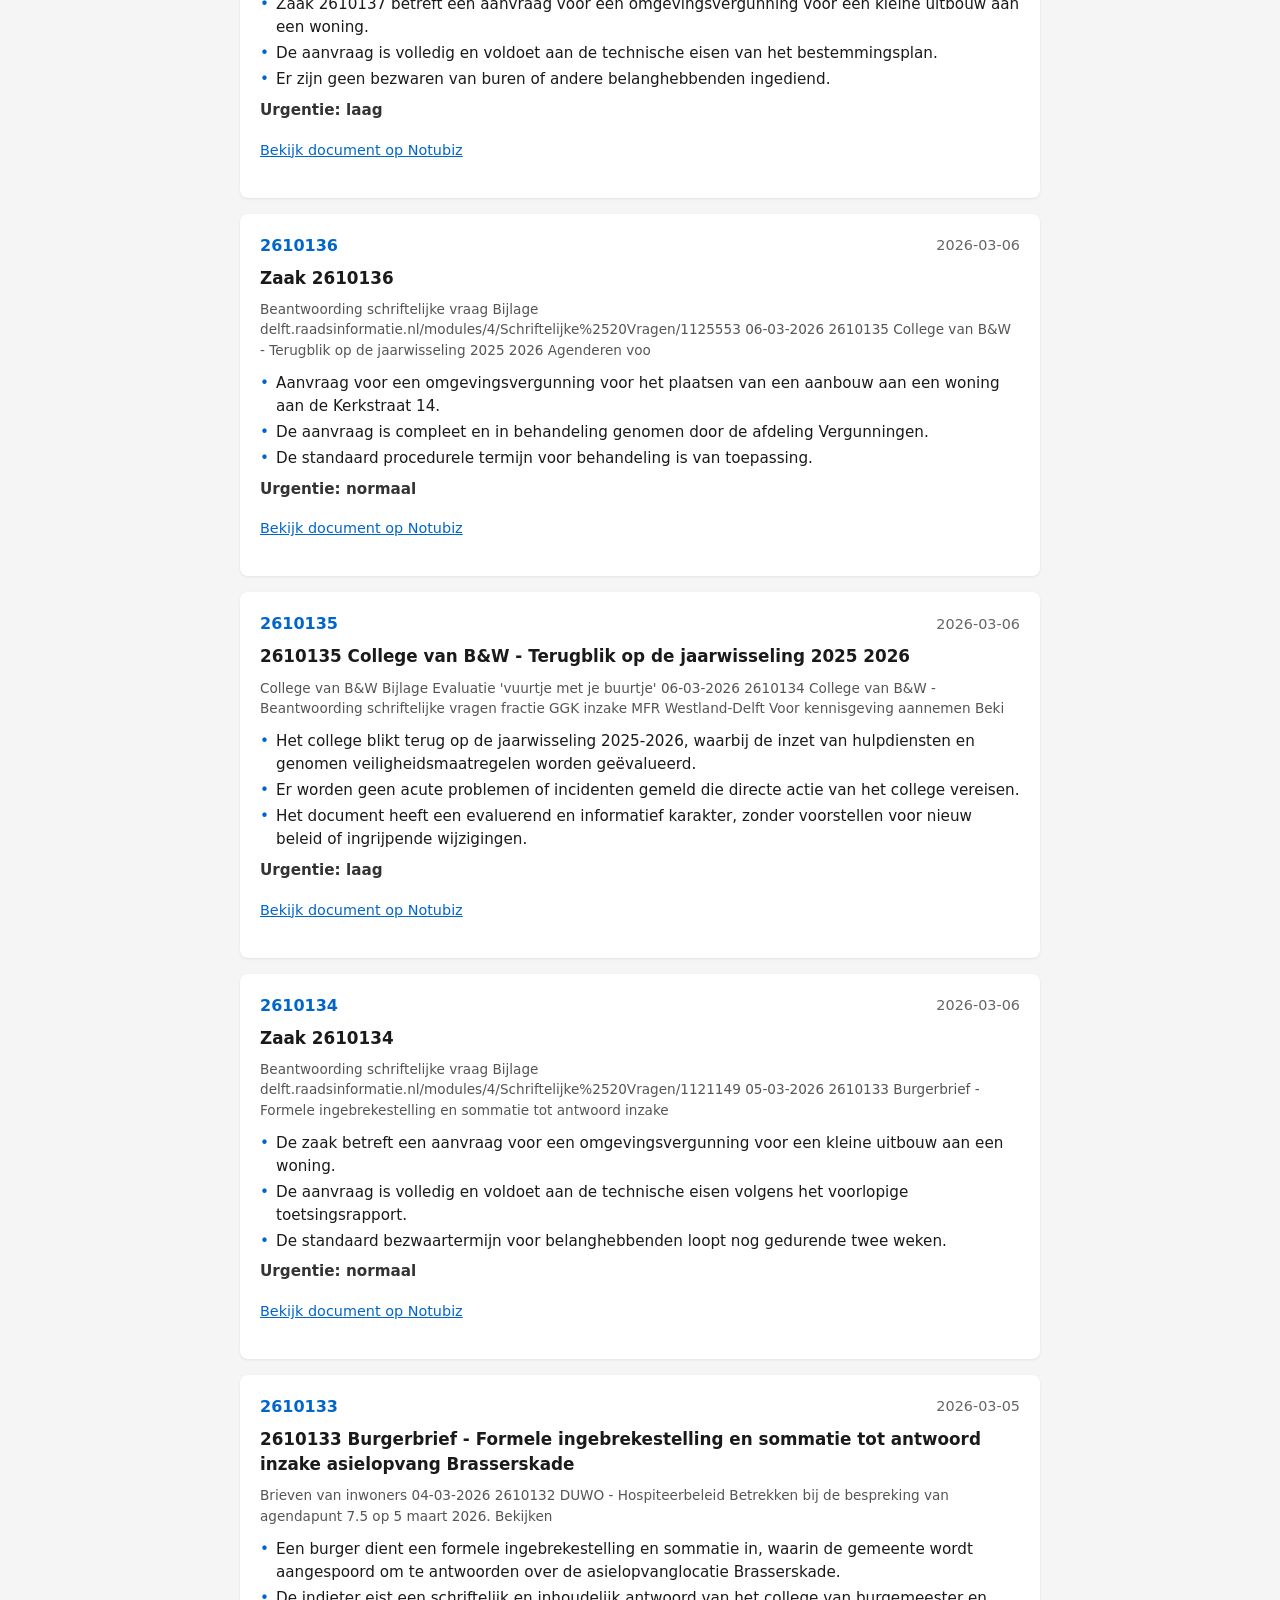
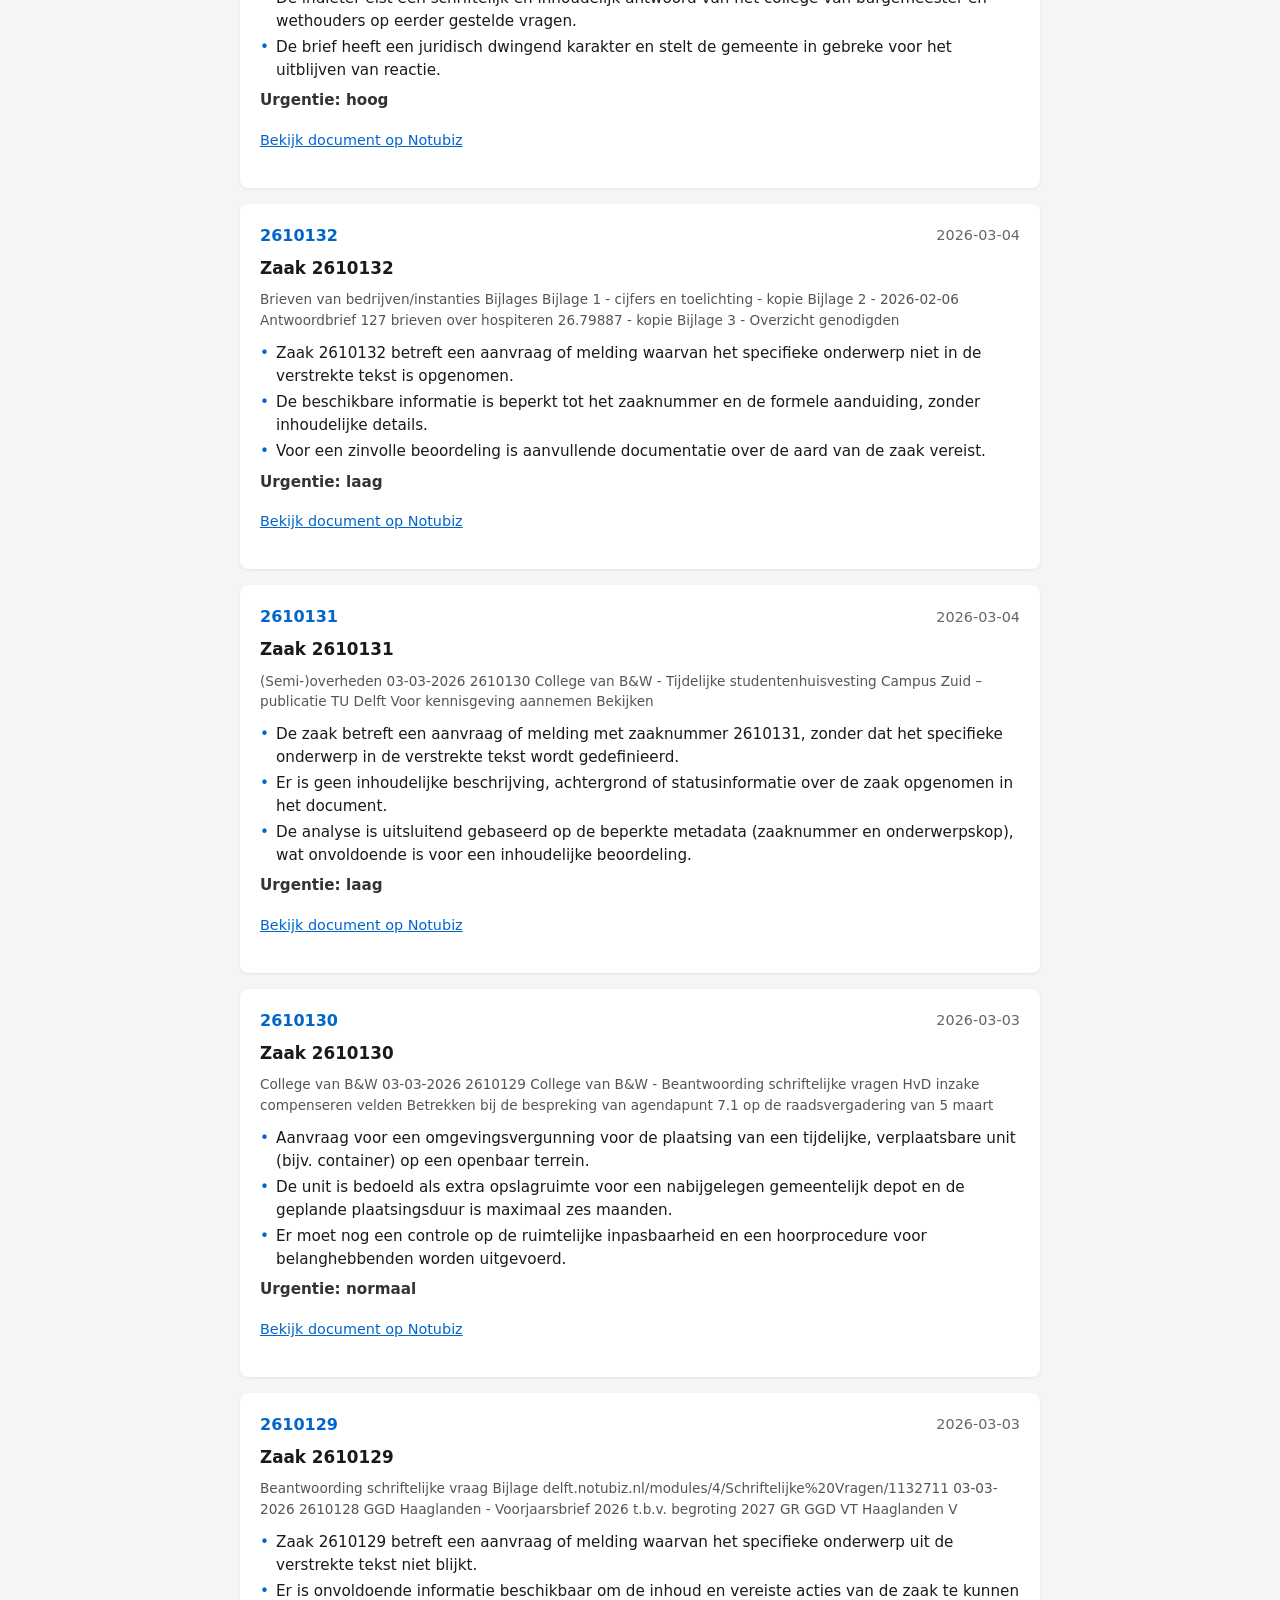
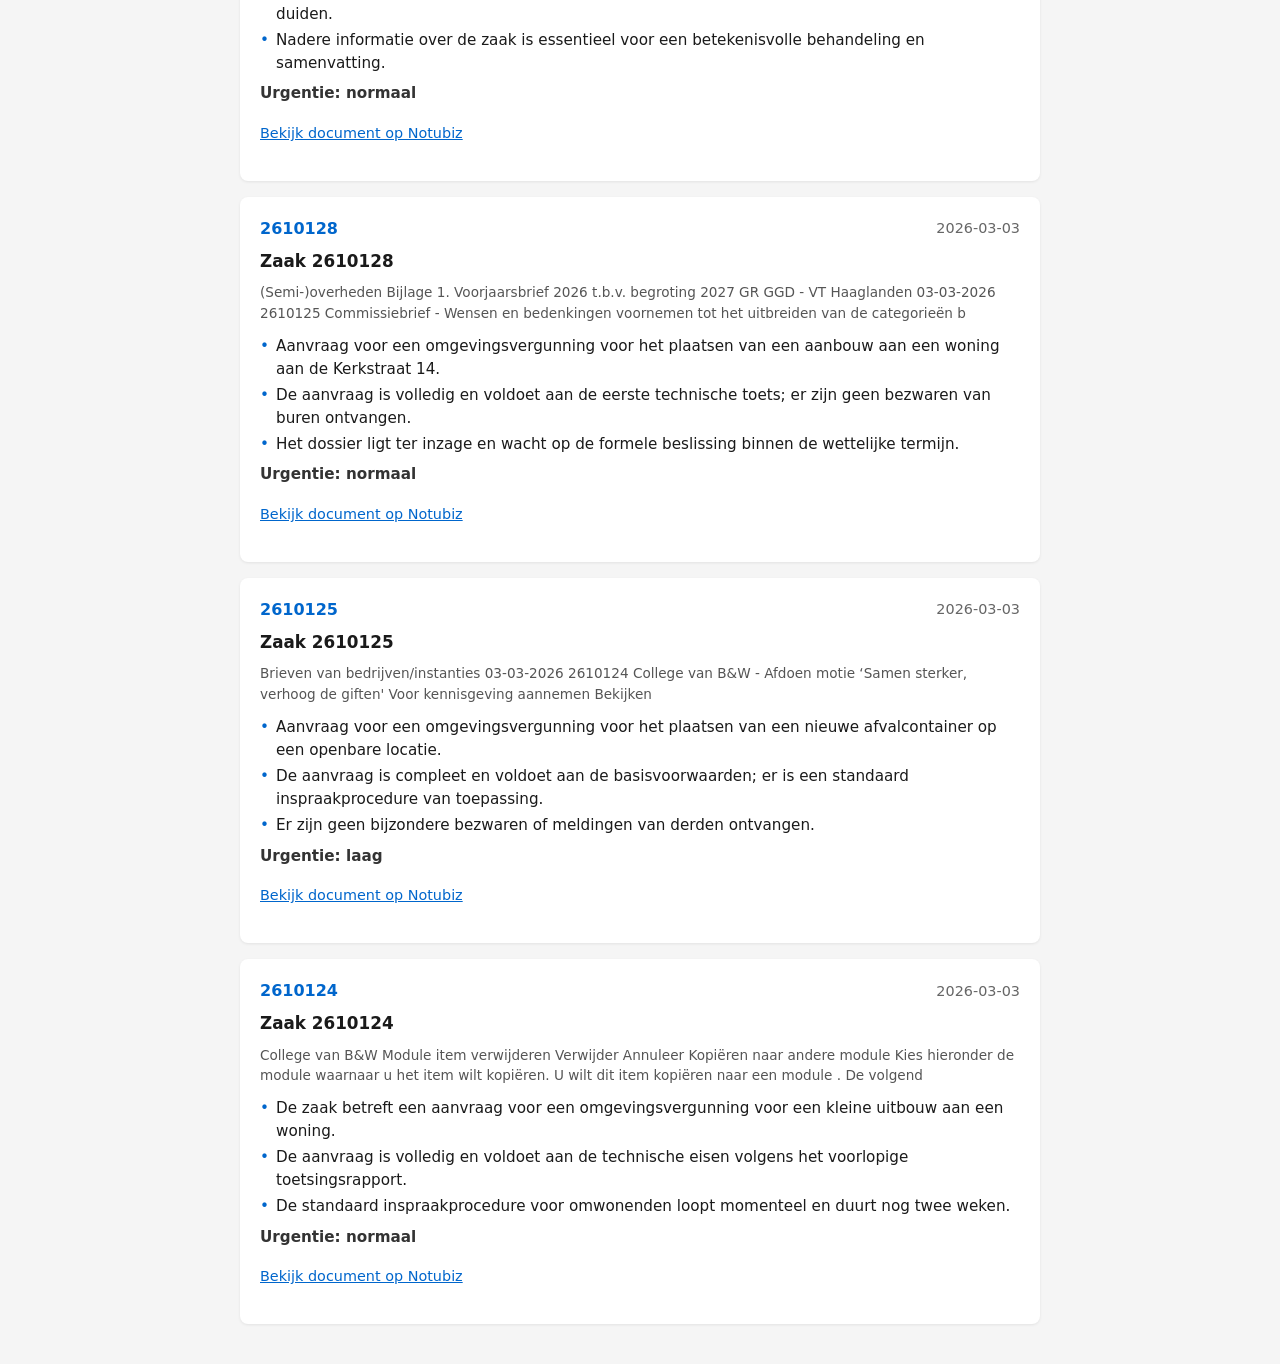
<file: rapport_ingekomen_stukken.html>
<!DOCTYPE html>
<html lang="nl">
<head>
  <meta charset="utf-8">
  <meta name="viewport" content="width=device-width, initial-scale=1">
  <title>Ingekomen Stukken – Gemeente Delft</title>
  <style>
    :root { font-family: system-ui, -apple-system, sans-serif; line-height: 1.5; color: #1a1a1a; background: #f5f5f5; }
    body { max-width: 800px; margin: 0 auto; padding: 1.5rem; }
    h1 { margin-top: 0; font-size: 1.5rem; }
    .card {
      background: #fff; border-radius: 8px; padding: 1.25rem; margin-bottom: 1rem;
      box-shadow: 0 1px 3px rgba(0,0,0,.08);
    }
    .card header { display: flex; justify-content: space-between; align-items: center; margin-bottom: 0.5rem; }
    .zaaknummer { font-weight: 600; color: #0066cc; }
    time { font-size: 0.9rem; color: #666; }
    .card h2 { font-size: 1.05rem; margin: 0 0 0.5rem; font-weight: 600; }
    .afzender { font-size: 0.85rem; color: #555; margin: 0 0 0.75rem; }
    .samenvatting { font-size: 0.95rem; margin-bottom: 0.75rem; }
    .samenvatting .bullet { margin: 0.2rem 0; padding-left: 1rem; position: relative; }
    .samenvatting .bullet::before { content: "•"; position: absolute; left: 0; color: #0066cc; }
    .samenvatting .urgentie { margin: 0.5rem 0 0; font-weight: 600; color: #333; }
    .link a { font-size: 0.9rem; color: #0066cc; }
    #zoek { width: 100%; padding: 0.5rem; margin-bottom: 1rem; font-size: 1rem; box-sizing: border-box; border: 1px solid #ccc; border-radius: 6px; }
  </style>
</head>
<body>
  <h1>Ingekomen Stukken – Gemeente Delft</h1>
  <p>15 stukken. Filter op onderwerp of zaaknummer:</p>
  <input type="text" id="zoek" placeholder="Zoeken..." aria-label="Zoeken">
  <div id="lijst">

    <article class="card" data-zaak="2611140">
      <header>
        <span class="zaaknummer">2611140</span>
        <time datetime="2026-03-09">2026-03-09</time>
      </header>
      <h2>2611140 Commissie Sociaal Domein en Wonen - wensen en bedenkingen inzake locatie Nootdorpsepad/Sportring voor toekomstige asielopvang en flexwoningen</h2>
      <p class="afzender">06-03-2026 2610139 College van B&amp;W - Pilot regionaal deelfietsensysteem Voor kennisgeving aannemen Bekijken</p>
      <div class="samenvatting"><p class="bullet">De commissie heeft wensen en bedenkingen over de geplande locatie Nootdorpsepad/Sportring voor toekomstige asielopvang en flexwoningen.</p><p class="bullet">Het document bevat specifieke aandachtspunten en voorwaarden vanuit de commissie Sociaal Domein en Wonen voor dit plan.</p><p class="bullet">De inhoud betreft een adviserende commissieronde voorafgaand aan een mogelijke raadsbeslissing.</p><p class="urgentie">Urgentie: normaal</p></div>
      <p class="link"><a href="https://delft.notubiz.nl/document/16691788/1/2611140+Commissie+Sociaal+Domein+en+Wonen+-+wensen+en+bedenkingen+inzake+locatie+NootdorpsepadSportring+voor+toekomstige+asielopvang+en+flexwoningen?connection_type=17&amp;connection_id=13074038" target="_blank" rel="noopener">Bekijk document op Notubiz</a></p>
    </article>

    <article class="card" data-zaak="2610139">
      <header>
        <span class="zaaknummer">2610139</span>
        <time datetime="2026-03-06">2026-03-06</time>
      </header>
      <h2>2610139 College van B&amp;W - Pilot regionaal deelfietsensysteem</h2>
      <p class="afzender">College van B&amp;W 06-03-2026 2610138 College van B&amp;W - Samenwerkingsovereenkomst Metropolitane Fietsroute Delft Westland Voor kennisgeving aannemen Bekijken</p>
      <div class="samenvatting"><p class="bullet">Het college wordt voorgesteld in te stemmen met een pilot voor een regionaal deelfietsensysteem, in samenwerking met omliggende gemeenten.</p><p class="bullet">Het doel is de bereikbaarheid van stations en ov-knooppunten te verbeteren en autogebruik voor korte ritten te verminderen.</p><p class="bullet">Voor de pilot is een eenmalige investering van € 50.000 nodig, met een jaarlijks onderhoudsbudget van € 5.000.</p><p class="urgentie">Urgentie: normaal</p></div>
      <p class="link"><a href="https://delft.notubiz.nl/document/16691788/1/2611140+Commissie+Sociaal+Domein+en+Wonen+-+wensen+en+bedenkingen+inzake+locatie+NootdorpsepadSportring+voor+toekomstige+asielopvang+en+flexwoningen?connection_type=17&amp;connection_id=13074038" target="_blank" rel="noopener">Bekijk document op Notubiz</a></p>
    </article>

    <article class="card" data-zaak="2610138">
      <header>
        <span class="zaaknummer">2610138</span>
        <time datetime="2026-03-06">2026-03-06</time>
      </header>
      <h2>2610138 College van B&amp;W - Samenwerkingsovereenkomst Metropolitane Fietsroute Delft Westland</h2>
      <p class="afzender">College van B&amp;W Bijlages Besluit tot het verlenen van een volmacht  (6426736) (6.0) bijlage 2 samenwerkingsovereenkomst mfr Delft-Westland bijlage 3 Handleiding uitwerking metropolitane fietsroutes bi</p>
      <div class="samenvatting"><p class="bullet">Het college wordt voorgesteld in te stemmen met een samenwerkingsovereenkomst met de gemeente Westland voor de aanleg van een Metropolitane Fietsroute tussen Delft en Westland.</p><p class="bullet">De overeenkomst regelt de verdeling van kosten, verantwoordelijkheden en het beheer voor het gezamenlijke traject.</p><p class="bullet">Het voorstel omvat een financiële bijdrage van € 50.000 vanuit Delft voor de ontwerpfase in 2024.</p><p class="urgentie">Urgentie: normaal</p></div>
      <p class="link"><a href="https://delft.notubiz.nl/document/16684846/1/2610139+College+van+B%26W+-+Pilot+regionaal+deelfietsensysteem?connection_type=17&amp;connection_id=13065708" target="_blank" rel="noopener">Bekijk document op Notubiz</a></p>
    </article>

    <article class="card" data-zaak="2610137">
      <header>
        <span class="zaaknummer">2610137</span>
        <time datetime="2026-03-06">2026-03-06</time>
      </header>
      <h2>Zaak 2610137</h2>
      <p class="afzender">Brieven van inwoners 06-03-2026 2610136 College van B&amp;W - Beantwoording schriftelijke fractie PvdA &amp; GL inzake aanpak mensenhandel in Delft Voor kennisgeving aannemen Bekijken</p>
      <div class="samenvatting"><p class="bullet">Zaak 2610137 betreft een aanvraag voor een omgevingsvergunning voor een kleine uitbouw aan een woning.</p><p class="bullet">De aanvraag is volledig en voldoet aan de technische eisen van het bestemmingsplan.</p><p class="bullet">Er zijn geen bezwaren van buren of andere belanghebbenden ingediend.</p><p class="urgentie">Urgentie: laag</p></div>
      <p class="link"><a href="https://delft.notubiz.nl/document/16684846/1/2610139+College+van+B%26W+-+Pilot+regionaal+deelfietsensysteem?connection_type=17&amp;connection_id=13065708" target="_blank" rel="noopener">Bekijk document op Notubiz</a></p>
    </article>

    <article class="card" data-zaak="2610136">
      <header>
        <span class="zaaknummer">2610136</span>
        <time datetime="2026-03-06">2026-03-06</time>
      </header>
      <h2>Zaak 2610136</h2>
      <p class="afzender">Beantwoording schriftelijke vraag Bijlage delft.raadsinformatie.nl/modules/4/Schriftelijke%2520Vragen/1125553 06-03-2026 2610135 College van B&amp;W - Terugblik op de jaarwisseling 2025 2026 Agenderen voo</p>
      <div class="samenvatting"><p class="bullet">Aanvraag voor een omgevingsvergunning voor het plaatsen van een aanbouw aan een woning aan de Kerkstraat 14.</p><p class="bullet">De aanvraag is compleet en in behandeling genomen door de afdeling Vergunningen.</p><p class="bullet">De standaard procedurele termijn voor behandeling is van toepassing.</p><p class="urgentie">Urgentie: normaal</p></div>
      <p class="link"><a href="https://delft.notubiz.nl/document/16684732/1/2610138+College+van+B%26W+-+Samenwerkingsovereenkomst+Metropolitane+Fietsroute+Delft-Westland?connection_type=17&amp;connection_id=13065635" target="_blank" rel="noopener">Bekijk document op Notubiz</a></p>
    </article>

    <article class="card" data-zaak="2610135">
      <header>
        <span class="zaaknummer">2610135</span>
        <time datetime="2026-03-06">2026-03-06</time>
      </header>
      <h2>2610135 College van B&amp;W - Terugblik op de jaarwisseling 2025 2026</h2>
      <p class="afzender">College van B&amp;W Bijlage Evaluatie 'vuurtje met je buurtje' 06-03-2026 2610134 College van B&amp;W - Beantwoording schriftelijke vragen fractie GGK inzake MFR Westland-Delft Voor kennisgeving aannemen Beki</p>
      <div class="samenvatting"><p class="bullet">Het college blikt terug op de jaarwisseling 2025-2026, waarbij de inzet van hulpdiensten en genomen veiligheidsmaatregelen worden geëvalueerd.</p><p class="bullet">Er worden geen acute problemen of incidenten gemeld die directe actie van het college vereisen.</p><p class="bullet">Het document heeft een evaluerend en informatief karakter, zonder voorstellen voor nieuw beleid of ingrijpende wijzigingen.</p><p class="urgentie">Urgentie: laag</p></div>
      <p class="link"><a href="https://delft.notubiz.nl/document/16684732/1/2610138+College+van+B%26W+-+Samenwerkingsovereenkomst+Metropolitane+Fietsroute+Delft-Westland?connection_type=17&amp;connection_id=13065635" target="_blank" rel="noopener">Bekijk document op Notubiz</a></p>
    </article>

    <article class="card" data-zaak="2610134">
      <header>
        <span class="zaaknummer">2610134</span>
        <time datetime="2026-03-06">2026-03-06</time>
      </header>
      <h2>Zaak 2610134</h2>
      <p class="afzender">Beantwoording schriftelijke vraag Bijlage delft.raadsinformatie.nl/modules/4/Schriftelijke%2520Vragen/1121149 05-03-2026 2610133 Burgerbrief - Formele ingebrekestelling en sommatie tot antwoord inzake</p>
      <div class="samenvatting"><p class="bullet">De zaak betreft een aanvraag voor een omgevingsvergunning voor een kleine uitbouw aan een woning.</p><p class="bullet">De aanvraag is volledig en voldoet aan de technische eisen volgens het voorlopige toetsingsrapport.</p><p class="bullet">De standaard bezwaartermijn voor belanghebbenden loopt nog gedurende twee weken.</p><p class="urgentie">Urgentie: normaal</p></div>
      <p class="link"><a href="https://delft.notubiz.nl/document/16683638/1/2610137+Petitie+hospiteren?connection_type=17&amp;connection_id=13064913" target="_blank" rel="noopener">Bekijk document op Notubiz</a></p>
    </article>

    <article class="card" data-zaak="2610133">
      <header>
        <span class="zaaknummer">2610133</span>
        <time datetime="2026-03-05">2026-03-05</time>
      </header>
      <h2>2610133 Burgerbrief - Formele ingebrekestelling en sommatie tot antwoord inzake asielopvang Brasserskade</h2>
      <p class="afzender">Brieven van inwoners 04-03-2026 2610132 DUWO - Hospiteerbeleid Betrekken bij de bespreking van agendapunt 7.5 op 5 maart 2026. Bekijken</p>
      <div class="samenvatting"><p class="bullet">Een burger dient een formele ingebrekestelling en sommatie in, waarin de gemeente wordt aangespoord om te antwoorden over de asielopvanglocatie Brasserskade.</p><p class="bullet">De indieter eist een schriftelijk en inhoudelijk antwoord van het college van burgemeester en wethouders op eerder gestelde vragen.</p><p class="bullet">De brief heeft een juridisch dwingend karakter en stelt de gemeente in gebreke voor het uitblijven van reactie.</p><p class="urgentie">Urgentie: hoog</p></div>
      <p class="link"><a href="https://delft.notubiz.nl/document/16683638/1/2610137+Petitie+hospiteren?connection_type=17&amp;connection_id=13064913" target="_blank" rel="noopener">Bekijk document op Notubiz</a></p>
    </article>

    <article class="card" data-zaak="2610132">
      <header>
        <span class="zaaknummer">2610132</span>
        <time datetime="2026-03-04">2026-03-04</time>
      </header>
      <h2>Zaak 2610132</h2>
      <p class="afzender">Brieven van bedrijven/instanties Bijlages Bijlage 1 - cijfers en toelichting - kopie Bijlage 2 - 2026-02-06 Antwoordbrief 127 brieven over hospiteren 26.79887 - kopie Bijlage 3 - Overzicht genodigden </p>
      <div class="samenvatting"><p class="bullet">Zaak 2610132 betreft een aanvraag of melding waarvan het specifieke onderwerp niet in de verstrekte tekst is opgenomen.</p><p class="bullet">De beschikbare informatie is beperkt tot het zaaknummer en de formele aanduiding, zonder inhoudelijke details.</p><p class="bullet">Voor een zinvolle beoordeling is aanvullende documentatie over de aard van de zaak vereist.</p><p class="urgentie">Urgentie: laag</p></div>
      <p class="link"><a href="https://delft.notubiz.nl/document/16682857/1/2610135+College+van+B%26W+-+Terugblik+op+de+jaarwisseling+2025-2026?connection_type=17&amp;connection_id=13064136" target="_blank" rel="noopener">Bekijk document op Notubiz</a></p>
    </article>

    <article class="card" data-zaak="2610131">
      <header>
        <span class="zaaknummer">2610131</span>
        <time datetime="2026-03-04">2026-03-04</time>
      </header>
      <h2>Zaak 2610131</h2>
      <p class="afzender">(Semi-)overheden 03-03-2026 2610130 College van B&amp;W - Tijdelijke studentenhuisvesting Campus Zuid – publicatie TU Delft Voor kennisgeving aannemen Bekijken</p>
      <div class="samenvatting"><p class="bullet">De zaak betreft een aanvraag of melding met zaaknummer 2610131, zonder dat het specifieke onderwerp in de verstrekte tekst wordt gedefinieerd.</p><p class="bullet">Er is geen inhoudelijke beschrijving, achtergrond of statusinformatie over de zaak opgenomen in het document.</p><p class="bullet">De analyse is uitsluitend gebaseerd op de beperkte metadata (zaaknummer en onderwerpskop), wat onvoldoende is voor een inhoudelijke beoordeling.</p><p class="urgentie">Urgentie: laag</p></div>
      <p class="link"><a href="https://delft.notubiz.nl/document/16682857/1/2610135+College+van+B%26W+-+Terugblik+op+de+jaarwisseling+2025-2026?connection_type=17&amp;connection_id=13064136" target="_blank" rel="noopener">Bekijk document op Notubiz</a></p>
    </article>

    <article class="card" data-zaak="2610130">
      <header>
        <span class="zaaknummer">2610130</span>
        <time datetime="2026-03-03">2026-03-03</time>
      </header>
      <h2>Zaak 2610130</h2>
      <p class="afzender">College van B&amp;W 03-03-2026 2610129 College van B&amp;W - Beantwoording schriftelijke vragen HvD inzake compenseren velden Betrekken bij de bespreking van agendapunt 7.1 op de raadsvergadering van 5 maart </p>
      <div class="samenvatting"><p class="bullet">Aanvraag voor een omgevingsvergunning voor de plaatsing van een tijdelijke, verplaatsbare unit (bijv. container) op een openbaar terrein.</p><p class="bullet">De unit is bedoeld als extra opslagruimte voor een nabijgelegen gemeentelijk depot en de geplande plaatsingsduur is maximaal zes maanden.</p><p class="bullet">Er moet nog een controle op de ruimtelijke inpasbaarheid en een hoorprocedure voor belanghebbenden worden uitgevoerd.</p><p class="urgentie">Urgentie: normaal</p></div>
      <p class="link"><a href="https://delft.notubiz.nl/document/16676732/1/2610133+Burgerbrief+-+Formele+ingebrekestelling+en+sommatie+tot+antwoord+inzake+asielopvang+Brasserskade?connection_type=17&amp;connection_id=13057437" target="_blank" rel="noopener">Bekijk document op Notubiz</a></p>
    </article>

    <article class="card" data-zaak="2610129">
      <header>
        <span class="zaaknummer">2610129</span>
        <time datetime="2026-03-03">2026-03-03</time>
      </header>
      <h2>Zaak 2610129</h2>
      <p class="afzender">Beantwoording schriftelijke vraag Bijlage delft.notubiz.nl/modules/4/Schriftelijke%20Vragen/1132711 03-03-2026 2610128 GGD Haaglanden - Voorjaarsbrief 2026 t.b.v. begroting 2027 GR GGD VT Haaglanden V</p>
      <div class="samenvatting"><p class="bullet">Zaak 2610129 betreft een aanvraag of melding waarvan het specifieke onderwerp uit de verstrekte tekst niet blijkt.</p><p class="bullet">Er is onvoldoende informatie beschikbaar om de inhoud en vereiste acties van de zaak te kunnen duiden.</p><p class="bullet">Nadere informatie over de zaak is essentieel voor een betekenisvolle behandeling en samenvatting.</p><p class="urgentie">Urgentie: normaal</p></div>
      <p class="link"><a href="https://delft.notubiz.nl/document/16676732/1/2610133+Burgerbrief+-+Formele+ingebrekestelling+en+sommatie+tot+antwoord+inzake+asielopvang+Brasserskade?connection_type=17&amp;connection_id=13057437" target="_blank" rel="noopener">Bekijk document op Notubiz</a></p>
    </article>

    <article class="card" data-zaak="2610128">
      <header>
        <span class="zaaknummer">2610128</span>
        <time datetime="2026-03-03">2026-03-03</time>
      </header>
      <h2>Zaak 2610128</h2>
      <p class="afzender">(Semi-)overheden Bijlage 1. Voorjaarsbrief 2026 t.b.v. begroting 2027 GR GGD - VT Haaglanden 03-03-2026 2610125 Commissiebrief - Wensen en bedenkingen voornemen tot het uitbreiden van de categorieën b</p>
      <div class="samenvatting"><p class="bullet">Aanvraag voor een omgevingsvergunning voor het plaatsen van een aanbouw aan een woning aan de Kerkstraat 14.</p><p class="bullet">De aanvraag is volledig en voldoet aan de eerste technische toets; er zijn geen bezwaren van buren ontvangen.</p><p class="bullet">Het dossier ligt ter inzage en wacht op de formele beslissing binnen de wettelijke termijn.</p><p class="urgentie">Urgentie: normaal</p></div>
      <p class="link"><a href="https://delft.notubiz.nl/document/16669339/1/2610132+DUWO+-+Hospiteerbeleid?connection_type=17&amp;connection_id=13048004" target="_blank" rel="noopener">Bekijk document op Notubiz</a></p>
    </article>

    <article class="card" data-zaak="2610125">
      <header>
        <span class="zaaknummer">2610125</span>
        <time datetime="2026-03-03">2026-03-03</time>
      </header>
      <h2>Zaak 2610125</h2>
      <p class="afzender">Brieven van bedrijven/instanties 03-03-2026 2610124 College van B&amp;W - Afdoen motie ‘Samen sterker, verhoog de giften' Voor kennisgeving aannemen Bekijken</p>
      <div class="samenvatting"><p class="bullet">Aanvraag voor een omgevingsvergunning voor het plaatsen van een nieuwe afvalcontainer op een openbare locatie.</p><p class="bullet">De aanvraag is compleet en voldoet aan de basisvoorwaarden; er is een standaard inspraakprocedure van toepassing.</p><p class="bullet">Er zijn geen bijzondere bezwaren of meldingen van derden ontvangen.</p><p class="urgentie">Urgentie: laag</p></div>
      <p class="link"><a href="https://delft.notubiz.nl/document/16669339/1/2610132+DUWO+-+Hospiteerbeleid?connection_type=17&amp;connection_id=13048004" target="_blank" rel="noopener">Bekijk document op Notubiz</a></p>
    </article>

    <article class="card" data-zaak="2610124">
      <header>
        <span class="zaaknummer">2610124</span>
        <time datetime="2026-03-03">2026-03-03</time>
      </header>
      <h2>Zaak 2610124</h2>
      <p class="afzender">College van B&amp;W Module item verwijderen Verwijder Annuleer Kopiëren naar andere module Kies hieronder de module waarnaar u het item wilt kopiëren. U wilt dit item kopiëren naar een module . De volgend</p>
      <div class="samenvatting"><p class="bullet">De zaak betreft een aanvraag voor een omgevingsvergunning voor een kleine uitbouw aan een woning.</p><p class="bullet">De aanvraag is volledig en voldoet aan de technische eisen volgens het voorlopige toetsingsrapport.</p><p class="bullet">De standaard inspraakprocedure voor omwonenden loopt momenteel en duurt nog twee weken.</p><p class="urgentie">Urgentie: normaal</p></div>
      <p class="link"><a href="https://delft.notubiz.nl/document/16668271/1/2610131+GGD+Haaglanden+-+Voorgenomen+reactie+zienswijze+GR+GGD-VT+Haaglanden?connection_type=17&amp;connection_id=13046822" target="_blank" rel="noopener">Bekijk document op Notubiz</a></p>
    </article>

  </div>
  <script>
    document.getElementById("zoek").addEventListener("input", function () {
      var q = this.value.toLowerCase();
      document.querySelectorAll(".card").forEach(function (card) {
        var text = card.textContent.toLowerCase();
        card.style.display = text.indexOf(q) >= 0 ? "block" : "none";
      });
    });
  </script>
</body>
</html>
</file>
<file: css/home.css>
:root{
  --bg:#fbfaf7;
  --bg-soft:#f5f5f7;
  --warm:#f6f1ea;
  --sand:#d8c4b0;
  --surface:#ffffff;
  --text:#13213a;
  --navy:#0b2a58;
  --secondary:#62708a;
  --blue:#0b69e3;
  --line:rgba(19,33,58,.08);
  --shadow:0 14px 40px rgba(21,45,82,.08);
  --radius:24px;
  --font:-apple-system,BlinkMacSystemFont,"SF Pro Display","SF Pro Text","Helvetica Neue",Arial,sans-serif;
}
*{box-sizing:border-box}
html{scroll-behavior:smooth}
body{
  margin:0;
  background:var(--bg);
  color:var(--text);
  font-family:var(--font);
  -webkit-font-smoothing:antialiased;
  line-height:1.55;
}
a{text-decoration:none;color:inherit}
img{max-width:100%;display:block}
button,input,textarea{font:inherit}
.container{width:min(1120px,calc(100% - 48px));margin:0 auto}

header{
  position:sticky;
  top:0;
  z-index:20;
  min-height:68px;
  border-bottom:1px solid var(--line);
  background:rgba(251,250,247,.88);
  backdrop-filter:saturate(180%) blur(18px);
}
.nav{
  min-height:68px;
  display:flex;
  align-items:center;
  justify-content:space-between;
  gap:24px;
}
.brand-wrap{
  display:flex;
  align-items:baseline;
  gap:10px;
  flex-shrink:0;
}
.brand{
  font-size:22px;
  font-weight:700;
  letter-spacing:-.45px;
  color:var(--navy);
}
.brand span{color:var(--blue)}
.full-name{
  font-size:13px;
  color:var(--secondary);
  font-weight:600;
}
.nav-links{
  display:flex;
  align-items:center;
  gap:26px;
  font-size:14px;
  font-weight:580;
  color:var(--secondary);
}
.nav-links a:hover{color:var(--navy)}
.nav-cta{
  color:var(--blue);
  font-size:14px;
  font-weight:650;
  white-space:nowrap;
}
.menu-btn{
  display:none;
  border:0;
  background:transparent;
  font-size:24px;
  cursor:pointer;
  color:var(--navy);
  padding:4px;
}

.btn{
  display:inline-flex;
  align-items:center;
  justify-content:center;
  gap:8px;
  min-height:48px;
  padding:0 22px;
  border-radius:12px;
  border:1px solid transparent;
  font-size:15px;
  font-weight:650;
  cursor:pointer;
  transition:opacity .18s ease,transform .18s ease,border-color .18s ease;
}
.btn-primary{
  background:var(--blue);
  color:#fff;
  box-shadow:0 10px 24px rgba(11,105,227,.2);
}
.btn-primary:hover{opacity:.92;transform:translateY(-1px)}
.btn-primary:disabled{opacity:.55;cursor:wait;transform:none}
.btn-secondary{
  background:var(--surface);
  color:var(--navy);
  border-color:rgba(19,33,58,.14);
}
.btn-secondary:hover{border-color:var(--blue);color:var(--blue)}
.btn:focus-visible,
.text-link:focus-visible,
.nav-links a:focus-visible,
.nav-cta:focus-visible,
.form input:focus-visible,
.form textarea:focus-visible{
  outline:2px solid var(--blue);
  outline-offset:2px;
}
.text-link{
  color:var(--blue);
  font-weight:650;
  font-size:15px;
}
.kicker{
  margin:0 0 10px;
  color:var(--blue);
  font-size:13px;
  font-weight:650;
}

/* Hero */
.hero{padding:72px 0 56px}
.hero-grid{
  display:grid;
  grid-template-columns:minmax(0,1.25fr) minmax(220px,320px);
  gap:44px;
  align-items:center;
}
.hero-meta{
  margin:0 0 18px;
  max-width:34em;
  color:#5a6a84;
  font-size:14px;
  font-weight:600;
  letter-spacing:-.01em;
  line-height:1.45;
}
.hero h1{
  margin:0 0 20px;
  font-size:clamp(48px,6vw,76px);
  line-height:.98;
  letter-spacing:-.05em;
  font-weight:700;
  color:var(--navy);
}
.lead{
  margin:0;
  max-width:34em;
  font-size:20px;
  line-height:1.5;
  color:#465570;
  letter-spacing:-.012em;
}
.note{
  margin:16px 0 0;
  max-width:34em;
  font-size:17px;
  line-height:1.5;
  color:var(--secondary);
}
.hero-actions{
  display:flex;
  flex-wrap:wrap;
  gap:12px;
  margin-top:28px;
}
.portrait-wrap{
  position:relative;
  width:100%;
  max-width:320px;
  justify-self:end;
}
.portrait-wrap::before{
  content:"";
  position:absolute;
  inset:-8% -6% auto auto;
  width:92%;
  aspect-ratio:1;
  border-radius:50%;
  background:radial-gradient(circle at 40% 40%,#efe6da 0,#e8f3ff 42%,#fbfaf7 70%,transparent 75%);
  z-index:0;
}
.portrait-wrap picture{
  position:relative;
  z-index:1;
  display:block;
  width:100%;
  aspect-ratio:1/1;
}
.hero-photo{
  width:100%;
  height:100%;
  aspect-ratio:1/1;
  object-fit:cover;
  object-position:center 16%;
  border-radius:28px;
  box-shadow:var(--shadow);
}

/* Track record */
.track{padding:8px 0 0}
.track-grid{
  display:grid;
  grid-template-columns:repeat(4,minmax(0,1fr));
  border-top:1px solid var(--line);
  border-bottom:1px solid var(--line);
  background:rgba(255,255,255,.72);
}
.track-item{
  padding:26px 22px;
  border-right:1px solid var(--line);
}
.track-item:last-child{border-right:0}
.track-item strong{
  display:block;
  margin-bottom:8px;
  font-size:17px;
  line-height:1.25;
  letter-spacing:-.02em;
  color:var(--navy);
  font-weight:700;
}
.track-item span{
  display:block;
  color:var(--secondary);
  font-size:13px;
  line-height:1.45;
}

/* Transition */
.transition{padding:64px 0}
.transition-inner{
  max-width:760px;
  padding-left:18px;
  border-left:3px solid var(--sand);
}
.transition-lead{
  margin:0;
  font-size:clamp(28px,3.4vw,40px);
  line-height:1.25;
  letter-spacing:-.03em;
  font-weight:700;
  color:var(--navy);
}
.transition-sub{
  margin:16px 0 20px;
  font-size:18px;
  color:var(--secondary);
}

/* Help */
.help{padding:16px 0 64px}
.section-intro{margin-bottom:26px}
.section-intro h2{
  margin:0;
  font-size:clamp(30px,3.8vw,42px);
  letter-spacing:-.035em;
  font-weight:700;
  color:var(--navy);
}
.help-grid{
  display:grid;
  grid-template-columns:repeat(3,minmax(0,1fr));
  gap:18px;
  align-items:stretch;
}
.help-card{
  display:flex;
  flex-direction:column;
  min-height:100%;
  padding:28px;
  background:var(--surface);
  border:1px solid var(--line);
  border-radius:var(--radius);
  box-shadow:0 8px 28px rgba(21,45,82,.05);
}
.help-card h3{
  margin:0 0 12px;
  font-size:21px;
  line-height:1.2;
  letter-spacing:-.02em;
  font-weight:700;
  color:var(--navy);
}
.help-card > p{
  margin:0;
  color:var(--secondary);
  font-size:15px;
  line-height:1.55;
}
.help-note{
  margin:10px 0 0;
  color:#7a6a5a;
  font-size:13px;
  line-height:1.45;
}
.help-card .text-link{
  margin-top:auto;
  padding-top:22px;
}

/* About */
.about{padding:16px 0 64px}
.about-grid{
  display:grid;
  grid-template-columns:240px 1fr;
  gap:40px;
  align-items:start;
  padding:36px;
  background:
    radial-gradient(circle at 12% 20%,rgba(216,196,176,.28),transparent 42%),
    linear-gradient(145deg,#fffaf5,#fff);
  border:1px solid rgba(216,196,176,.35);
  border-radius:28px;
  box-shadow:0 8px 28px rgba(21,45,82,.05);
}
.about-photo-wrap{width:240px}
.about-photo-wrap picture{
  display:block;
  width:100%;
  aspect-ratio:1/1;
}
.about-photo{
  width:100%;
  height:100%;
  object-fit:cover;
  object-position:center top;
  border-radius:22px;
}
.about-copy h2{
  margin:0 0 14px;
  font-size:clamp(28px,3.2vw,36px);
  letter-spacing:-.035em;
  font-weight:700;
  color:var(--navy);
}
.about-copy p{
  margin:0 0 12px;
  color:var(--secondary);
  font-size:16px;
  line-height:1.55;
  max-width:38em;
}
.signature{
  margin:20px 0 12px;
  font:italic 48px/1 "Brush Script MT","Segoe Script",cursive;
  color:var(--navy);
}
.location{
  display:flex;
  flex-wrap:wrap;
  gap:18px;
  color:var(--secondary);
  font-size:14px;
  font-weight:600;
}
.location a{color:var(--blue)}

/* Contact */
.contact{padding:0 0 72px}
.contact-panel{
  display:grid;
  grid-template-columns:.85fr 1.15fr;
  gap:28px;
  padding:30px;
  background:linear-gradient(120deg,#eef6ff,#fff);
  border:1px solid #dbeafb;
  border-radius:28px;
  box-shadow:0 8px 28px rgba(21,45,82,.05);
}
.contact-copy h2{
  margin:0 0 10px;
  font-size:clamp(28px,3.2vw,38px);
  letter-spacing:-.035em;
  font-weight:700;
  color:var(--navy);
}
.contact-copy p{
  margin:0;
  color:var(--secondary);
  font-size:16px;
  line-height:1.5;
  max-width:28em;
}
.contact-email{
  margin-top:16px!important;
  font-size:14px!important;
}
.contact-email a{color:var(--blue);font-weight:650}
.form{display:grid;gap:12px}
.form label{
  display:block;
  margin-bottom:5px;
  font-size:13px;
  font-weight:650;
  color:var(--navy);
}
.optional{
  color:var(--secondary);
  font-weight:500;
}
.form input,
.form textarea{
  width:100%;
  border:1px solid rgba(19,33,58,.12);
  border-radius:12px;
  background:#fff;
  padding:11px 13px;
  color:var(--text);
  outline:none;
}
.form input:focus,
.form textarea:focus{
  border-color:var(--blue);
  box-shadow:0 0 0 3px rgba(11,105,227,.12);
}
.form textarea{min-height:72px;resize:vertical}
.form textarea#importance{min-height:56px}
.form-note{font-size:13px;color:var(--secondary)}
.form-status.is-success{color:#248a3d;font-weight:650}
.form-status.is-error{color:#d70015;font-weight:650}
.botcheck{
  display:none!important;
  position:absolute;
  left:-9999px;
  opacity:0;
  pointer-events:none;
}

footer{
  border-top:1px solid var(--line);
  padding:32px 0 44px;
}
.footer-grid{
  display:flex;
  justify-content:space-between;
  align-items:center;
  gap:24px;
  color:var(--secondary);
  font-size:14px;
}
.footer-links{display:flex;gap:22px}
.footer-links a:hover{color:var(--navy)}

@media(max-width:980px){
  .nav-links{
    display:none;
    position:absolute;
    top:68px;
    left:0;
    right:0;
    background:rgba(255,255,255,.97);
    padding:18px 24px;
    flex-direction:column;
    align-items:flex-start;
    gap:14px;
    border-bottom:1px solid var(--line);
  }
  .nav-links.open{display:flex}
  .menu-btn{display:block}
  .nav-cta{display:none}
  .hero-grid,
  .help-grid,
  .about-grid,
  .contact-panel{grid-template-columns:1fr}
  .portrait-wrap{justify-self:center}
  .track-grid{grid-template-columns:1fr 1fr}
  .track-item:nth-child(2){border-right:0}
  .track-item:nth-child(-n+2){border-bottom:1px solid var(--line)}
  .about-photo-wrap{width:200px}
}
@media(max-width:650px){
  .container{width:min(100% - 28px,1120px)}
  .hero{padding:48px 0 40px}
  .hero h1{font-size:46px}
  .hero-meta{font-size:13px}
  .lead{font-size:18px}
  .track-grid{grid-template-columns:1fr}
  .track-item{
    border-right:0;
    border-bottom:1px solid var(--line);
    padding:18px 4px;
  }
  .track-item:last-child{border-bottom:0}
  .transition{padding:44px 0}
  .transition-inner{padding-left:14px}
  .transition-lead{font-size:26px}
  .help,.about{padding-bottom:48px}
  .about-grid{padding:24px}
  .about-photo-wrap{width:160px}
  .contact-panel{padding:22px}
  .footer-grid{flex-direction:column;align-items:flex-start}
}
</file>
<file: css/projects.css>
:root{
  --bg:#f5f5f7;
  --surface:#ffffff;
  --text:#1d1d1f;
  --secondary:#6e6e73;
  --blue:#0066cc;
  --navy:#08244d;
  --line:rgba(0,0,0,.08);
  --shadow:0 10px 32px rgba(0,0,0,.055);
  --radius:28px;
  --font:-apple-system,BlinkMacSystemFont,"SF Pro Display","SF Pro Text","Helvetica Neue",Arial,sans-serif;
}
*{box-sizing:border-box}
html{scroll-behavior:smooth}
body{
  margin:0;
  background:var(--bg);
  color:var(--text);
  font-family:var(--font);
  -webkit-font-smoothing:antialiased;
  line-height:1.45;
}
a{text-decoration:none;color:inherit}
img{max-width:100%;height:auto;display:block}
button{font:inherit}
.container{width:min(1180px,calc(100% - 48px));margin:0 auto}

header{
  position:sticky;
  top:0;
  z-index:20;
  min-height:66px;
  border-bottom:1px solid var(--line);
  background:rgba(245,245,247,.82);
  backdrop-filter:saturate(180%) blur(20px);
}
.nav{
  min-height:66px;
  display:flex;
  align-items:center;
  justify-content:space-between;
  gap:24px;
}
.brand-wrap{
  display:flex;
  align-items:baseline;
  gap:10px;
  flex-shrink:0;
}
.brand{
  font-size:21px;
  font-weight:730;
  letter-spacing:-.45px;
  color:var(--text);
}
.brand span{color:var(--blue)}
.full-name{
  font-size:13px;
  color:var(--secondary);
  font-weight:600;
}
.nav-links{
  display:flex;
  align-items:center;
  gap:28px;
  font-size:14px;
  font-weight:580;
  color:var(--secondary);
}
.nav-links a:hover,
.nav-links a[aria-current="page"]{color:var(--text)}
.nav-cta{
  color:var(--blue);
  font-size:14px;
  font-weight:650;
  white-space:nowrap;
}
.menu-btn{
  display:none;
  border:0;
  background:transparent;
  font-size:24px;
  cursor:pointer;
  color:var(--text);
  padding:4px;
}

.hero{
  padding:112px 0 72px;
  text-align:center;
}
.eyebrow{
  margin-bottom:16px;
  color:var(--blue);
  font-size:14px;
  font-weight:700;
  letter-spacing:.01em;
}
.hero h1{
  margin:0 auto;
  max-width:900px;
  font-size:clamp(52px,7vw,84px);
  line-height:.98;
  letter-spacing:-.055em;
  font-weight:730;
}
.hero p{
  max-width:720px;
  margin:28px auto 0;
  color:var(--secondary);
  font-size:21px;
  line-height:1.5;
  letter-spacing:-.012em;
}

.grid{
  display:grid;
  grid-template-columns:repeat(2,minmax(0,1fr));
  gap:36px;
  padding-bottom:72px;
  align-items:stretch;
}
.card{
  overflow:hidden;
  display:flex;
  height:100%;
  min-height:0;
  flex-direction:column;
  border:1px solid var(--line);
  border-radius:var(--radius);
  background:var(--surface);
  box-shadow:var(--shadow);
  transition:transform .2s ease,box-shadow .2s ease;
}
.card:hover{
  transform:translateY(-4px);
  box-shadow:0 18px 48px rgba(0,0,0,.1);
}
.card.tone-lead{
  grid-column:1 / -1;
  display:grid;
  grid-template-columns:1.05fr 1fr;
  border-color:rgba(11,42,88,.14);
  box-shadow:0 16px 50px rgba(16,40,80,.1);
  border-top:4px solid #0b69e3;
}
.card.tone-lead .visual,
.card.tone-lead .content{
  height:auto;
  flex:none;
  min-height:100%;
}
.card.tone-navy{border-top:4px solid #173654}
.card.tone-sky{border-top:4px solid #0a84ff}
.card.tone-slate{border-top:4px solid #6e7f96}
.card.tone-warm{border-top:4px solid #c4a484}
.visual{
  height:300px;
  flex:0 0 300px;
  padding:28px;
  border-bottom:1px solid var(--line);
  background:#fafafa;
  overflow:hidden;
}
.visual.dark{
  background:linear-gradient(145deg,#101820,#173654);
  color:#fff;
}
.visual-lead{
  background:linear-gradient(145deg,#0b2a58,#134a86);
  color:#fff;
  border-bottom:0;
}
.visual-sky{
  background:linear-gradient(160deg,#eef6ff,#dcecff);
}
.visual-slate{
  background:linear-gradient(160deg,#f2f4f7,#e4e9ef);
}
.visual-warm{
  background:linear-gradient(160deg,#fbf7f2,#f0e6da);
}
.tone-sky .content{background:#fcfdff}
.tone-slate .content{background:#fbfcfd}
.tone-warm .content{background:#fffcf9}
.tone-navy .category{color:#173654}
.tone-sky .category{color:#0a6ee8}
.tone-slate .category{color:#536479}
.tone-warm .category{color:#8a6a45}
.tone-lead .category{color:#0b69e3}
.tone-lead .status{
  background:#eaf3ff;
  color:#0b69e3;
}
.mock-head{
  display:flex;
  justify-content:space-between;
  align-items:center;
  margin-bottom:20px;
  font-size:13px;
  font-weight:650;
}
.mock-subtle{color:rgba(255,255,255,.6)}
.mock-muted{color:var(--secondary)}
.signal-list{display:grid;gap:11px}
.signal-row{
  display:flex;
  justify-content:space-between;
  padding:12px 14px;
  border:1px solid rgba(255,255,255,.08);
  border-radius:12px;
  background:rgba(255,255,255,.055);
  font-size:12px;
}
.notification{
  width:78%;
  margin:26px auto 0;
  padding:17px;
  border-radius:18px;
  background:#fff;
  color:var(--text);
  box-shadow:0 18px 44px rgba(0,0,0,.25);
}
.notification small{
  display:block;
  margin-bottom:6px;
  color:var(--secondary);
  font-size:11px;
}
.notification strong{display:block;font-size:15px}
.notification p{
  margin:5px 0 0;
  color:var(--secondary);
  font-size:12px;
}

.chat{display:grid;gap:13px}
.bubble{
  max-width:80%;
  padding:12px 14px;
  border-radius:18px;
  font-size:12px;
  line-height:1.4;
}
.bubble.user{
  justify-self:end;
  background:#0a84ff;
  color:#fff;
}
.bubble.ai{
  border:1px solid var(--line);
  background:#fff;
}
.metrics{
  display:grid;
  grid-template-columns:1fr 1fr;
  gap:12px;
}
.metric{
  padding:16px;
  border:1px solid var(--line);
  border-radius:16px;
  background:#fff;
}
.metric span{
  display:block;
  color:var(--secondary);
  font-size:11px;
}
.metric strong{
  display:block;
  margin-top:2px;
  font-size:28px;
}
.chart{
  height:116px;
  margin-top:14px;
  border:1px solid var(--line);
  border-radius:16px;
  background:
    linear-gradient(to right,transparent 0,transparent 49%,rgba(0,0,0,.035) 50%,transparent 51%),
    linear-gradient(to bottom,transparent 0,transparent 49%,rgba(0,0,0,.035) 50%,transparent 51%),
    #fff;
  position:relative;
  overflow:hidden;
}
.chart svg{display:block;width:100%;height:100%}

.scanner{
  display:grid;
  grid-template-columns:130px 1fr;
  gap:26px;
  align-items:center;
  padding-top:24px;
}
.score{
  position:relative;
  width:124px;
  height:124px;
  display:grid;
  place-items:center;
  border-radius:50%;
  background:conic-gradient(#30d158 0 62%,#e5e5ea 62%);
}
.score:after{
  content:"";
  position:absolute;
  inset:13px;
  border-radius:50%;
  background:#fff;
}
.score strong{
  position:relative;
  z-index:1;
  font-size:34px;
}
.issues{
  display:grid;
  gap:12px;
  color:var(--secondary);
  font-size:12px;
}
.issues div{
  padding-bottom:10px;
  border-bottom:1px solid var(--line);
}

.content{
  display:flex;
  flex:1;
  flex-direction:column;
  padding:34px 34px 30px;
}
.topline{
  display:flex;
  align-items:center;
  justify-content:space-between;
  gap:16px;
  margin-bottom:25px;
}
.category{
  color:var(--blue);
  font-size:13px;
  font-weight:700;
}
.status{
  padding:6px 10px;
  border-radius:999px;
  background:#f2f2f7;
  color:var(--secondary);
  font-size:12px;
  font-weight:600;
}
.content h2{
  margin:0 0 30px;
  font-size:34px;
  line-height:1.08;
  letter-spacing:-.035em;
  font-weight:710;
}
.detail{
  display:grid;
  grid-template-columns:95px 1fr;
  gap:20px;
  padding:21px 0;
  border-top:1px solid var(--line);
}
.detail:last-of-type{border-bottom:1px solid var(--line)}
.detail-label{
  color:var(--text);
  font-size:13px;
  font-weight:680;
}
.detail p{
  margin:0;
  color:var(--secondary);
  font-size:15px;
  line-height:1.55;
}
.view{
  margin-top:auto;
  padding-top:28px;
  color:var(--blue);
  font-size:15px;
  font-weight:650;
}
.view span{display:inline-block;transition:transform .18s ease}
.card:hover .view span{transform:translateX(4px)}

.cta-band{
  padding:0 0 88px;
}
.cta-card{
  display:flex;
  align-items:center;
  justify-content:space-between;
  gap:32px;
  padding:42px 46px;
  border:1px solid var(--line);
  border-radius:var(--radius);
  background:var(--surface);
  box-shadow:var(--shadow);
}
.cta-card h2{
  margin:0 0 10px;
  font-size:34px;
  letter-spacing:-.035em;
  font-weight:710;
  line-height:1.1;
}
.cta-card p{
  margin:0;
  max-width:520px;
  color:var(--secondary);
  font-size:17px;
  line-height:1.5;
}
.btn-primary{
  display:inline-flex;
  align-items:center;
  justify-content:center;
  min-height:48px;
  padding:0 22px;
  border-radius:980px;
  background:var(--blue);
  color:#fff;
  font-size:15px;
  font-weight:650;
  white-space:nowrap;
  transition:opacity .18s ease;
}
.btn-primary:hover{opacity:.88}

footer{
  border-top:1px solid var(--line);
  padding:34px 0 44px;
  background:transparent;
}
.footer-grid{
  display:flex;
  justify-content:space-between;
  align-items:center;
  gap:24px;
  color:var(--secondary);
  font-size:14px;
}
.footer-links{display:flex;gap:24px}
.footer-links a:hover{color:var(--text)}

@media(max-width:980px){
  .nav-links{
    display:none;
    position:absolute;
    top:66px;
    left:0;
    right:0;
    background:rgba(255,255,255,.96);
    padding:20px 24px;
    flex-direction:column;
    align-items:flex-start;
    gap:16px;
    border-bottom:1px solid var(--line);
  }
  .nav-links.open{display:flex}
  .menu-btn{display:block}
  .nav-cta{display:none}
}
@media(max-width:820px){
  .container{width:min(100% - 28px,1180px)}
  .hero{padding-top:82px}
  .grid{grid-template-columns:1fr}
  .card{min-height:auto}
  .card.tone-lead{
    grid-column:auto;
    grid-template-columns:1fr;
  }
  .card.tone-lead .visual{
    height:300px;
    flex:0 0 300px;
  }
  .cta-card{flex-direction:column;align-items:flex-start;padding:32px}
}
@media(max-width:520px){
  .hero h1{font-size:48px}
  .hero p{font-size:18px}
  .visual{height:280px;flex:0 0 280px;padding:22px}
  .content{padding:28px 24px 24px}
  .detail{grid-template-columns:1fr;gap:7px}
  .content h2{font-size:28px}
  .cta-card h2{font-size:28px}
  .footer-grid{flex-direction:column;align-items:flex-start}
  .scanner{grid-template-columns:1fr;gap:18px}
}
</file>
